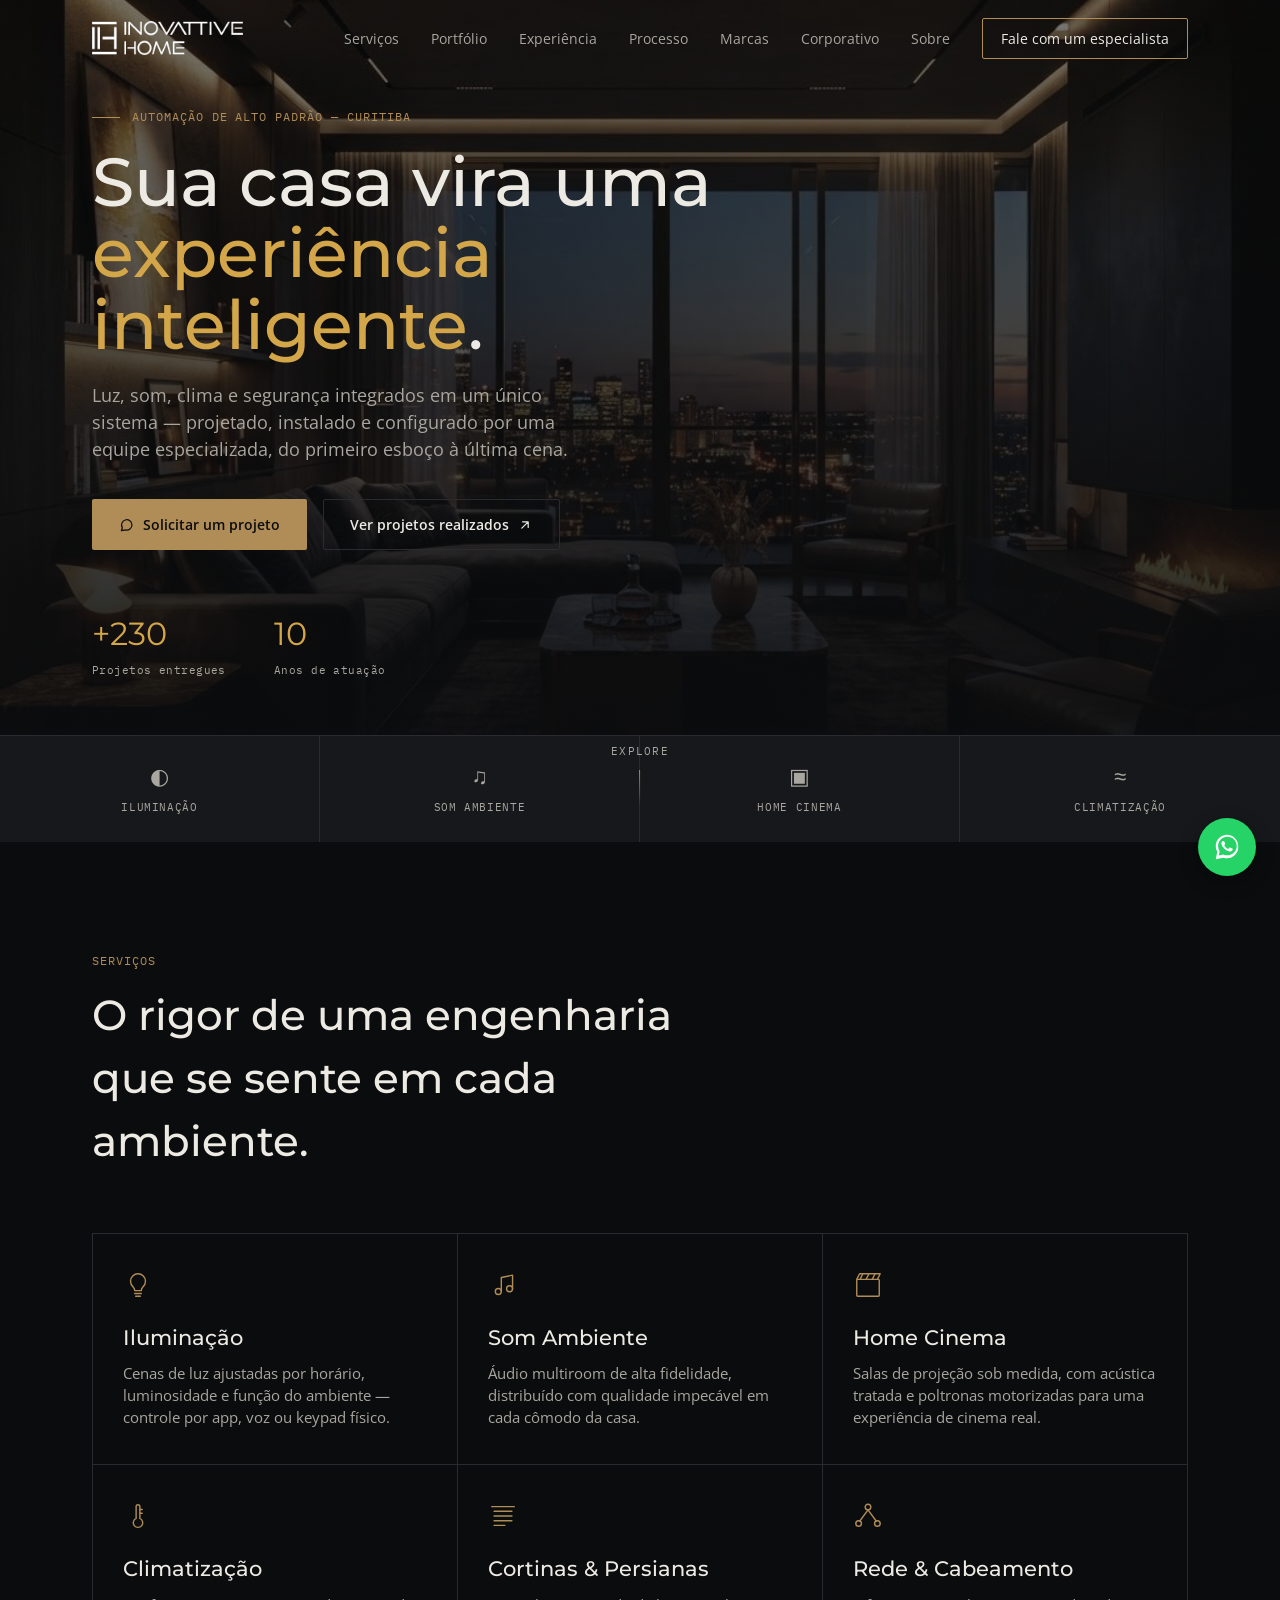
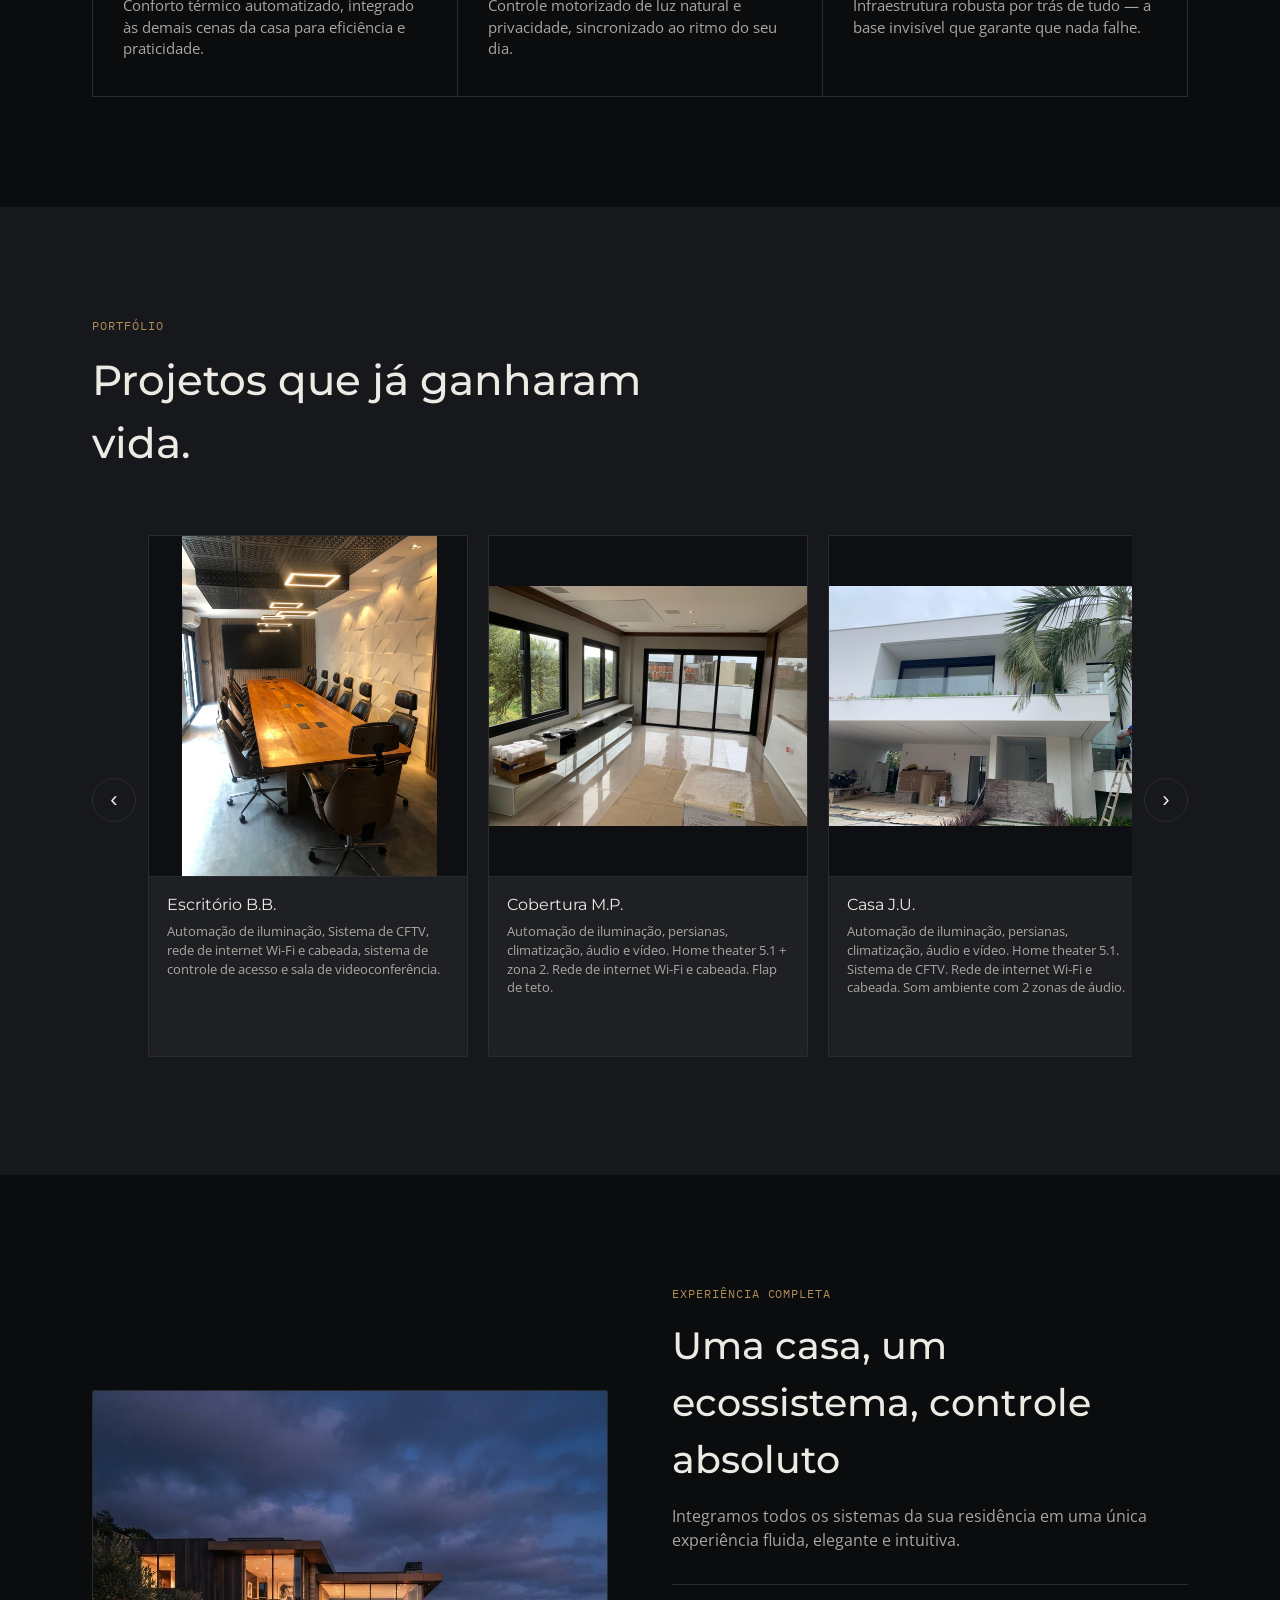
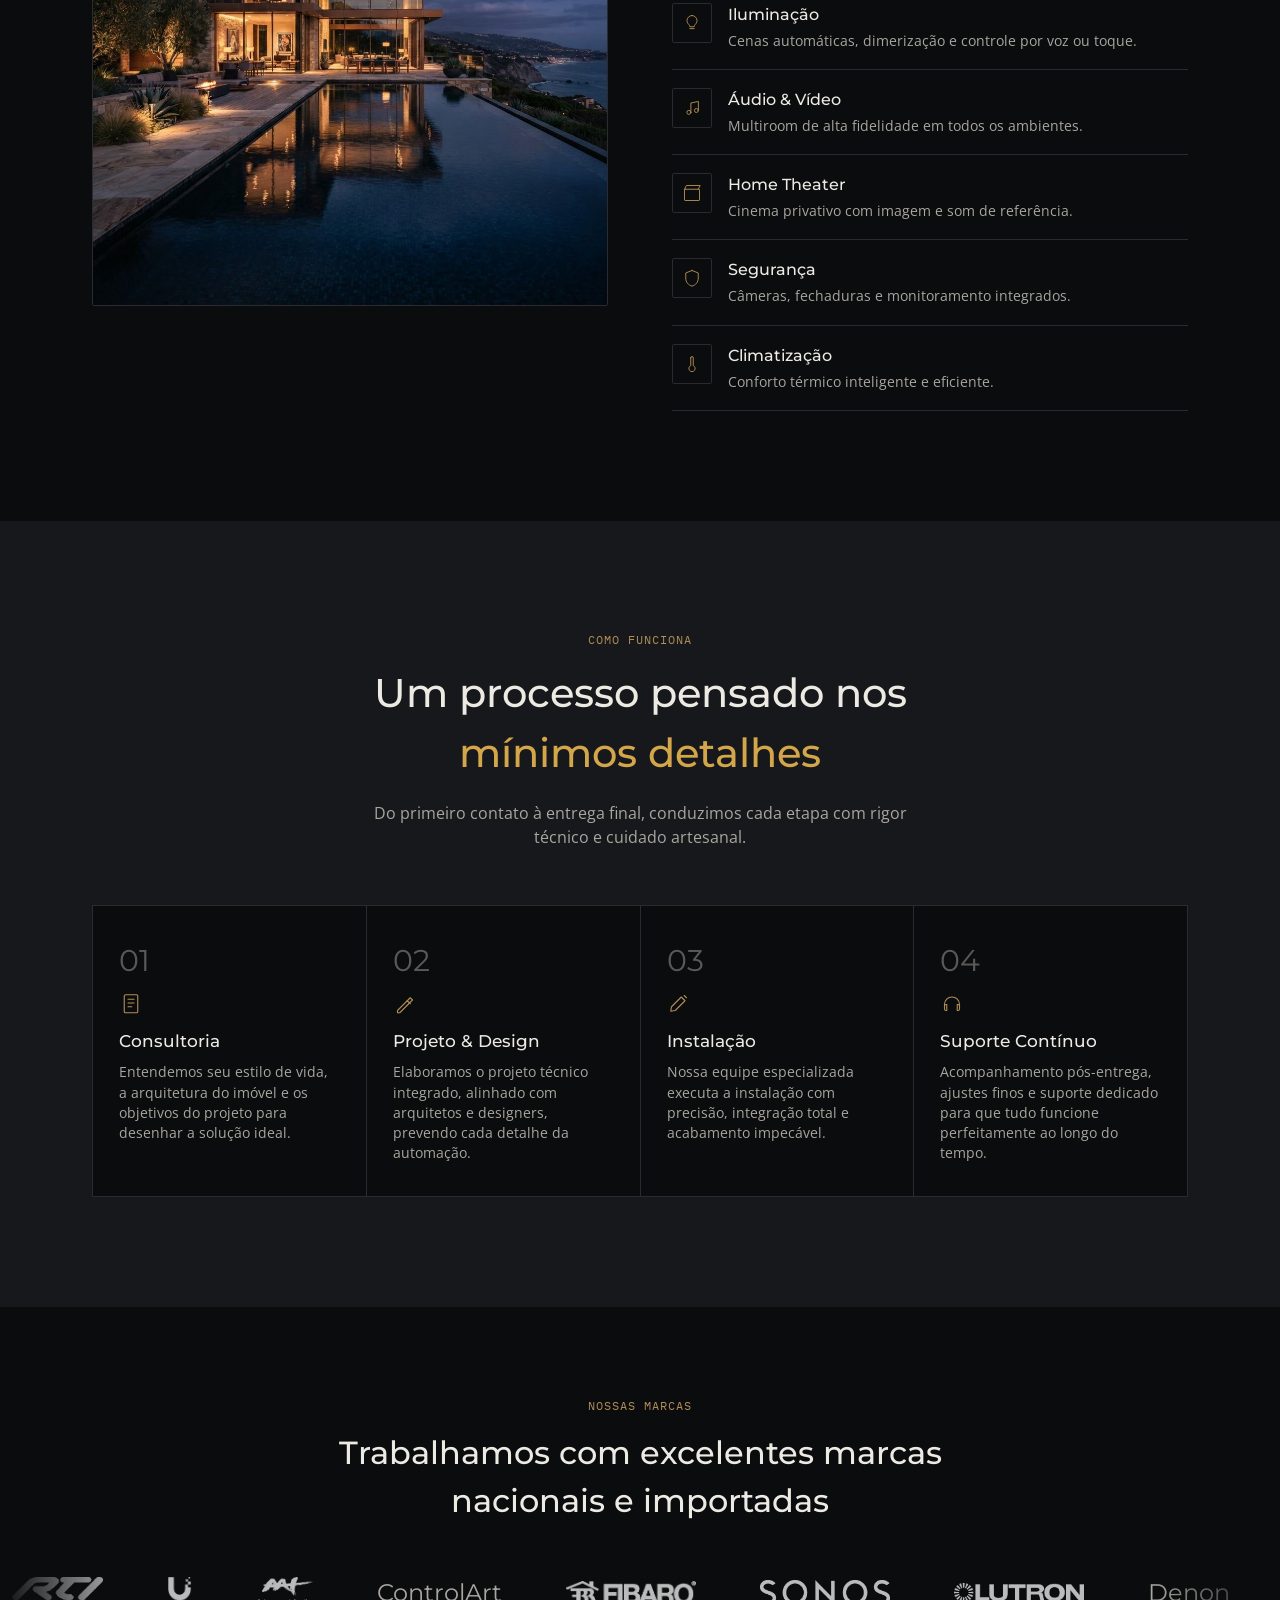
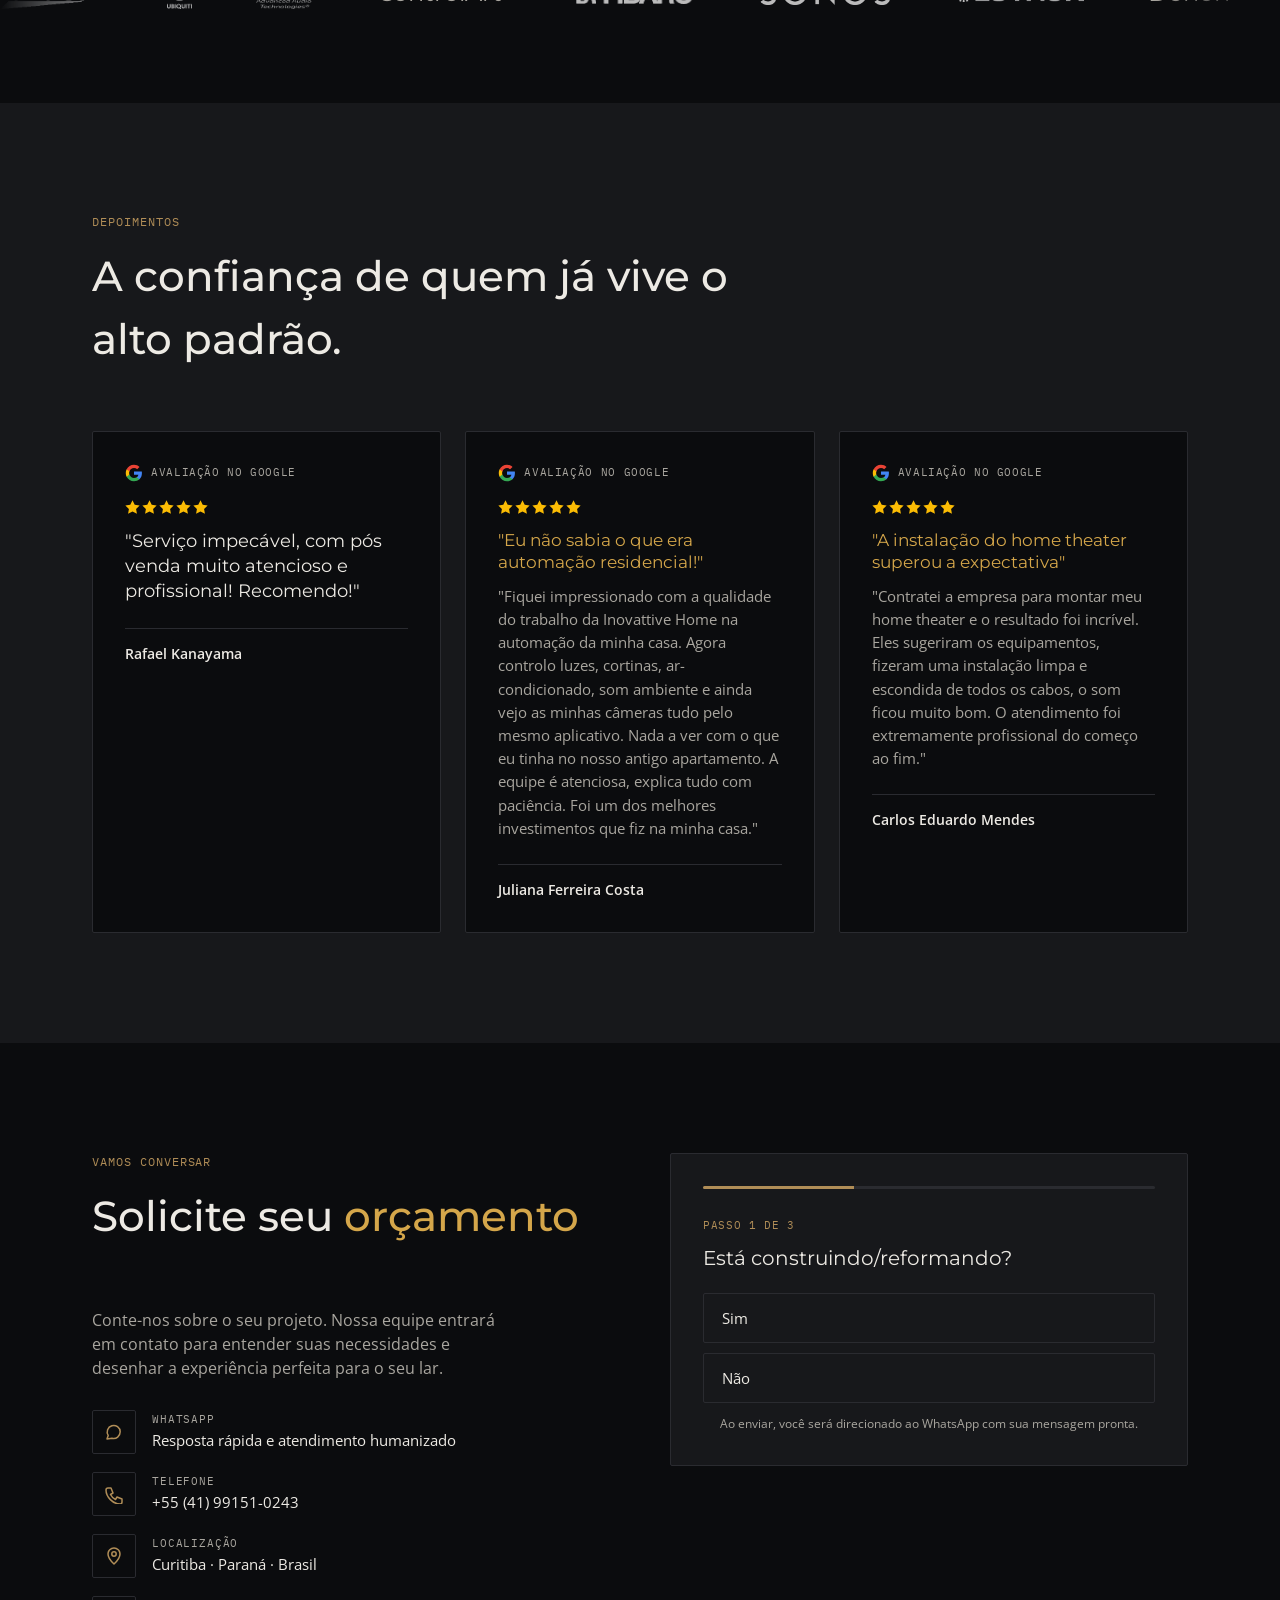
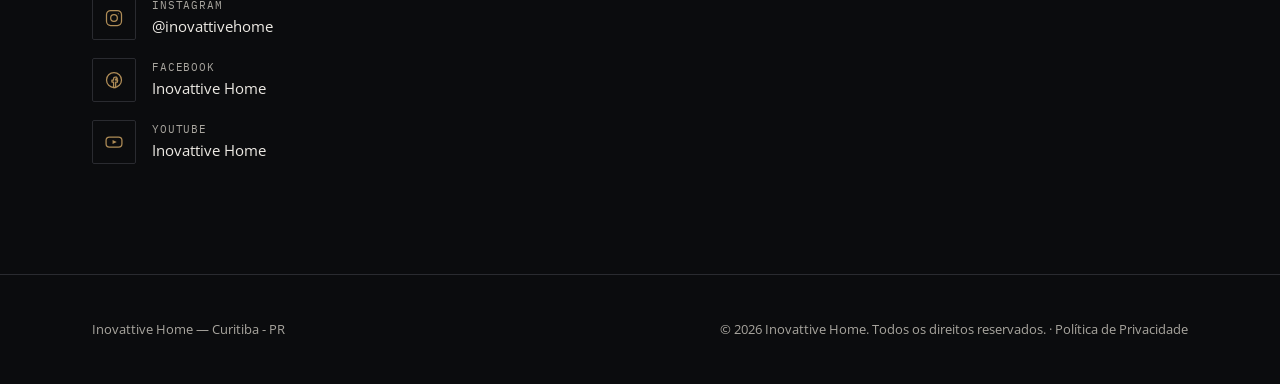
<file: index.html>
<!DOCTYPE html>
<html lang="pt-BR">
<head>
<!-- Google Tag Manager -->
<script>(function(w,d,s,l,i){w[l]=w[l]||[];w[l].push({'gtm.start':
new Date().getTime(),event:'gtm.js'});var f=d.getElementsByTagName(s)[0],
j=d.createElement(s),dl=l!='dataLayer'?'&l='+l:'';j.async=true;j.src=
'https://www.googletagmanager.com/gtm.js?id='+i+dl;f.parentNode.insertBefore(j,f);
})(window,document,'script','dataLayer','GTM-NXWMRC7');</script>
<!-- End Google Tag Manager -->
<meta charset="UTF-8">
<meta name="viewport" content="width=device-width, initial-scale=1.0">
<title>Inovattive Home — Automação Residencial de Alto Padrão</title>
<meta name="description" content="Automação residencial premium em Curitiba e Balneário Camboriú. Iluminação, som ambiente, home cinema, climatização e cortinas integrados com Lutron, RTI e Fibaro.">
<link rel="canonical" href="https://inovattivehome.com.br/">
<link rel="icon" href="img/favicon.ico" sizes="any">
<link rel="icon" type="image/png" href="img/favicon-32x32.png" sizes="32x32">
<link rel="icon" type="image/png" href="img/favicon-192x192.png" sizes="192x192">
<link rel="apple-touch-icon" href="img/apple-touch-icon.png">

<meta property="og:type" content="website">
<meta property="og:site_name" content="Inovattive Home">
<meta property="og:title" content="Inovattive Home — Automação Residencial de Alto Padrão">
<meta property="og:description" content="Automação residencial premium em Curitiba e Balneário Camboriú. Iluminação, som ambiente, home cinema, climatização e cortinas integrados com Lutron, RTI e Fibaro.">
<meta property="og:url" content="https://inovattivehome.com.br/">
<meta property="og:image" content="https://inovattivehome.com.br/img/hero-home.jpg">
<meta property="og:locale" content="pt_BR">

<meta name="twitter:card" content="summary_large_image">
<meta name="twitter:title" content="Inovattive Home — Automação Residencial de Alto Padrão">
<meta name="twitter:description" content="Automação residencial premium em Curitiba e Balneário Camboriú.">
<meta name="twitter:image" content="https://inovattivehome.com.br/img/hero-home.jpg">

<script type="application/ld+json">
{
  "@context": "https://schema.org",
  "@type": "LocalBusiness",
  "name": "Inovattive Home",
  "image": "https://inovattivehome.com.br/img/hero-home.jpg",
  "url": "https://inovattivehome.com.br/",
  "telephone": "+5541991510243",
  "priceRange": "$$$",
  "address": {
    "@type": "PostalAddress",
    "streetAddress": "Rua Jerônimo Durski, 1427",
    "addressLocality": "Curitiba",
    "addressRegion": "PR",
    "addressCountry": "BR"
  },
  "areaServed": ["Curitiba", "Balneário Camboriú"],
  "description": "Automação residencial de alto padrão: iluminação, som ambiente, home cinema, climatização e cortinas integrados com Lutron, RTI, Fibaro e outras marcas premium."
}
</script>
<link rel="preconnect" href="https://fonts.googleapis.com">
<link href="https://fonts.googleapis.com/css2?family=Montserrat:wght@400;500;600;700&family=Open+Sans:wght@400;500;600;700&family=IBM+Plex+Mono:wght@400;500&display=swap" rel="stylesheet">
<link rel="stylesheet" href="css/style.css?v=12">
</head>
<body>
<!-- Google Tag Manager (noscript) -->
<noscript><iframe src="https://www.googletagmanager.com/ns.html?id=GTM-NXWMRC7"
height="0" width="0" style="display:none;visibility:hidden"></iframe></noscript>
<!-- End Google Tag Manager (noscript) -->

<header class="site-header">
  <div class="wrap header-row">
    <a href="index.html" class="logo"><img src="img/logo.png" alt="Inovattive Home"></a>
    <button class="nav-toggle" aria-label="Abrir menu" aria-expanded="false">
      <span></span><span></span><span></span>
    </button>
    <nav class="main-nav">
      <a href="#servicos">Serviços</a>
      <a href="#portfolio">Portfólio</a>
      <a href="#experiencia">Experiência</a>
      <a href="#processo">Processo</a>
      <a href="#marcas">Marcas</a>
      <a href="corporativo/index.html">Corporativo</a>
      <a href="sobre/index.html">Sobre</a>
      <a href="#contact-form" class="nav-cta">Fale com um especialista</a>
    </nav>
  </div>
</header>

<section class="hero">
  <div class="hero-bg" aria-hidden="true"></div>
  <div class="wrap hero-content">
    <div class="hero-text">
      <p class="eyebrow"><span class="eyebrow-line"></span>Automação de Alto Padrão — Curitiba</p>
      <h1>Sua casa vira uma <em>experiência inteligente</em>.</h1>
      <p class="hero-sub">Luz, som, clima e segurança integrados em um único sistema — projetado, instalado e configurado por uma equipe especializada, do primeiro esboço à última cena.</p>
      <div class="hero-actions">
        <a href="#contact-form" class="btn btn-primary">
          <svg viewBox="0 0 20 20" fill="none" stroke="currentColor" stroke-width="1.5" stroke-linecap="round" stroke-linejoin="round" width="16" height="16"><path d="M3 17l1.2-3.6A6.5 6.5 0 1 1 8 16.2L3 17z"/></svg>
          Solicitar um projeto
        </a>
        <a href="#portfolio" class="btn btn-ghost">
          Ver projetos realizados
          <svg viewBox="0 0 20 20" fill="none" stroke="currentColor" stroke-width="1.5" stroke-linecap="round" stroke-linejoin="round" width="16" height="16"><path d="M6 14L14 6M14 6H7M14 6v7"/></svg>
        </a>
      </div>
    </div>

    <div class="hero-stats">
      <div class="stat">
        <span class="stat-num">+230</span>
        <span class="stat-label">Projetos entregues</span>
      </div>
      <div class="stat">
        <span class="stat-num">10</span>
        <span class="stat-label">Anos de atuação</span>
      </div>
    </div>

    <div class="explore-cue">
      <span>Explore</span>
      <span class="explore-line"></span>
    </div>
  </div>

  <!-- Elemento de assinatura: keypad de cenas, no estilo dos controles Lutron -->
  <div class="scene-keypad" role="group" aria-label="Ambientes de automação">
    <button class="scene-btn" data-scene="iluminacao">
      <span class="scene-icon" aria-hidden="true">◐</span>
      <span class="scene-label">Iluminação</span>
    </button>
    <button class="scene-btn" data-scene="som">
      <span class="scene-icon" aria-hidden="true">♫</span>
      <span class="scene-label">Som Ambiente</span>
    </button>
    <button class="scene-btn" data-scene="cinema">
      <span class="scene-icon" aria-hidden="true">▣</span>
      <span class="scene-label">Home Cinema</span>
    </button>
    <button class="scene-btn" data-scene="clima">
      <span class="scene-icon" aria-hidden="true">≈</span>
      <span class="scene-label">Climatização</span>
    </button>
  </div>
</section>

<section id="servicos" class="services">
  <div class="wrap">
    <p class="section-eyebrow">Serviços</p>
    <h2>O rigor de uma engenharia que se sente em cada ambiente.</h2>
    <div class="services-grid">
      <article class="service-card">
        <span class="service-icon" aria-hidden="true">
          <svg viewBox="0 0 32 32" fill="none" stroke="currentColor" stroke-width="1.5" stroke-linecap="round" stroke-linejoin="round">
            <path d="M16 4a8 8 0 0 0-8 8c0 3 1.5 5 3 6.5 1 1 1.5 2 1.5 3.5h7c0-1.5.5-2.5 1.5-3.5 1.5-1.5 3-3.5 3-6.5a8 8 0 0 0-8-8z"/>
            <line x1="12.5" y1="25" x2="19.5" y2="25"/>
            <line x1="13.5" y1="28" x2="18.5" y2="28"/>
          </svg>
        </span>
        <h3>Iluminação</h3>
        <p>Cenas de luz ajustadas por horário, luminosidade e função do ambiente — controle por app, voz ou keypad físico.</p>
      </article>
      <article class="service-card">
        <span class="service-icon" aria-hidden="true">
          <svg viewBox="0 0 32 32" fill="none" stroke="currentColor" stroke-width="1.5" stroke-linecap="round" stroke-linejoin="round">
            <circle cx="11" cy="23" r="3.2"/>
            <circle cx="23" cy="20" r="3.2"/>
            <path d="M14.2 23V8l12-2.5v14.5"/>
          </svg>
        </span>
        <h3>Som Ambiente</h3>
        <p>Áudio multiroom de alta fidelidade, distribuído com qualidade impecável em cada cômodo da casa.</p>
      </article>
      <article class="service-card">
        <span class="service-icon" aria-hidden="true">
          <svg viewBox="0 0 32 32" fill="none" stroke="currentColor" stroke-width="1.5" stroke-linecap="round" stroke-linejoin="round">
            <rect x="4" y="10" width="24" height="18" rx="1"/>
            <path d="M4 10l3-6h22l-3 6"/>
            <line x1="10.5" y1="4" x2="7.5" y2="10"/>
            <line x1="17" y1="4" x2="14" y2="10"/>
            <line x1="23.5" y1="4" x2="20.5" y2="10"/>
          </svg>
        </span>
        <h3>Home Cinema</h3>
        <p>Salas de projeção sob medida, com acústica tratada e poltronas motorizadas para uma experiência de cinema real.</p>
      </article>
      <article class="service-card">
        <span class="service-icon" aria-hidden="true">
          <svg viewBox="0 0 32 32" fill="none" stroke="currentColor" stroke-width="1.5" stroke-linecap="round" stroke-linejoin="round">
            <path d="M14 6a2 2 0 0 1 4 0v12.6a5 5 0 1 1-4 0V6z"/>
            <line x1="18" y1="9" x2="20.5" y2="9"/>
            <line x1="18" y1="13" x2="20.5" y2="13"/>
          </svg>
        </span>
        <h3>Climatização</h3>
        <p>Conforto térmico automatizado, integrado às demais cenas da casa para eficiência e praticidade.</p>
      </article>
      <article class="service-card">
        <span class="service-icon" aria-hidden="true">
          <svg viewBox="0 0 32 32" fill="none" stroke="currentColor" stroke-width="1.5" stroke-linecap="round" stroke-linejoin="round">
            <line x1="4" y1="6" x2="28" y2="6"/>
            <line x1="6.5" y1="11" x2="25.5" y2="11"/>
            <line x1="6.5" y1="16" x2="25.5" y2="16"/>
            <line x1="6.5" y1="21" x2="25.5" y2="21"/>
            <line x1="6.5" y1="26" x2="18" y2="26"/>
          </svg>
        </span>
        <h3>Cortinas & Persianas</h3>
        <p>Controle motorizado de luz natural e privacidade, sincronizado ao ritmo do seu dia.</p>
      </article>
      <article class="service-card">
        <span class="service-icon" aria-hidden="true">
          <svg viewBox="0 0 32 32" fill="none" stroke="currentColor" stroke-width="1.5" stroke-linecap="round" stroke-linejoin="round">
            <circle cx="16" cy="6.5" r="3"/>
            <circle cx="6" cy="24" r="3"/>
            <circle cx="26" cy="24" r="3"/>
            <line x1="16" y1="9.5" x2="7.3" y2="21.3"/>
            <line x1="16" y1="9.5" x2="24.7" y2="21.3"/>
          </svg>
        </span>
        <h3>Rede & Cabeamento</h3>
        <p>Infraestrutura robusta por trás de tudo — a base invisível que garante que nada falhe.</p>
      </article>
    </div>
  </div>
</section>

<div class="mobile-whatsapp-cta">
  <div class="wrap">
    <p>Fale agora com um especialista.</p>
    <a href="#contact-form" class="btn btn-primary">
      <svg viewBox="0 0 20 20" fill="none" stroke="currentColor" stroke-width="1.5" stroke-linecap="round" stroke-linejoin="round" width="16" height="16"><path d="M3 17l1.2-3.6A6.5 6.5 0 1 1 8 16.2L3 17z"/></svg>
      Solicitar um projeto
    </a>
  </div>
</div>

<section id="portfolio" class="portfolio">
  <div class="wrap">
    <p class="section-eyebrow">Portfólio</p>
    <h2>Projetos que já ganharam vida.</h2>
    <div class="carousel" id="portfolio-carousel">
      <button class="carousel-btn carousel-prev" aria-label="Anterior">‹</button>
      <div class="carousel-track" id="carousel-track">
        <figure class="carousel-item">
          <div class="carousel-img-wrap"><img src="img/projetos/projeto-01.jpg" alt="Escritório B.B." loading="lazy"></div>
          <figcaption>
            <span class="carousel-title">Escritório B.B.</span>
            <span class="carousel-desc">Automação de iluminação, Sistema de CFTV, rede de internet Wi-Fi e cabeada, sistema de controle de acesso e sala de videoconferência.</span>
          </figcaption>
        </figure>
        <figure class="carousel-item">
          <div class="carousel-img-wrap"><img src="img/projetos/projeto-02.jpg" alt="Cobertura M.P." loading="lazy"></div>
          <figcaption>
            <span class="carousel-title">Cobertura M.P.</span>
            <span class="carousel-desc">Automação de iluminação, persianas, climatização, áudio e vídeo. Home theater 5.1 + zona 2. Rede de internet Wi-Fi e cabeada. Flap de teto.</span>
          </figcaption>
        </figure>
        <figure class="carousel-item">
          <div class="carousel-img-wrap"><img src="img/projetos/projeto-03.jpg" alt="Casa J.U." loading="lazy"></div>
          <figcaption>
            <span class="carousel-title">Casa J.U.</span>
            <span class="carousel-desc">Automação de iluminação, persianas, climatização, áudio e vídeo. Home theater 5.1. Sistema de CFTV. Rede de internet Wi-Fi e cabeada. Som ambiente com 2 zonas de áudio.</span>
          </figcaption>
        </figure>
        <figure class="carousel-item">
          <div class="carousel-img-wrap"><img src="img/projetos/projeto-04.jpg" alt="Casa M.M." loading="lazy"></div>
          <figcaption>
            <span class="carousel-title">Casa M.M.</span>
            <span class="carousel-desc">Automação de iluminação, persianas, climatização, áudio e vídeo. 2 sistemas de home theater 5.1 + zona 2. Sistema de CFTV. Rede de internet Wi-Fi e cabeada.</span>
          </figcaption>
        </figure>
        <figure class="carousel-item">
          <div class="carousel-img-wrap"><img src="img/projetos/projeto-05.jpg" alt="Casa D.L." loading="lazy"></div>
          <figcaption>
            <span class="carousel-title">Casa D.L.</span>
            <span class="carousel-desc">Automação de iluminação, persianas, climatização, áudio e vídeo. Home theater 5.1 + zona 2. Sistema de CFTV. Rede de internet Wi-Fi e cabeada. Som ambiente com 2 zonas de áudio. Flap de teto.</span>
          </figcaption>
        </figure>
        <figure class="carousel-item">
          <div class="carousel-img-wrap"><img src="img/projetos/projeto-06.jpg" alt="Casa M.Z." loading="lazy"></div>
          <figcaption>
            <span class="carousel-title">Casa M.Z.</span>
            <span class="carousel-desc">Sistema de CFTV. Rede de internet Wi-Fi e cabeada. Som ambiente com 4 zonas de áudio.</span>
          </figcaption>
        </figure>
        <figure class="carousel-item">
          <div class="carousel-img-wrap"><img src="img/projetos/projeto-07.jpg" alt="Apartamento F.R." loading="lazy"></div>
          <figcaption>
            <span class="carousel-title">Apartamento F.R.</span>
            <span class="carousel-desc">Sistema de home theater 5.1 + zona 2. Sistema de CFTV. Rede de internet Wi-Fi e cabeada.</span>
          </figcaption>
        </figure>
        <figure class="carousel-item">
          <div class="carousel-img-wrap"><img src="img/projetos/projeto-08.jpg" alt="Casa P.C." loading="lazy"></div>
          <figcaption>
            <span class="carousel-title">Casa P.C.</span>
            <span class="carousel-desc">Automação de iluminação, persianas, climatização, áudio e vídeo. Home theater 5.1 + zona 2. Sistema de CFTV. Rede de internet Wi-Fi e cabeada. Som ambiente com 4 zonas de áudio.</span>
          </figcaption>
        </figure>
        <figure class="carousel-item">
          <div class="carousel-img-wrap"><img src="img/projetos/projeto-09.jpg" alt="Apartamento A.C." loading="lazy"></div>
          <figcaption>
            <span class="carousel-title">Apartamento A.C.</span>
            <span class="carousel-desc">Sistema de home theater 5.1 + zona 2. Sistema de CFTV. Rede de internet Wi-Fi e cabeada.</span>
          </figcaption>
        </figure>
        <figure class="carousel-item">
          <div class="carousel-img-wrap"><img src="img/projetos/projeto-10.jpg" alt="Apartamento D.S." loading="lazy"></div>
          <figcaption>
            <span class="carousel-title">Apartamento D.S.</span>
            <span class="carousel-desc">Sistema de home theater 5.1 + zona 2. Sistema de CFTV. Rede de internet Wi-Fi e cabeada.</span>
          </figcaption>
        </figure>
        <figure class="carousel-item">
          <div class="carousel-img-wrap"><img src="img/projetos/projeto-11.jpg" alt="Apartamento C.H." loading="lazy"></div>
          <figcaption>
            <span class="carousel-title">Apartamento C.H.</span>
            <span class="carousel-desc">Sistema de home theater 5.1 + zona 2. Rede de internet Wi-Fi e cabeada.</span>
          </figcaption>
        </figure>
        <figure class="carousel-item">
          <div class="carousel-img-wrap"><img src="img/projetos/projeto-12.jpg" alt="Casa V.B." loading="lazy"></div>
          <figcaption>
            <span class="carousel-title">Casa V.B.</span>
            <span class="carousel-desc">Automação de iluminação. Sistema de CFTV. Rede de internet Wi-Fi e cabeada. Som ambiente com 2 zonas de áudio.</span>
          </figcaption>
        </figure>
        <figure class="carousel-item">
          <div class="carousel-img-wrap"><img src="img/projetos/projeto-13.jpg" alt="Casa S.K." loading="lazy"></div>
          <figcaption>
            <span class="carousel-title">Casa S.K.</span>
            <span class="carousel-desc">Automação de iluminação, persianas, climatização, áudio e vídeo. Home theater 7.2. Sistema de CFTV. Rede de internet Wi-Fi e cabeada. Som ambiente com 6 zonas de áudio. Sistema de controle de acesso (portões e portas).</span>
          </figcaption>
        </figure>
        <figure class="carousel-item">
          <div class="carousel-img-wrap"><img src="img/projetos/projeto-14.jpg" alt="Casa R.K." loading="lazy"></div>
          <figcaption>
            <span class="carousel-title">Casa R.K.</span>
            <span class="carousel-desc">Automação de iluminação, persianas, climatização, áudio e vídeo. Sistema de CFTV. Rede de internet Wi-Fi e cabeada.</span>
          </figcaption>
        </figure>
        <figure class="carousel-item">
          <div class="carousel-img-wrap"><img src="img/projetos/projeto-15.jpg" alt="Casa E.M." loading="lazy"></div>
          <figcaption>
            <span class="carousel-title">Casa E.M.</span>
            <span class="carousel-desc">Automação de iluminação, persianas. Sistema de CFTV. Rede de internet Wi-Fi e cabeada.</span>
          </figcaption>
        </figure>
        <figure class="carousel-item">
          <div class="carousel-img-wrap"><img src="img/projetos/projeto-16.jpg" alt="Casa V.G." loading="lazy"></div>
          <figcaption>
            <span class="carousel-title">Casa V.G.</span>
            <span class="carousel-desc">Sistema de CFTV. Rede de internet Wi-Fi e cabeada. Som ambiente com 4 zonas de áudio.</span>
          </figcaption>
        </figure>
        <figure class="carousel-item">
          <div class="carousel-img-wrap"><img src="img/projetos/projeto-17.jpg" alt="Casa D.R." loading="lazy"></div>
          <figcaption>
            <span class="carousel-title">Casa D.R.</span>
            <span class="carousel-desc">Automação de iluminação, persianas, climatização, áudio e vídeo. Home theater 5.1. Sistema de CFTV. Rede de internet Wi-Fi e cabeada. Som ambiente com 4 zonas de áudio.</span>
          </figcaption>
        </figure>
        <figure class="carousel-item">
          <div class="carousel-img-wrap"><img src="img/projetos/projeto-18.jpg" alt="3T Engenharia" loading="lazy"></div>
          <figcaption>
            <span class="carousel-title">3T Engenharia</span>
            <span class="carousel-desc">Automação de iluminação, persianas, climatização, áudio e vídeo. Sistema de CFTV. Rede de internet Wi-Fi e cabeada. Som ambiente com 5 zonas de áudio. Sistema de controle de acesso. Sala de videoconferência.</span>
          </figcaption>
        </figure>
        <figure class="carousel-item">
          <div class="carousel-img-wrap"><img src="img/projetos/projeto-19.jpg" alt="Apartamento B.B." loading="lazy"></div>
          <figcaption>
            <span class="carousel-title">Apartamento B.B.</span>
            <span class="carousel-desc">Automação de iluminação, persianas, climatização, áudio e vídeo. Home theater 5.1 + zona 2. Sistema de CFTV. Rede de internet Wi-Fi e cabeada. Som ambiente com 2 zonas de áudio.</span>
          </figcaption>
        </figure>
        <figure class="carousel-item">
          <div class="carousel-img-wrap"><img src="img/projetos/projeto-19.jpg" alt="Cobertura G.P." loading="lazy"></div>
          <figcaption>
            <span class="carousel-title">Cobertura G.P.</span>
            <span class="carousel-desc">Automação de iluminação, persianas, climatização, áudio e vídeo. Home theater 5.1 + zona 2. Sistema de CFTV. Rede de internet Wi-Fi e cabeada.</span>
          </figcaption>
        </figure>
        <figure class="carousel-item">
          <div class="carousel-img-wrap"><img src="img/projetos/projeto-19.jpg" alt="Apartamento F.Z." loading="lazy"></div>
          <figcaption>
            <span class="carousel-title">Apartamento F.Z.</span>
            <span class="carousel-desc">Automação de iluminação, persianas. Home theater 5.1 + zona 2. Sistema de CFTV. Rede de internet Wi-Fi e cabeada.</span>
          </figcaption>
        </figure>
        <figure class="carousel-item">
          <div class="carousel-img-wrap"><img src="img/projetos/projeto-20.jpg" alt="Apartamento F.B." loading="lazy"></div>
          <figcaption>
            <span class="carousel-title">Apartamento F.B.</span>
            <span class="carousel-desc">Home theater 5.1 + zona 2. Sistema de CFTV. Rede de internet Wi-Fi e cabeada.</span>
          </figcaption>
        </figure>
        <figure class="carousel-item">
          <div class="carousel-img-wrap"><img src="img/projetos/projeto-21.jpg" alt="Cobertura M.P. (Flap de teto)" loading="lazy"></div>
          <figcaption>
            <span class="carousel-title">Cobertura M.P. (Flap de teto)</span>
            <span class="carousel-desc">Automação de iluminação, persianas, climatização, áudio e vídeo. Home theater 5.1 + zona 2. Rede de internet Wi-Fi e cabeada. Flap de teto.</span>
          </figcaption>
        </figure>
      </div>
      <button class="carousel-btn carousel-next" aria-label="Próximo">›</button>
    </div>
  </div>
</section>

<div class="mobile-whatsapp-cta">
  <div class="wrap">
    <p>Fale agora com um especialista.</p>
    <a href="#contact-form" class="btn btn-primary">
      <svg viewBox="0 0 20 20" fill="none" stroke="currentColor" stroke-width="1.5" stroke-linecap="round" stroke-linejoin="round" width="16" height="16"><path d="M3 17l1.2-3.6A6.5 6.5 0 1 1 8 16.2L3 17z"/></svg>
      Solicitar um projeto
    </a>
  </div>
</div>

<section id="experiencia" class="experience">
  <div class="wrap experience-grid">
    <div class="experience-img">
      <img src="img/experience.jpg" alt="Casa com piscina e vista para o mar">
    </div>
    <div class="experience-text">
      <p class="section-eyebrow">Experiência Completa</p>
      <h2>Uma casa, um ecossistema, controle absoluto</h2>
      <p class="experience-sub">Integramos todos os sistemas da sua residência em uma única experiência fluida, elegante e intuitiva.</p>
      <ul class="experience-list">
        <li>
          <span class="experience-icon" aria-hidden="true">
            <svg viewBox="0 0 32 32" fill="none" stroke="currentColor" stroke-width="1.5" stroke-linecap="round" stroke-linejoin="round"><path d="M16 4a8 8 0 0 0-8 8c0 3 1.5 5 3 6.5 1 1 1.5 2 1.5 3.5h7c0-1.5.5-2.5 1.5-3.5 1.5-1.5 3-3.5 3-6.5a8 8 0 0 0-8-8z"/><line x1="12.5" y1="25" x2="19.5" y2="25"/></svg>
          </span>
          <div>
            <h3>Iluminação</h3>
            <p>Cenas automáticas, dimerização e controle por voz ou toque.</p>
          </div>
        </li>
        <li>
          <span class="experience-icon" aria-hidden="true">
            <svg viewBox="0 0 32 32" fill="none" stroke="currentColor" stroke-width="1.5" stroke-linecap="round" stroke-linejoin="round"><circle cx="11" cy="23" r="3.2"/><circle cx="23" cy="20" r="3.2"/><path d="M14.2 23V8l12-2.5v14.5"/></svg>
          </span>
          <div>
            <h3>Áudio & Vídeo</h3>
            <p>Multiroom de alta fidelidade em todos os ambientes.</p>
          </div>
        </li>
        <li>
          <span class="experience-icon" aria-hidden="true">
            <svg viewBox="0 0 32 32" fill="none" stroke="currentColor" stroke-width="1.5" stroke-linecap="round" stroke-linejoin="round"><rect x="4" y="10" width="24" height="18" rx="1"/><path d="M4 10l3-6h22l-3 6"/></svg>
          </span>
          <div>
            <h3>Home Theater</h3>
            <p>Cinema privativo com imagem e som de referência.</p>
          </div>
        </li>
        <li>
          <span class="experience-icon" aria-hidden="true">
            <svg viewBox="0 0 32 32" fill="none" stroke="currentColor" stroke-width="1.5" stroke-linecap="round" stroke-linejoin="round"><path d="M16 4l10 4v8c0 7-4.5 11.5-10 13-5.5-1.5-10-6-10-13V8l10-4z"/></svg>
          </span>
          <div>
            <h3>Segurança</h3>
            <p>Câmeras, fechaduras e monitoramento integrados.</p>
          </div>
        </li>
        <li>
          <span class="experience-icon" aria-hidden="true">
            <svg viewBox="0 0 32 32" fill="none" stroke="currentColor" stroke-width="1.5" stroke-linecap="round" stroke-linejoin="round"><path d="M14 6a2 2 0 0 1 4 0v12.6a5 5 0 1 1-4 0V6z"/></svg>
          </span>
          <div>
            <h3>Climatização</h3>
            <p>Conforto térmico inteligente e eficiente.</p>
          </div>
        </li>
      </ul>
    </div>
  </div>
</section>

<section id="processo" class="process">
  <div class="wrap">
    <p class="section-eyebrow" style="text-align:center;">Como Funciona</p>
    <h2 class="process-title">Um processo pensado nos <em>mínimos detalhes</em></h2>
    <p class="process-sub">Do primeiro contato à entrega final, conduzimos cada etapa com rigor técnico e cuidado artesanal.</p>
    <div class="process-grid">
      <div class="process-step">
        <span class="process-num">01</span>
        <span class="process-icon" aria-hidden="true">
          <svg viewBox="0 0 32 32" fill="none" stroke="currentColor" stroke-width="1.5" stroke-linecap="round" stroke-linejoin="round"><rect x="7" y="5" width="18" height="24" rx="1.5"/><line x1="12" y1="11" x2="20" y2="11"/><line x1="12" y1="16" x2="20" y2="16"/><line x1="12" y1="21" x2="17" y2="21"/></svg>
        </span>
        <h3>Consultoria</h3>
        <p>Entendemos seu estilo de vida, a arquitetura do imóvel e os objetivos do projeto para desenhar a solução ideal.</p>
      </div>
      <div class="process-step">
        <span class="process-num">02</span>
        <span class="process-icon" aria-hidden="true">
          <svg viewBox="0 0 32 32" fill="none" stroke="currentColor" stroke-width="1.5" stroke-linecap="round" stroke-linejoin="round"><path d="M6 26L23 9l3 3-17 17H6v-3z"/><line x1="19" y1="13" x2="23" y2="17"/></svg>
        </span>
        <h3>Projeto & Design</h3>
        <p>Elaboramos o projeto técnico integrado, alinhado com arquitetos e designers, prevendo cada detalhe da automação.</p>
      </div>
      <div class="process-step">
        <span class="process-num">03</span>
        <span class="process-icon" aria-hidden="true">
          <svg viewBox="0 0 32 32" fill="none" stroke="currentColor" stroke-width="1.5" stroke-linecap="round" stroke-linejoin="round"><path d="M19 8l5 5-13 13-6 1 1-6 13-13z"/><path d="M23 6l3 3"/></svg>
        </span>
        <h3>Instalação</h3>
        <p>Nossa equipe especializada executa a instalação com precisão, integração total e acabamento impecável.</p>
      </div>
      <div class="process-step">
        <span class="process-num">04</span>
        <span class="process-icon" aria-hidden="true">
          <svg viewBox="0 0 32 32" fill="none" stroke="currentColor" stroke-width="1.5" stroke-linecap="round" stroke-linejoin="round"><path d="M6 18a10 10 0 0 1 20 0"/><path d="M6 18v6a2 2 0 0 0 2 2h1v-8H8a2 2 0 0 0-2 2z"/><path d="M26 18v6a2 2 0 0 1-2 2h-1v-8h1a2 2 0 0 1 2 2z"/></svg>
        </span>
        <h3>Suporte Contínuo</h3>
        <p>Acompanhamento pós-entrega, ajustes finos e suporte dedicado para que tudo funcione perfeitamente ao longo do tempo.</p>
      </div>
    </div>
  </div>
</section>

<section id="marcas" class="brands">
  <div class="wrap">
    <p class="section-eyebrow" style="text-align:center;">Nossas Marcas</p>
    <h2 class="brands-title">Trabalhamos com excelentes marcas nacionais e importadas</h2>
  </div>
  <div class="brands-marquee">
    <div class="brands-track">
      <a class="brand-item" href="rti/index.html"><img src="img/brands/rti.png" alt="RTI"></a>
      <a class="brand-item" href="unifi/index.html"><img src="img/brands/ubiquiti.png" alt="Ubiquiti UniFi"></a>
      <a class="brand-item" href="aat/index.html"><img src="img/brands/aat.png" alt="AAT"></a>
      <a class="brand-item" href="controlart/index.html">ControlArt</a>
      <a class="brand-item" href="fibaro/index.html"><img src="img/brands/fibaro.png" alt="Fibaro"></a>
      <a class="brand-item" href="sonos/index.html"><img src="img/brands/sonos.png" alt="Sonos"></a>
      <a class="brand-item" href="lutron/index.html"><img src="img/brands/lutron.png" alt="Lutron"></a>
      <a class="brand-item" href="denon/index.html">Denon</a>
      <a class="brand-item" href="yamaha/index.html">Yamaha</a>
      <a class="brand-item" href="rti/index.html"><img src="img/brands/rti.png" alt="RTI"></a>
      <a class="brand-item" href="unifi/index.html"><img src="img/brands/ubiquiti.png" alt="Ubiquiti UniFi"></a>
      <a class="brand-item" href="aat/index.html"><img src="img/brands/aat.png" alt="AAT"></a>
      <a class="brand-item" href="controlart/index.html">ControlArt</a>
      <a class="brand-item" href="fibaro/index.html"><img src="img/brands/fibaro.png" alt="Fibaro"></a>
      <a class="brand-item" href="sonos/index.html"><img src="img/brands/sonos.png" alt="Sonos"></a>
      <a class="brand-item" href="lutron/index.html"><img src="img/brands/lutron.png" alt="Lutron"></a>
      <a class="brand-item" href="denon/index.html">Denon</a>
      <a class="brand-item" href="yamaha/index.html">Yamaha</a>
    </div>
  </div>
</section>

<section id="depoimentos" class="testimonials">
  <div class="wrap">
    <p class="section-eyebrow">Depoimentos</p>
    <h2>A confiança de quem já vive o alto padrão.</h2>
    <div class="testimonials-grid">
      <blockquote class="testimonial-card">
        <div class="testimonial-source">
          <svg class="google-icon" viewBox="0 0 48 48" aria-hidden="true">
            <path fill="#4285F4" d="M45.12 24.5c0-1.56-.14-3.06-.4-4.5H24v8.51h11.84c-.51 2.75-2.06 5.08-4.39 6.64v5.52h7.11c4.16-3.83 6.56-9.47 6.56-16.17z"/>
            <path fill="#34A853" d="M24 46c5.94 0 10.92-1.97 14.56-5.33l-7.11-5.52c-1.97 1.32-4.49 2.1-7.45 2.1-5.73 0-10.58-3.87-12.31-9.07H4.34v5.7C7.96 41.07 15.4 46 24 46z"/>
            <path fill="#FBBC05" d="M11.69 28.18C11.25 26.86 11 25.45 11 24s.25-2.86.69-4.18v-5.7H4.34C2.85 17.09 2 20.45 2 24s.85 6.91 2.34 9.88l7.35-5.7z"/>
            <path fill="#EA4335" d="M24 10.75c3.23 0 6.13 1.11 8.41 3.29l6.31-6.31C34.91 4.18 29.93 2 24 2 15.4 2 7.96 6.93 4.34 14.12l7.35 5.7c1.73-5.2 6.58-9.07 12.31-9.07z"/>
          </svg>
          <span>Avaliação no Google</span>
        </div>
        <div class="testimonial-stars" aria-label="Avaliação 5 de 5 estrelas">
          <svg viewBox="0 0 16 16"><path d="M8 .25l2.36 4.78 5.27.77-3.81 3.71.9 5.24L8 12.3l-4.72 2.45.9-5.24L.37 5.8l5.27-.77L8 .25z"/></svg>
          <svg viewBox="0 0 16 16"><path d="M8 .25l2.36 4.78 5.27.77-3.81 3.71.9 5.24L8 12.3l-4.72 2.45.9-5.24L.37 5.8l5.27-.77L8 .25z"/></svg>
          <svg viewBox="0 0 16 16"><path d="M8 .25l2.36 4.78 5.27.77-3.81 3.71.9 5.24L8 12.3l-4.72 2.45.9-5.24L.37 5.8l5.27-.77L8 .25z"/></svg>
          <svg viewBox="0 0 16 16"><path d="M8 .25l2.36 4.78 5.27.77-3.81 3.71.9 5.24L8 12.3l-4.72 2.45.9-5.24L.37 5.8l5.27-.77L8 .25z"/></svg>
          <svg viewBox="0 0 16 16"><path d="M8 .25l2.36 4.78 5.27.77-3.81 3.71.9 5.24L8 12.3l-4.72 2.45.9-5.24L.37 5.8l5.27-.77L8 .25z"/></svg>
        </div>
        <p>"Serviço impecável, com pós venda muito atencioso e profissional! Recomendo!"</p>
        <footer>
          <span class="testimonial-name">Rafael Kanayama</span>
        </footer>
      </blockquote>
      <blockquote class="testimonial-card">
        <div class="testimonial-source">
          <svg class="google-icon" viewBox="0 0 48 48" aria-hidden="true">
            <path fill="#4285F4" d="M45.12 24.5c0-1.56-.14-3.06-.4-4.5H24v8.51h11.84c-.51 2.75-2.06 5.08-4.39 6.64v5.52h7.11c4.16-3.83 6.56-9.47 6.56-16.17z"/>
            <path fill="#34A853" d="M24 46c5.94 0 10.92-1.97 14.56-5.33l-7.11-5.52c-1.97 1.32-4.49 2.1-7.45 2.1-5.73 0-10.58-3.87-12.31-9.07H4.34v5.7C7.96 41.07 15.4 46 24 46z"/>
            <path fill="#FBBC05" d="M11.69 28.18C11.25 26.86 11 25.45 11 24s.25-2.86.69-4.18v-5.7H4.34C2.85 17.09 2 20.45 2 24s.85 6.91 2.34 9.88l7.35-5.7z"/>
            <path fill="#EA4335" d="M24 10.75c3.23 0 6.13 1.11 8.41 3.29l6.31-6.31C34.91 4.18 29.93 2 24 2 15.4 2 7.96 6.93 4.34 14.12l7.35 5.7c1.73-5.2 6.58-9.07 12.31-9.07z"/>
          </svg>
          <span>Avaliação no Google</span>
        </div>
        <div class="testimonial-stars" aria-label="Avaliação 5 de 5 estrelas">
          <svg viewBox="0 0 16 16"><path d="M8 .25l2.36 4.78 5.27.77-3.81 3.71.9 5.24L8 12.3l-4.72 2.45.9-5.24L.37 5.8l5.27-.77L8 .25z"/></svg>
          <svg viewBox="0 0 16 16"><path d="M8 .25l2.36 4.78 5.27.77-3.81 3.71.9 5.24L8 12.3l-4.72 2.45.9-5.24L.37 5.8l5.27-.77L8 .25z"/></svg>
          <svg viewBox="0 0 16 16"><path d="M8 .25l2.36 4.78 5.27.77-3.81 3.71.9 5.24L8 12.3l-4.72 2.45.9-5.24L.37 5.8l5.27-.77L8 .25z"/></svg>
          <svg viewBox="0 0 16 16"><path d="M8 .25l2.36 4.78 5.27.77-3.81 3.71.9 5.24L8 12.3l-4.72 2.45.9-5.24L.37 5.8l5.27-.77L8 .25z"/></svg>
          <svg viewBox="0 0 16 16"><path d="M8 .25l2.36 4.78 5.27.77-3.81 3.71.9 5.24L8 12.3l-4.72 2.45.9-5.24L.37 5.8l5.27-.77L8 .25z"/></svg>
        </div>
        <span class="testimonial-title">"Eu não sabia o que era automação residencial!"</span>
        <p class="testimonial-quote">"Fiquei impressionado com a qualidade do trabalho da Inovattive Home na automação da minha casa. Agora controlo luzes, cortinas, ar-condicionado, som ambiente e ainda vejo as minhas câmeras tudo pelo mesmo aplicativo. Nada a ver com o que eu tinha no nosso antigo apartamento. A equipe é atenciosa, explica tudo com paciência. Foi um dos melhores investimentos que fiz na minha casa."</p>
        <footer>
          <span class="testimonial-name">Juliana Ferreira Costa</span>
        </footer>
      </blockquote>
      <blockquote class="testimonial-card">
        <div class="testimonial-source">
          <svg class="google-icon" viewBox="0 0 48 48" aria-hidden="true">
            <path fill="#4285F4" d="M45.12 24.5c0-1.56-.14-3.06-.4-4.5H24v8.51h11.84c-.51 2.75-2.06 5.08-4.39 6.64v5.52h7.11c4.16-3.83 6.56-9.47 6.56-16.17z"/>
            <path fill="#34A853" d="M24 46c5.94 0 10.92-1.97 14.56-5.33l-7.11-5.52c-1.97 1.32-4.49 2.1-7.45 2.1-5.73 0-10.58-3.87-12.31-9.07H4.34v5.7C7.96 41.07 15.4 46 24 46z"/>
            <path fill="#FBBC05" d="M11.69 28.18C11.25 26.86 11 25.45 11 24s.25-2.86.69-4.18v-5.7H4.34C2.85 17.09 2 20.45 2 24s.85 6.91 2.34 9.88l7.35-5.7z"/>
            <path fill="#EA4335" d="M24 10.75c3.23 0 6.13 1.11 8.41 3.29l6.31-6.31C34.91 4.18 29.93 2 24 2 15.4 2 7.96 6.93 4.34 14.12l7.35 5.7c1.73-5.2 6.58-9.07 12.31-9.07z"/>
          </svg>
          <span>Avaliação no Google</span>
        </div>
        <div class="testimonial-stars" aria-label="Avaliação 5 de 5 estrelas">
          <svg viewBox="0 0 16 16"><path d="M8 .25l2.36 4.78 5.27.77-3.81 3.71.9 5.24L8 12.3l-4.72 2.45.9-5.24L.37 5.8l5.27-.77L8 .25z"/></svg>
          <svg viewBox="0 0 16 16"><path d="M8 .25l2.36 4.78 5.27.77-3.81 3.71.9 5.24L8 12.3l-4.72 2.45.9-5.24L.37 5.8l5.27-.77L8 .25z"/></svg>
          <svg viewBox="0 0 16 16"><path d="M8 .25l2.36 4.78 5.27.77-3.81 3.71.9 5.24L8 12.3l-4.72 2.45.9-5.24L.37 5.8l5.27-.77L8 .25z"/></svg>
          <svg viewBox="0 0 16 16"><path d="M8 .25l2.36 4.78 5.27.77-3.81 3.71.9 5.24L8 12.3l-4.72 2.45.9-5.24L.37 5.8l5.27-.77L8 .25z"/></svg>
          <svg viewBox="0 0 16 16"><path d="M8 .25l2.36 4.78 5.27.77-3.81 3.71.9 5.24L8 12.3l-4.72 2.45.9-5.24L.37 5.8l5.27-.77L8 .25z"/></svg>
        </div>
        <span class="testimonial-title">"A instalação do home theater superou a expectativa"</span>
        <p class="testimonial-quote">"Contratei a empresa para montar meu home theater e o resultado foi incrível. Eles sugeriram os equipamentos, fizeram uma instalação limpa e escondida de todos os cabos, o som ficou muito bom. O atendimento foi extremamente profissional do começo ao fim."</p>
        <footer>
          <span class="testimonial-name">Carlos Eduardo Mendes</span>
        </footer>
      </blockquote>
    </div>
  </div>
</section>

<div class="mobile-whatsapp-cta">
  <div class="wrap">
    <p>Fale agora com um especialista.</p>
    <a href="#contact-form" class="btn btn-primary">
      <svg viewBox="0 0 20 20" fill="none" stroke="currentColor" stroke-width="1.5" stroke-linecap="round" stroke-linejoin="round" width="16" height="16"><path d="M3 17l1.2-3.6A6.5 6.5 0 1 1 8 16.2L3 17z"/></svg>
      Solicitar um projeto
    </a>
  </div>
</div>

<section id="contato" class="contact">
  <div class="wrap contact-grid">
    <div>
      <p class="section-eyebrow">Vamos Conversar</p>
      <h2>Solicite seu <em>orçamento</em></h2>
      <p class="contact-sub">Conte-nos sobre o seu projeto. Nossa equipe entrará em contato para entender suas necessidades e desenhar a experiência perfeita para o seu lar.</p>

      <div class="contact-info-list">
        <div class="contact-info-item">
          <span class="contact-info-icon" aria-hidden="true">
            <svg viewBox="0 0 20 20" fill="none" stroke="currentColor" stroke-width="1.5" stroke-linecap="round" stroke-linejoin="round"><path d="M3 17l1.2-3.6A6.5 6.5 0 1 1 8 16.2L3 17z"/></svg>
          </span>
          <div>
            <span class="contact-info-label">WhatsApp</span>
            <span class="contact-info-value">Resposta rápida e atendimento humanizado</span>
          </div>
        </div>
        <div class="contact-info-item">
          <span class="contact-info-icon" aria-hidden="true">
            <svg viewBox="0 0 20 20" fill="none" stroke="currentColor" stroke-width="1.5" stroke-linecap="round" stroke-linejoin="round"><path d="M4 4h3l2 5-2.5 1.5a11 11 0 0 0 5 5L13 13l5 2v3a2 2 0 0 1-2 2C9 20 2 13 2 6a2 2 0 0 1 2-2z"/></svg>
          </span>
          <div>
            <span class="contact-info-label">Telefone</span>
            <span class="contact-info-value" id="contact-phone-display">+55 (41) 99151-0243</span>
          </div>
        </div>
        <div class="contact-info-item">
          <span class="contact-info-icon" aria-hidden="true">
            <svg viewBox="0 0 20 20" fill="none" stroke="currentColor" stroke-width="1.5" stroke-linecap="round" stroke-linejoin="round"><path d="M10 18s6-5.5 6-10a6 6 0 1 0-12 0c0 4.5 6 10 6 10z"/><circle cx="10" cy="8" r="2.2"/></svg>
          </span>
          <div>
            <span class="contact-info-label">Localização</span>
            <span class="contact-info-value">Curitiba · Paraná · Brasil</span>
          </div>
        </div>
        <div class="contact-info-item">
          <span class="contact-info-icon" aria-hidden="true">
            <svg viewBox="0 0 24 24" fill="none" stroke="currentColor" stroke-width="1.5" stroke-linecap="round" stroke-linejoin="round"><rect x="3" y="3" width="18" height="18" rx="5"/><circle cx="12" cy="12" r="4"/><circle cx="17.2" cy="6.8" r="0.6" fill="currentColor" stroke="none"/></svg>
          </span>
          <div>
            <span class="contact-info-label">Instagram</span>
            <span class="contact-info-value"><a href="https://www.instagram.com/inovattivehome/" target="_blank" rel="noopener">@inovattivehome</a></span>
          </div>
        </div>
        <div class="contact-info-item">
          <span class="contact-info-icon" aria-hidden="true">
            <svg viewBox="0 0 24 24" fill="none" stroke="currentColor" stroke-width="1.5" stroke-linecap="round" stroke-linejoin="round"><circle cx="12" cy="12" r="9"/><path d="M15 8.5h-1.5A2 2 0 0 0 11.5 10.5V12H9.5v2.5h2V21h2.5v-6.5h2l.4-2.5h-2.4v-1a.5.5 0 0 1 .5-.5H16z"/></svg>
          </span>
          <div>
            <span class="contact-info-label">Facebook</span>
            <span class="contact-info-value"><a href="https://www.facebook.com/inovativehome/" target="_blank" rel="noopener">Inovattive Home</a></span>
          </div>
        </div>
        <div class="contact-info-item">
          <span class="contact-info-icon" aria-hidden="true">
            <svg viewBox="0 0 24 24" fill="none" stroke="currentColor" stroke-width="1.5" stroke-linecap="round" stroke-linejoin="round"><rect x="2.5" y="6" width="19" height="12" rx="4"/><path d="M10.3 9.6l5 2.4-5 2.4z" fill="currentColor" stroke="none"/></svg>
          </span>
          <div>
            <span class="contact-info-label">YouTube</span>
            <span class="contact-info-value"><a href="https://www.youtube.com/channel/UCbEOoF0XL7lhBxxzGGqCXdQ" target="_blank" rel="noopener">Inovattive Home</a></span>
          </div>
        </div>
      </div>
    </div>

    <form class="contact-form quiz-form" id="contact-form" novalidate>
      <div class="quiz-progress"><div class="quiz-progress-bar" id="quiz-progress-bar"></div></div>
      <p class="quiz-step-count" id="quiz-step-count">Passo 1 de 3</p>

      <div class="quiz-step active" data-step="obra">
        <p class="quiz-question">Está construindo/reformando?</p>
        <div class="quiz-options">
          <button type="button" class="quiz-option" data-field="obra" data-value="Sim">Sim</button>
          <button type="button" class="quiz-option" data-field="obra" data-value="Não">Não</button>
        </div>
      </div>

      <div class="quiz-step" data-step="fase">
        <p class="quiz-question">Em que fase da obra você está?</p>
        <div class="quiz-options">
          <button type="button" class="quiz-option" data-field="fase" data-value="Em projeto ainda">Em projeto ainda</button>
          <button type="button" class="quiz-option" data-field="fase" data-value="Fase cinza">Fase cinza</button>
          <button type="button" class="quiz-option" data-field="fase" data-value="Alvenaria">Alvenaria</button>
          <button type="button" class="quiz-option" data-field="fase" data-value="Já estamos terminando">Já estamos terminando</button>
          <button type="button" class="quiz-option" data-field="fase" data-value="Já está em uso">Já está em uso</button>
        </div>
        <div class="quiz-nav quiz-nav-back-only">
          <button type="button" class="quiz-back">&larr; Voltar</button>
        </div>
      </div>

      <div class="quiz-step" data-step="tipo">
        <p class="quiz-question">Qual tipo de projeto você tem em mente?</p>
        <div class="quiz-options">
          <button type="button" class="quiz-option" data-field="tipo" data-value="Casa / Residência">Casa / Residência</button>
          <button type="button" class="quiz-option" data-field="tipo" data-value="Apartamento">Apartamento</button>
          <button type="button" class="quiz-option" data-field="tipo" data-value="Cobertura">Cobertura</button>
          <button type="button" class="quiz-option" data-field="tipo" data-value="Escritório / Corporativo">Escritório / Corporativo</button>
        </div>
        <div class="quiz-nav quiz-nav-back-only">
          <button type="button" class="quiz-back">&larr; Voltar</button>
        </div>
      </div>

      <div class="quiz-step" data-step="existente">
        <p class="quiz-question">Você já tem algum sistema de automação instalado?</p>
        <div class="quiz-options">
          <button type="button" class="quiz-option" data-field="existente" data-value="Sim">Sim</button>
          <button type="button" class="quiz-option" data-field="existente" data-value="Não">Não</button>
          <button type="button" class="quiz-option" data-field="existente" data-value="Não sei dizer">Não sei dizer</button>
        </div>
        <div class="quiz-nav quiz-nav-back-only">
          <button type="button" class="quiz-back">&larr; Voltar</button>
        </div>
      </div>

      <div class="quiz-step" data-step="nome">
        <label for="quiz-nome" class="quiz-question">Qual o seu nome?</label>
        <input type="text" id="quiz-nome" name="nome" placeholder="Seu nome completo" required>
        <div class="quiz-nav">
          <button type="button" class="quiz-back">&larr; Voltar</button>
          <button type="submit" class="btn btn-primary">
            Enviar pelo WhatsApp
            <svg viewBox="0 0 20 20" fill="none" stroke="currentColor" stroke-width="1.5" stroke-linecap="round" stroke-linejoin="round" width="16" height="16"><path d="M3 17l14-7-14-7v6l10 1-10 1z"/></svg>
          </button>
        </div>
      </div>

      <p class="contact-form-note">Ao enviar, você será direcionado ao WhatsApp com sua mensagem pronta.</p>
    </form>
  </div>
</section>

<footer class="site-footer">
  <div class="wrap">
    <p>Inovattive Home — Curitiba - PR</p>
    <p class="footer-note">© 2026 Inovattive Home. Todos os direitos reservados. · <a href="privacidade/index.html">Política de Privacidade</a></p>
  </div>
</footer>

<a href="https://wa.me/5541991510243?text=Ol%C3%A1!%20Vim%20do%20site%20e%20queria%20mais%20informa%C3%A7%C3%B5es." class="whatsapp-float" target="_blank" rel="noopener" aria-label="Falar no WhatsApp">
  <svg viewBox="0 0 32 32" fill="currentColor">
    <path d="M16.02 3C9.4 3 4 8.4 4 15.02c0 2.23.6 4.32 1.65 6.12L4 29l8.06-1.6a12.9 12.9 0 0 0 3.96.63c6.62 0 12.02-5.4 12.02-12.02C28.04 8.4 22.64 3 16.02 3zm0 21.9c-1.3 0-2.58-.24-3.77-.7l-.27-.1-4.78.95.98-4.66-.18-.29a9.87 9.87 0 0 1-1.5-5.16c0-5.47 4.45-9.92 9.94-9.92 5.47 0 9.92 4.45 9.92 9.92 0 5.48-4.45 9.96-9.94 9.96zm5.43-7.44c-.3-.15-1.76-.87-2.03-.97-.27-.1-.47-.15-.67.15-.2.3-.77.97-.94 1.17-.17.2-.35.22-.65.07-.3-.15-1.25-.46-2.38-1.47-.88-.78-1.47-1.75-1.65-2.05-.17-.3-.02-.46.13-.6.13-.13.3-.35.45-.52.15-.17.2-.3.3-.5.1-.2.05-.37-.02-.52-.07-.15-.67-1.6-.9-2.2-.24-.58-.49-.5-.67-.5h-.57c-.2 0-.52.07-.8.37-.27.3-1.04 1.02-1.04 2.5s1.07 2.9 1.22 3.1c.15.2 2.1 3.2 5.09 4.5.71.3 1.27.49 1.7.63.71.23 1.36.2 1.87.12.57-.08 1.76-.72 2.01-1.42.25-.7.25-1.3.17-1.42-.07-.13-.27-.2-.57-.35z"/>
  </svg>
</a>

<script src="js/script.js?v=7"></script>
</body>
</html>
</file>
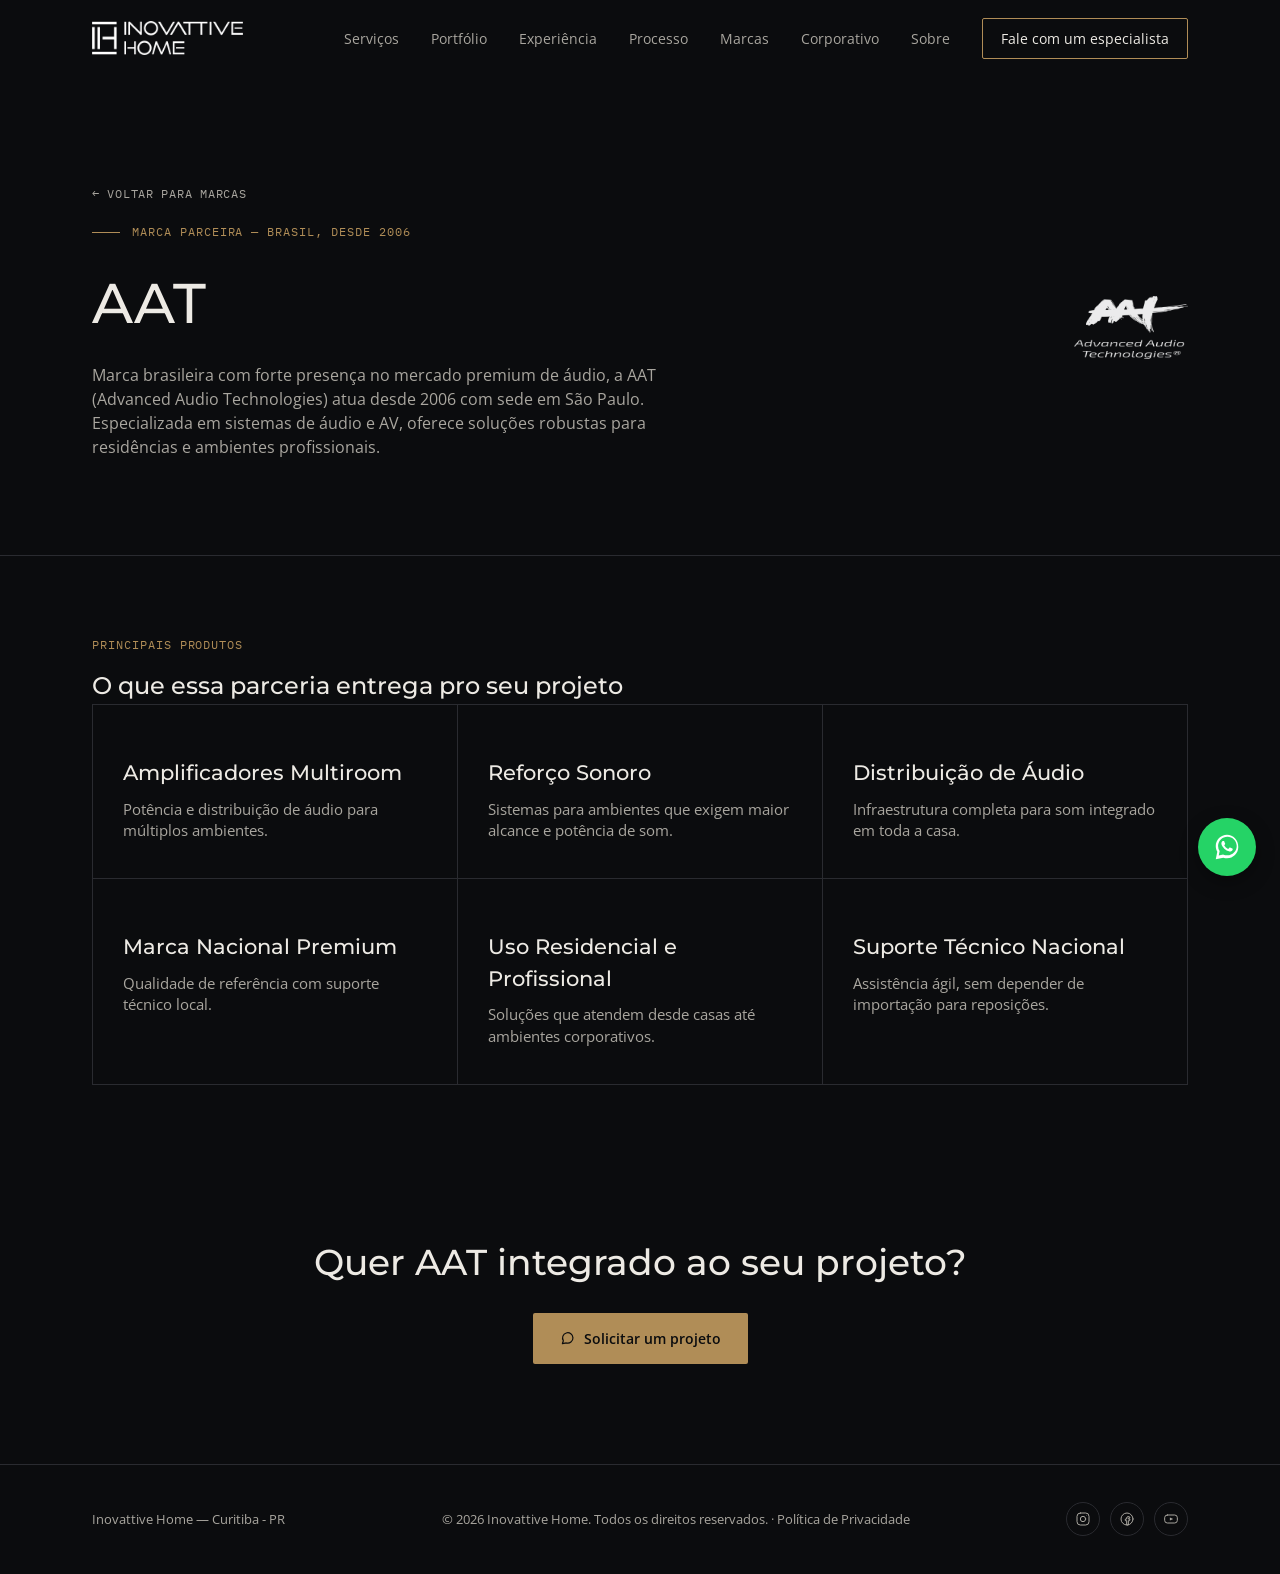
<file: aat/index.html>
<!DOCTYPE html>
<html lang="pt-BR">
<head>
<!-- Google Tag Manager -->
<script>(function(w,d,s,l,i){w[l]=w[l]||[];w[l].push({'gtm.start':
new Date().getTime(),event:'gtm.js'});var f=d.getElementsByTagName(s)[0],
j=d.createElement(s),dl=l!='dataLayer'?'&l='+l:'';j.async=true;j.src=
'https://www.googletagmanager.com/gtm.js?id='+i+dl;f.parentNode.insertBefore(j,f);
})(window,document,'script','dataLayer','GTM-NXWMRC7');</script>
<!-- End Google Tag Manager -->
<meta charset="UTF-8">
<meta name="viewport" content="width=device-width, initial-scale=1.0">
<title>AAT Audio — Áudio Premium Nacional | Inovattive Home</title>
<meta name="description" content="Equipamentos AAT (Advanced Audio Technologies) em Curitiba: amplificadores multiroom e distribuição de áudio para projetos residenciais e profissionais.">
<link rel="canonical" href="https://inovattivehome.com.br/aat/">
<link rel="icon" href="../img/favicon.ico" sizes="any">
<link rel="icon" type="image/png" href="../img/favicon-32x32.png" sizes="32x32">
<link rel="icon" type="image/png" href="../img/favicon-192x192.png" sizes="192x192">
<link rel="apple-touch-icon" href="../img/apple-touch-icon.png">

<meta property="og:type" content="website">
<meta property="og:site_name" content="Inovattive Home">
<meta property="og:title" content="AAT Audio — Áudio Premium Nacional | Inovattive Home">
<meta property="og:description" content="Equipamentos AAT (Advanced Audio Technologies) em Curitiba: amplificadores multiroom e distribuição de áudio para projetos residenciais e profissionais.">
<meta property="og:url" content="https://inovattivehome.com.br/aat/">
<meta property="og:image" content="https://inovattivehome.com.br/img/hero-home.jpg">
<meta property="og:locale" content="pt_BR">

<meta name="twitter:card" content="summary_large_image">
<meta name="twitter:title" content="AAT Audio — Áudio Premium Nacional | Inovattive Home">
<meta name="twitter:description" content="Equipamentos AAT (Advanced Audio Technologies) em Curitiba: amplificadores multiroom e distribuição de áudio para projetos residenciais e profissionais.">
<meta name="twitter:image" content="https://inovattivehome.com.br/img/hero-home.jpg">

<link rel="preconnect" href="https://fonts.googleapis.com">
<link href="https://fonts.googleapis.com/css2?family=Montserrat:wght@400;500;600;700&family=Open+Sans:wght@400;500;600;700&family=IBM+Plex+Mono:wght@400;500&display=swap" rel="stylesheet">
<link rel="stylesheet" href="../css/style.css?v=12">
</head>
<body>
<!-- Google Tag Manager (noscript) -->
<noscript><iframe src="https://www.googletagmanager.com/ns.html?id=GTM-NXWMRC7"
height="0" width="0" style="display:none;visibility:hidden"></iframe></noscript>
<!-- End Google Tag Manager (noscript) -->

<header class="site-header">
  <div class="wrap header-row">
    <a href="../index.html" class="logo"><img src="../img/logo.png" alt="Inovattive Home"></a>
    <button class="nav-toggle" aria-label="Abrir menu" aria-expanded="false">
      <span></span><span></span><span></span>
    </button>
    <nav class="main-nav">
      <a href="../index.html#servicos">Serviços</a>
      <a href="../index.html#portfolio">Portfólio</a>
      <a href="../index.html#experiencia">Experiência</a>
      <a href="../index.html#processo">Processo</a>
      <a href="../index.html#marcas">Marcas</a>
      <a href="../corporativo/index.html">Corporativo</a>
      <a href="../sobre/index.html">Sobre</a>
      <a href="../index.html#contact-form" class="nav-cta">Fale com um especialista</a>
    </nav>
  </div>
</header>

<section class="brand-hero">
  <div class="wrap brand-hero-grid">
    <div>
      <a href="../index.html#marcas" class="brand-back">&larr; Voltar para Marcas</a>
      <p class="eyebrow"><span class="eyebrow-line"></span>Marca Parceira — Brasil, desde 2006</p>
      <h1>AAT</h1>
      <p class="brand-hero-desc">Marca brasileira com forte presença no mercado premium de áudio, a AAT (Advanced Audio Technologies) atua desde 2006 com sede em São Paulo. Especializada em sistemas de áudio e AV, oferece soluções robustas para residências e ambientes profissionais.</p>
    </div>
    <img class="brand-logo-large" src="../img/brands/aat.png" alt="AAT">
  </div>
</section>

<section class="brand-highlights">
  <div class="wrap">
    <p class="section-eyebrow">Principais Produtos</p>
    <h2>O que essa parceria entrega pro seu projeto</h2>
    <div class="services-grid">
      <article class="service-card"><h3>Amplificadores Multiroom</h3><p>Potência e distribuição de áudio para múltiplos ambientes.</p></article>
      <article class="service-card"><h3>Reforço Sonoro</h3><p>Sistemas para ambientes que exigem maior alcance e potência de som.</p></article>
      <article class="service-card"><h3>Distribuição de Áudio</h3><p>Infraestrutura completa para som integrado em toda a casa.</p></article>
      <article class="service-card"><h3>Marca Nacional Premium</h3><p>Qualidade de referência com suporte técnico local.</p></article>
      <article class="service-card"><h3>Uso Residencial e Profissional</h3><p>Soluções que atendem desde casas até ambientes corporativos.</p></article>
      <article class="service-card"><h3>Suporte Técnico Nacional</h3><p>Assistência ágil, sem depender de importação para reposições.</p></article>
    </div>
  </div>
</section>



<section class="brand-cta">
  <div class="wrap">
    <h2>Quer AAT integrado ao seu projeto?</h2>
    <a href="../index.html#contact-form" class="btn btn-primary">
      <svg viewBox="0 0 20 20" fill="none" stroke="currentColor" stroke-width="1.5" stroke-linecap="round" stroke-linejoin="round" width="16" height="16"><path d="M3 17l1.2-3.6A6.5 6.5 0 1 1 8 16.2L3 17z"/></svg>
      Solicitar um projeto
    </a>
  </div>
</section>

<footer class="site-footer">
  <div class="wrap">
    <p>Inovattive Home — Curitiba - PR</p>
    <p class="footer-note">© 2026 Inovattive Home. Todos os direitos reservados. · <a href="../privacidade/index.html">Política de Privacidade</a></p>
    <div class="footer-social">
      <a href="https://www.instagram.com/inovattivehome/" target="_blank" rel="noopener" aria-label="Instagram"><svg viewBox="0 0 24 24" fill="none" stroke="currentColor" stroke-width="1.5" stroke-linecap="round" stroke-linejoin="round"><rect x="3" y="3" width="18" height="18" rx="5"/><circle cx="12" cy="12" r="4"/><circle cx="17.2" cy="6.8" r="0.6" fill="currentColor" stroke="none"/></svg></a>
      <a href="https://www.facebook.com/inovativehome/" target="_blank" rel="noopener" aria-label="Facebook"><svg viewBox="0 0 24 24" fill="none" stroke="currentColor" stroke-width="1.5" stroke-linecap="round" stroke-linejoin="round"><circle cx="12" cy="12" r="9"/><path d="M15 8.5h-1.5A2 2 0 0 0 11.5 10.5V12H9.5v2.5h2V21h2.5v-6.5h2l.4-2.5h-2.4v-1a.5.5 0 0 1 .5-.5H16z"/></svg></a>
      <a href="https://www.youtube.com/channel/UCbEOoF0XL7lhBxxzGGqCXdQ" target="_blank" rel="noopener" aria-label="YouTube"><svg viewBox="0 0 24 24" fill="none" stroke="currentColor" stroke-width="1.5" stroke-linecap="round" stroke-linejoin="round"><rect x="2.5" y="6" width="19" height="12" rx="4"/><path d="M10.3 9.6l5 2.4-5 2.4z" fill="currentColor" stroke="none"/></svg></a>
    </div>
  </div>
</footer>

<a href="https://wa.me/5541991510243?text=Ol%C3%A1!%20Vim%20do%20site%20e%20queria%20mais%20informa%C3%A7%C3%B5es." class="whatsapp-float" target="_blank" rel="noopener" aria-label="Falar no WhatsApp">
  <svg viewBox="0 0 32 32" fill="currentColor">
    <path d="M16.02 3C9.4 3 4 8.4 4 15.02c0 2.23.6 4.32 1.65 6.12L4 29l8.06-1.6a12.9 12.9 0 0 0 3.96.63c6.62 0 12.02-5.4 12.02-12.02C28.04 8.4 22.64 3 16.02 3zm0 21.9c-1.3 0-2.58-.24-3.77-.7l-.27-.1-4.78.95.98-4.66-.18-.29a9.87 9.87 0 0 1-1.5-5.16c0-5.47 4.45-9.92 9.94-9.92 5.47 0 9.92 4.45 9.92 9.92 0 5.48-4.45 9.96-9.94 9.96zm5.43-7.44c-.3-.15-1.76-.87-2.03-.97-.27-.1-.47-.15-.67.15-.2.3-.77.97-.94 1.17-.17.2-.35.22-.65.07-.3-.15-1.25-.46-2.38-1.47-.88-.78-1.47-1.75-1.65-2.05-.17-.3-.02-.46.13-.6.13-.13.3-.35.45-.52.15-.17.2-.3.3-.5.1-.2.05-.37-.02-.52-.07-.15-.67-1.6-.9-2.2-.24-.58-.49-.5-.67-.5h-.57c-.2 0-.52.07-.8.37-.27.3-1.04 1.02-1.04 2.5s1.07 2.9 1.22 3.1c.15.2 2.1 3.2 5.09 4.5.71.3 1.27.49 1.7.63.71.23 1.36.2 1.87.12.57-.08 1.76-.72 2.01-1.42.25-.7.25-1.3.17-1.42-.07-.13-.27-.2-.57-.35z"/>
  </svg>
</a>

<script src="../js/script.js?v=7"></script>
</body>
</html>
</file>
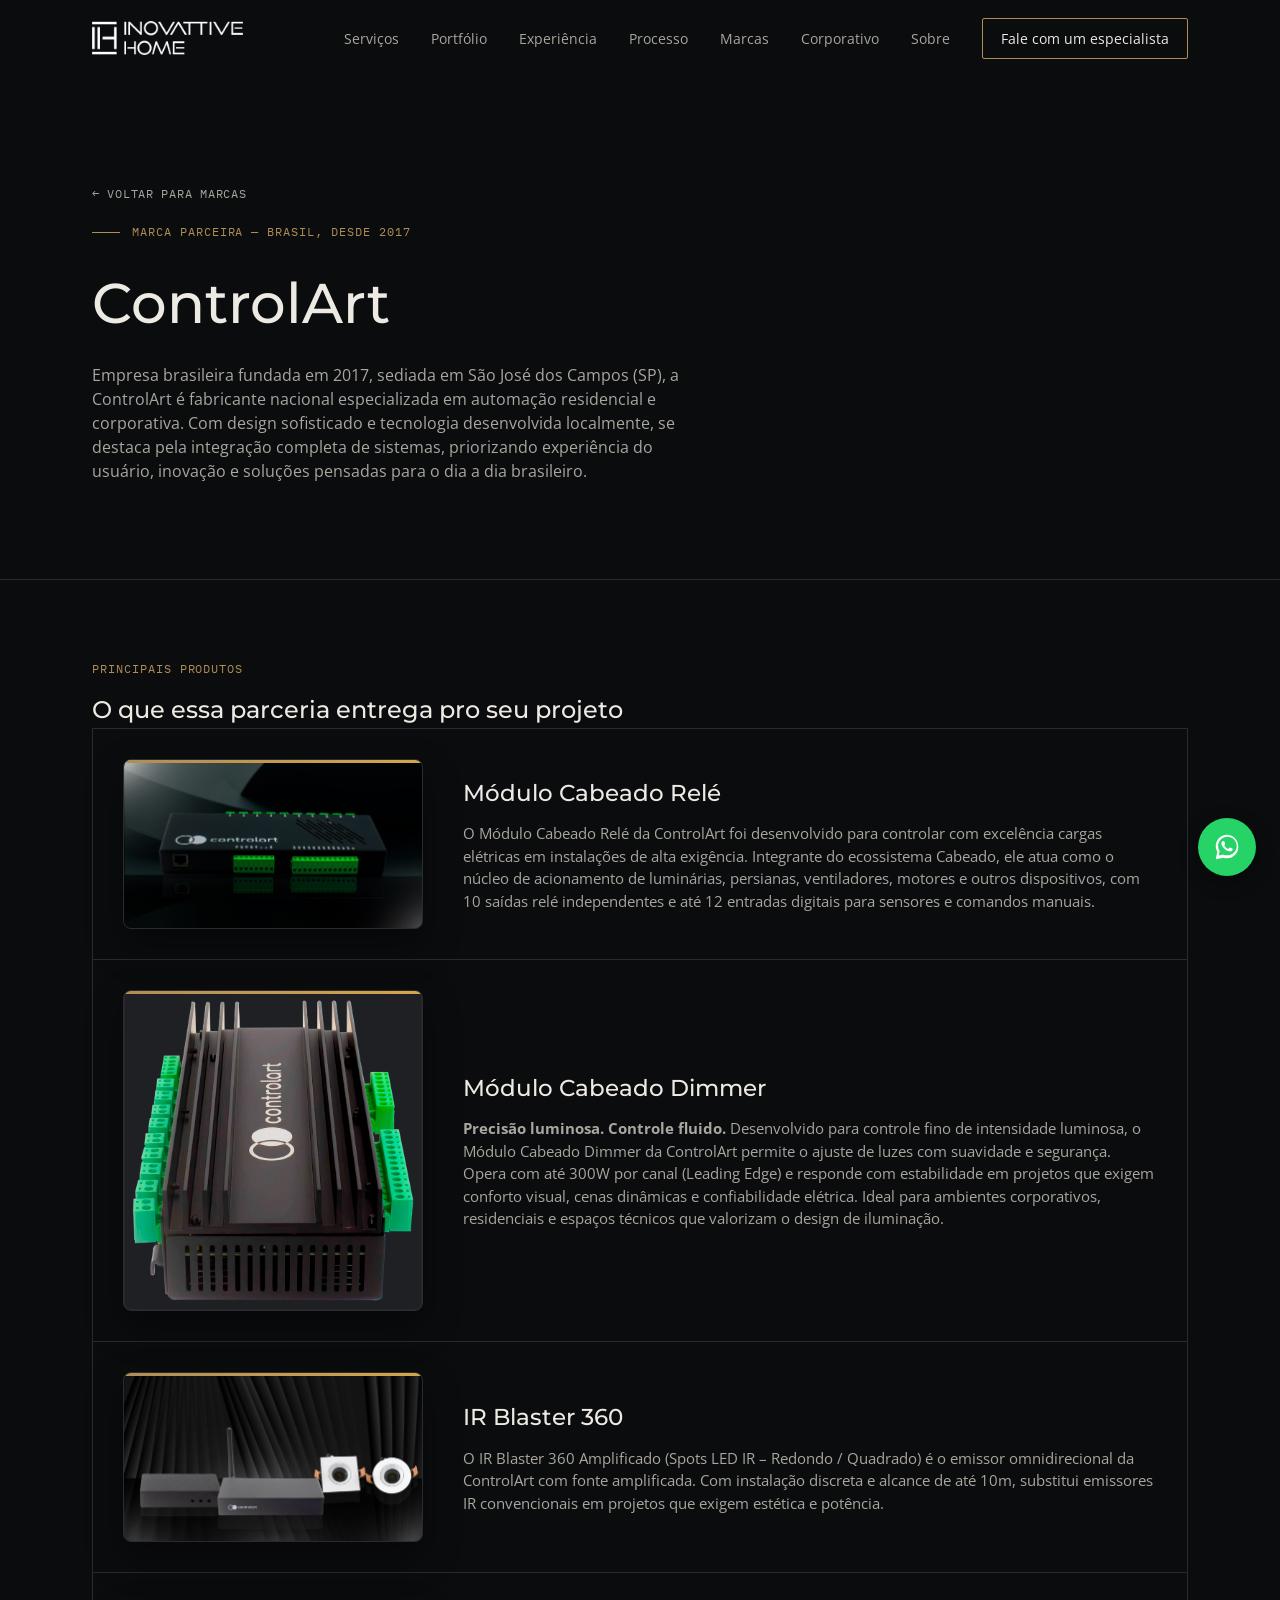
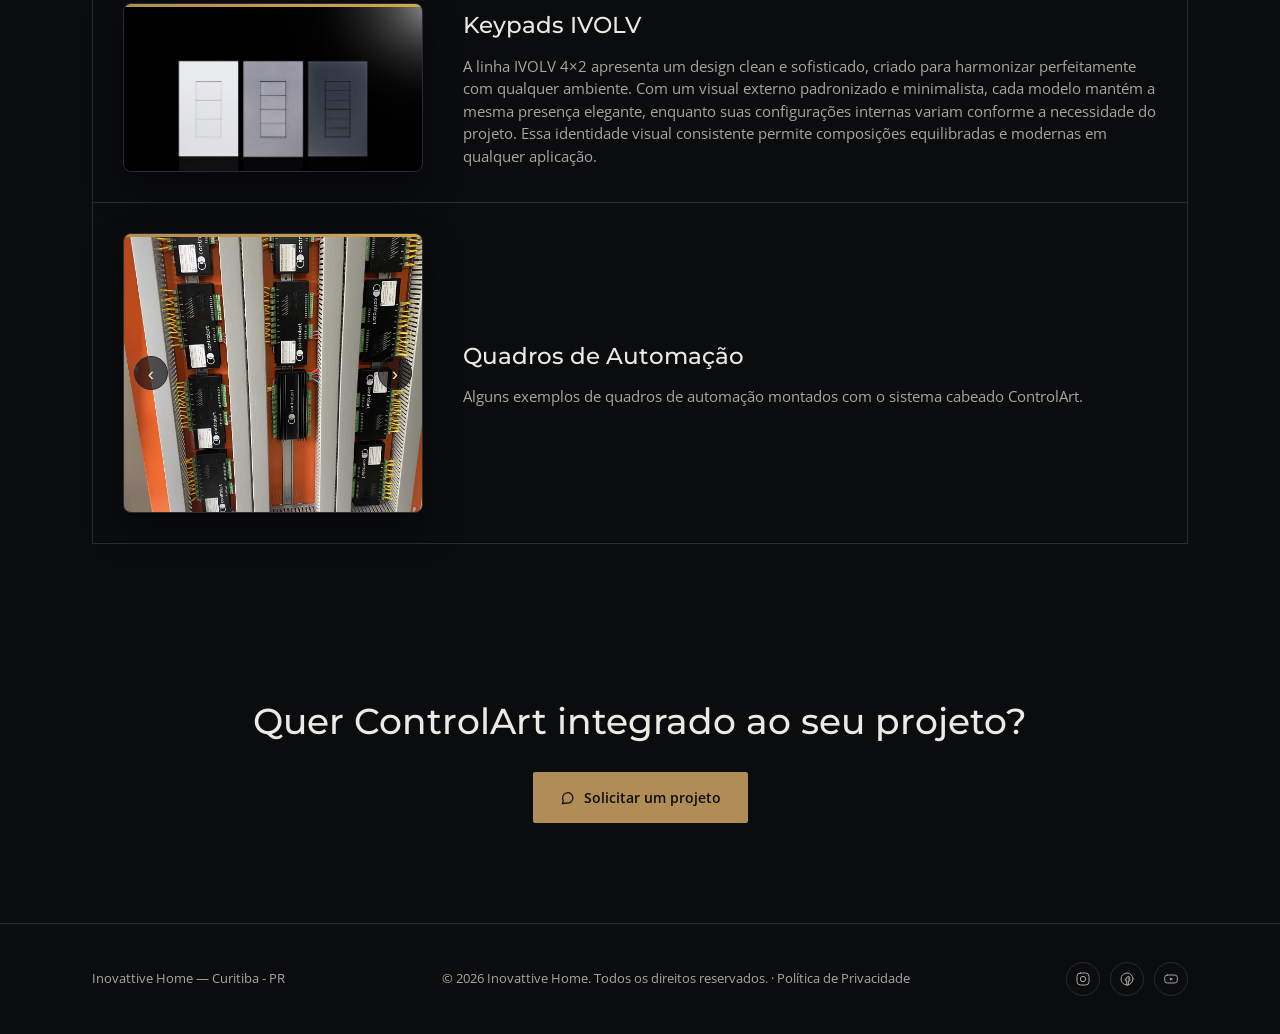
<file: controlart/index.html>
<!DOCTYPE html>
<html lang="pt-BR">
<head>
<!-- Google Tag Manager -->
<script>(function(w,d,s,l,i){w[l]=w[l]||[];w[l].push({'gtm.start':
new Date().getTime(),event:'gtm.js'});var f=d.getElementsByTagName(s)[0],
j=d.createElement(s),dl=l!='dataLayer'?'&l='+l:'';j.async=true;j.src=
'https://www.googletagmanager.com/gtm.js?id='+i+dl;f.parentNode.insertBefore(j,f);
})(window,document,'script','dataLayer','GTM-NXWMRC7');</script>
<!-- End Google Tag Manager -->
<meta charset="UTF-8">
<meta name="viewport" content="width=device-width, initial-scale=1.0">
<title>ControlArt — Automação Nacional | Inovattive Home</title>
<meta name="description" content="Painéis ControlArt em Curitiba: automação residencial e corporativa nacional, com design sofisticado e suporte local.">
<link rel="canonical" href="https://inovattivehome.com.br/controlart/">
<link rel="icon" href="../img/favicon.ico" sizes="any">
<link rel="icon" type="image/png" href="../img/favicon-32x32.png" sizes="32x32">
<link rel="icon" type="image/png" href="../img/favicon-192x192.png" sizes="192x192">
<link rel="apple-touch-icon" href="../img/apple-touch-icon.png">

<meta property="og:type" content="website">
<meta property="og:site_name" content="Inovattive Home">
<meta property="og:title" content="ControlArt — Automação Nacional | Inovattive Home">
<meta property="og:description" content="Painéis ControlArt em Curitiba: automação residencial e corporativa nacional, com design sofisticado e suporte local.">
<meta property="og:url" content="https://inovattivehome.com.br/controlart/">
<meta property="og:image" content="https://inovattivehome.com.br/img/hero-home.jpg">
<meta property="og:locale" content="pt_BR">

<meta name="twitter:card" content="summary_large_image">
<meta name="twitter:title" content="ControlArt — Automação Nacional | Inovattive Home">
<meta name="twitter:description" content="Painéis ControlArt em Curitiba: automação residencial e corporativa nacional, com design sofisticado e suporte local.">
<meta name="twitter:image" content="https://inovattivehome.com.br/img/hero-home.jpg">

<link rel="preconnect" href="https://fonts.googleapis.com">
<link href="https://fonts.googleapis.com/css2?family=Montserrat:wght@400;500;600;700&family=Open+Sans:wght@400;500;600;700&family=IBM+Plex+Mono:wght@400;500&display=swap" rel="stylesheet">
<link rel="stylesheet" href="../css/style.css?v=12">
</head>
<body>
<!-- Google Tag Manager (noscript) -->
<noscript><iframe src="https://www.googletagmanager.com/ns.html?id=GTM-NXWMRC7"
height="0" width="0" style="display:none;visibility:hidden"></iframe></noscript>
<!-- End Google Tag Manager (noscript) -->

<header class="site-header">
  <div class="wrap header-row">
    <a href="../index.html" class="logo"><img src="../img/logo.png" alt="Inovattive Home"></a>
    <button class="nav-toggle" aria-label="Abrir menu" aria-expanded="false">
      <span></span><span></span><span></span>
    </button>
    <nav class="main-nav">
      <a href="../index.html#servicos">Serviços</a>
      <a href="../index.html#portfolio">Portfólio</a>
      <a href="../index.html#experiencia">Experiência</a>
      <a href="../index.html#processo">Processo</a>
      <a href="../index.html#marcas">Marcas</a>
      <a href="../corporativo/index.html">Corporativo</a>
      <a href="../sobre/index.html">Sobre</a>
      <a href="../index.html#contact-form" class="nav-cta">Fale com um especialista</a>
    </nav>
  </div>
</header>

<section class="brand-hero">
  <div class="wrap brand-hero-grid">
    <div>
      <a href="../index.html#marcas" class="brand-back">&larr; Voltar para Marcas</a>
      <p class="eyebrow"><span class="eyebrow-line"></span>Marca Parceira — Brasil, desde 2017</p>
      <h1>ControlArt</h1>
      <p class="brand-hero-desc">Empresa brasileira fundada em 2017, sediada em São José dos Campos (SP), a ControlArt é fabricante nacional especializada em automação residencial e corporativa. Com design sofisticado e tecnologia desenvolvida localmente, se destaca pela integração completa de sistemas, priorizando experiência do usuário, inovação e soluções pensadas para o dia a dia brasileiro.</p>
    </div>
    
  </div>
</section>

<section class="brand-highlights">
  <div class="wrap">
    <p class="section-eyebrow">Principais Produtos</p>
    <h2>O que essa parceria entrega pro seu projeto</h2>
    <div class="services-grid">
      <article class="service-card service-card-featured">
        <div class="service-card-img-wrap photo contain"><img class="service-card-img" src="../img/brands/controlart-produtos/modulo-cabeado-rele.jpg" alt="Módulo Cabeado Relé da ControlArt"></div>
        <div>
          <h3>Módulo Cabeado Relé</h3>
          <p>O Módulo Cabeado Relé da ControlArt foi desenvolvido para controlar com excelência cargas elétricas em instalações de alta exigência. Integrante do ecossistema Cabeado, ele atua como o núcleo de acionamento de luminárias, persianas, ventiladores, motores e outros dispositivos, com 10 saídas relé independentes e até 12 entradas digitais para sensores e comandos manuais.</p>
        </div>
      </article>
      <article class="service-card service-card-featured">
        <div class="service-card-img-wrap photo contain"><img class="service-card-img" src="../img/brands/controlart-produtos/modulo-cabeado-dimmer.png" alt="Módulo Cabeado Dimmer da ControlArt"></div>
        <div>
          <h3>Módulo Cabeado Dimmer</h3>
          <p><strong>Precisão luminosa. Controle fluido.</strong> Desenvolvido para controle fino de intensidade luminosa, o Módulo Cabeado Dimmer da ControlArt permite o ajuste de luzes com suavidade e segurança. Opera com até 300W por canal (Leading Edge) e responde com estabilidade em projetos que exigem conforto visual, cenas dinâmicas e confiabilidade elétrica. Ideal para ambientes corporativos, residenciais e espaços técnicos que valorizam o design de iluminação.</p>
        </div>
      </article>
      <article class="service-card service-card-featured">
        <div class="service-card-img-wrap photo contain"><img class="service-card-img" src="../img/brands/controlart-produtos/ir-blaster-360.jpg" alt="IR Blaster 360 Amplificado da ControlArt com spots LED IR redondo e quadrado"></div>
        <div>
          <h3>IR Blaster 360</h3>
          <p>O IR Blaster 360 Amplificado (Spots LED IR – Redondo / Quadrado) é o emissor omnidirecional da ControlArt com fonte amplificada. Com instalação discreta e alcance de até 10m, substitui emissores IR convencionais em projetos que exigem estética e potência.</p>
        </div>
      </article>
      <article class="service-card service-card-featured">
        <div class="service-card-img-wrap photo contain"><img class="service-card-img" src="../img/brands/controlart-produtos/keypads-ivolv.jpg" alt="Keypads IVOLV da ControlArt em acabamentos branco, prata e grafite"></div>
        <div>
          <h3>Keypads IVOLV</h3>
          <p>A linha IVOLV 4×2 apresenta um design clean e sofisticado, criado para harmonizar perfeitamente com qualquer ambiente. Com um visual externo padronizado e minimalista, cada modelo mantém a mesma presença elegante, enquanto suas configurações internas variam conforme a necessidade do projeto. Essa identidade visual consistente permite composições equilibradas e modernas em qualquer aplicação.</p>
        </div>
      </article>
      <article class="service-card service-card-featured">
        <div class="service-card-img-wrap photo contain product-carousel" data-images='["../img/brands/controlart-produtos/quadros-automacao-1.jpg","../img/brands/controlart-produtos/quadros-automacao-2.jpg","../img/brands/controlart-produtos/quadros-automacao-3.jpg"]'>
          <button type="button" class="carousel-arrow carousel-arrow-prev" aria-label="Imagem anterior">‹</button>
          <img class="service-card-img" src="../img/brands/controlart-produtos/quadros-automacao-1.jpg" alt="Quadro de automação com módulos ControlArt instalados">
          <button type="button" class="carousel-arrow carousel-arrow-next" aria-label="Próxima imagem">›</button>
        </div>
        <div>
          <h3>Quadros de Automação</h3>
          <p>Alguns exemplos de quadros de automação montados com o sistema cabeado ControlArt.</p>
        </div>
      </article>
    </div>
  </div>
</section>



<section class="brand-cta">
  <div class="wrap">
    <h2>Quer ControlArt integrado ao seu projeto?</h2>
    <a href="../index.html#contact-form" class="btn btn-primary">
      <svg viewBox="0 0 20 20" fill="none" stroke="currentColor" stroke-width="1.5" stroke-linecap="round" stroke-linejoin="round" width="16" height="16"><path d="M3 17l1.2-3.6A6.5 6.5 0 1 1 8 16.2L3 17z"/></svg>
      Solicitar um projeto
    </a>
  </div>
</section>

<footer class="site-footer">
  <div class="wrap">
    <p>Inovattive Home — Curitiba - PR</p>
    <p class="footer-note">© 2026 Inovattive Home. Todos os direitos reservados. · <a href="../privacidade/index.html">Política de Privacidade</a></p>
    <div class="footer-social">
      <a href="https://www.instagram.com/inovattivehome/" target="_blank" rel="noopener" aria-label="Instagram"><svg viewBox="0 0 24 24" fill="none" stroke="currentColor" stroke-width="1.5" stroke-linecap="round" stroke-linejoin="round"><rect x="3" y="3" width="18" height="18" rx="5"/><circle cx="12" cy="12" r="4"/><circle cx="17.2" cy="6.8" r="0.6" fill="currentColor" stroke="none"/></svg></a>
      <a href="https://www.facebook.com/inovativehome/" target="_blank" rel="noopener" aria-label="Facebook"><svg viewBox="0 0 24 24" fill="none" stroke="currentColor" stroke-width="1.5" stroke-linecap="round" stroke-linejoin="round"><circle cx="12" cy="12" r="9"/><path d="M15 8.5h-1.5A2 2 0 0 0 11.5 10.5V12H9.5v2.5h2V21h2.5v-6.5h2l.4-2.5h-2.4v-1a.5.5 0 0 1 .5-.5H16z"/></svg></a>
      <a href="https://www.youtube.com/channel/UCbEOoF0XL7lhBxxzGGqCXdQ" target="_blank" rel="noopener" aria-label="YouTube"><svg viewBox="0 0 24 24" fill="none" stroke="currentColor" stroke-width="1.5" stroke-linecap="round" stroke-linejoin="round"><rect x="2.5" y="6" width="19" height="12" rx="4"/><path d="M10.3 9.6l5 2.4-5 2.4z" fill="currentColor" stroke="none"/></svg></a>
    </div>
  </div>
</footer>

<a href="https://wa.me/5541991510243?text=Ol%C3%A1!%20Vim%20do%20site%20e%20queria%20mais%20informa%C3%A7%C3%B5es." class="whatsapp-float" target="_blank" rel="noopener" aria-label="Falar no WhatsApp">
  <svg viewBox="0 0 32 32" fill="currentColor">
    <path d="M16.02 3C9.4 3 4 8.4 4 15.02c0 2.23.6 4.32 1.65 6.12L4 29l8.06-1.6a12.9 12.9 0 0 0 3.96.63c6.62 0 12.02-5.4 12.02-12.02C28.04 8.4 22.64 3 16.02 3zm0 21.9c-1.3 0-2.58-.24-3.77-.7l-.27-.1-4.78.95.98-4.66-.18-.29a9.87 9.87 0 0 1-1.5-5.16c0-5.47 4.45-9.92 9.94-9.92 5.47 0 9.92 4.45 9.92 9.92 0 5.48-4.45 9.96-9.94 9.96zm5.43-7.44c-.3-.15-1.76-.87-2.03-.97-.27-.1-.47-.15-.67.15-.2.3-.77.97-.94 1.17-.17.2-.35.22-.65.07-.3-.15-1.25-.46-2.38-1.47-.88-.78-1.47-1.75-1.65-2.05-.17-.3-.02-.46.13-.6.13-.13.3-.35.45-.52.15-.17.2-.3.3-.5.1-.2.05-.37-.02-.52-.07-.15-.67-1.6-.9-2.2-.24-.58-.49-.5-.67-.5h-.57c-.2 0-.52.07-.8.37-.27.3-1.04 1.02-1.04 2.5s1.07 2.9 1.22 3.1c.15.2 2.1 3.2 5.09 4.5.71.3 1.27.49 1.7.63.71.23 1.36.2 1.87.12.57-.08 1.76-.72 2.01-1.42.25-.7.25-1.3.17-1.42-.07-.13-.27-.2-.57-.35z"/>
  </svg>
</a>

<script src="../js/script.js?v=7"></script>
</body>
</html>
</file>
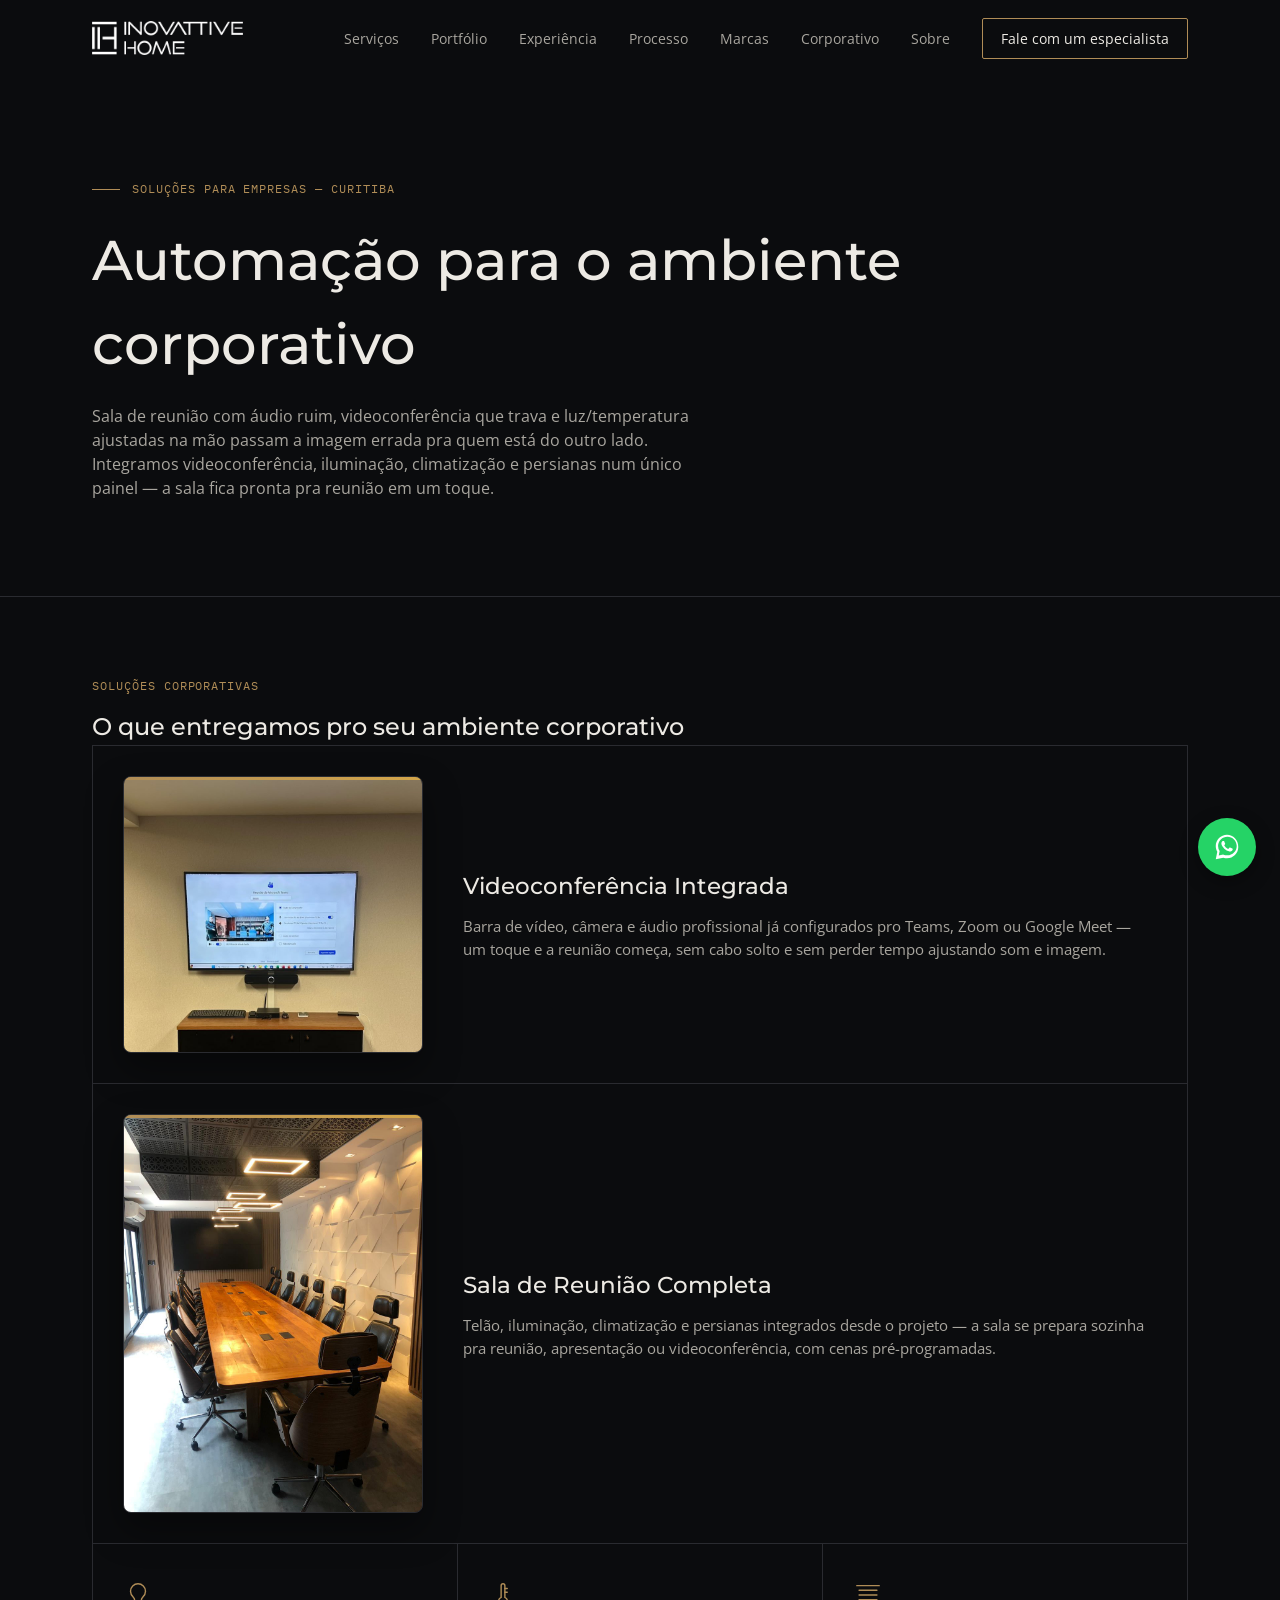
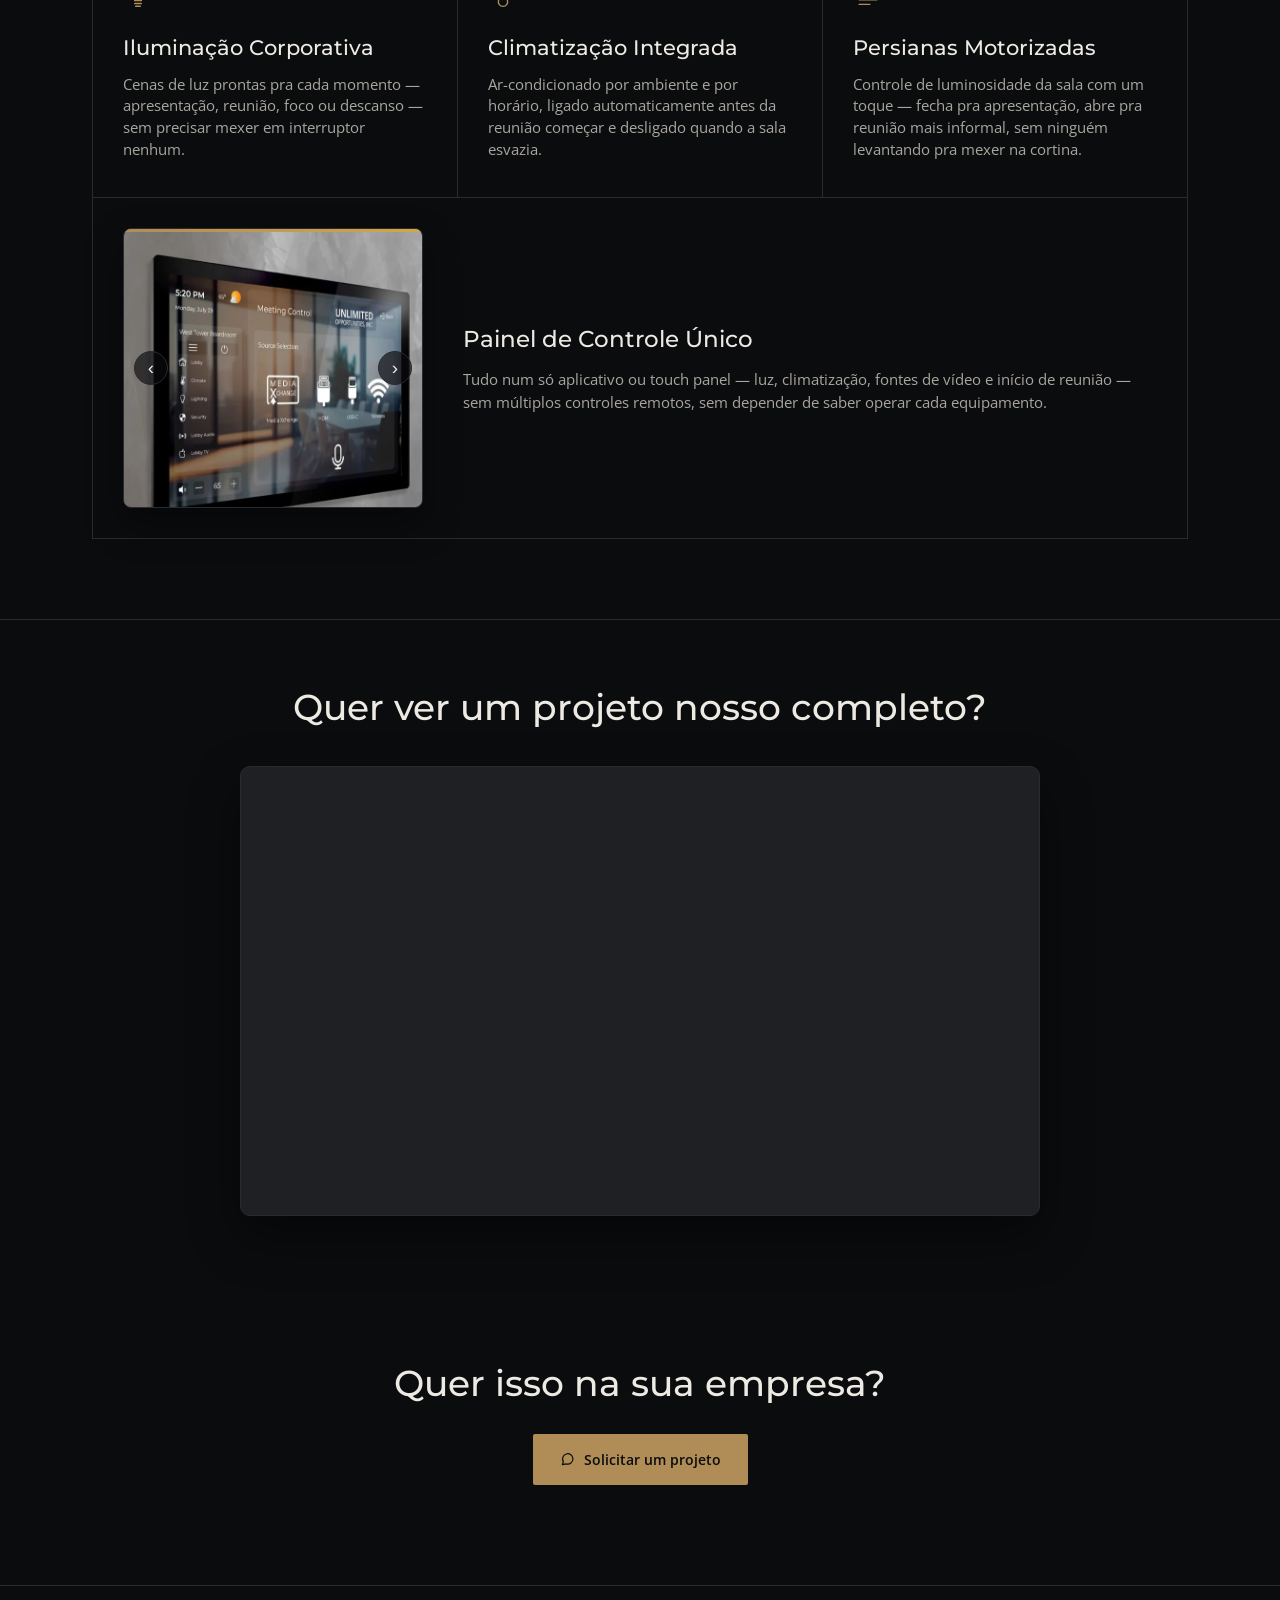
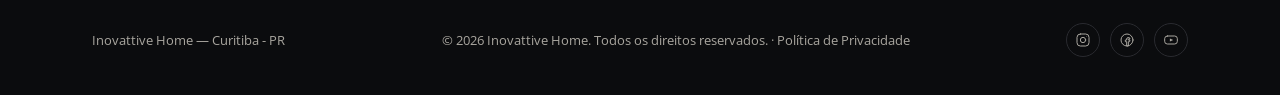
<file: corporativo/index.html>
<!DOCTYPE html>
<html lang="pt-BR">
<head>
<!-- Google Tag Manager -->
<script>(function(w,d,s,l,i){w[l]=w[l]||[];w[l].push({'gtm.start':
new Date().getTime(),event:'gtm.js'});var f=d.getElementsByTagName(s)[0],
j=d.createElement(s),dl=l!='dataLayer'?'&l='+l:'';j.async=true;j.src=
'https://www.googletagmanager.com/gtm.js?id='+i+dl;f.parentNode.insertBefore(j,f);
})(window,document,'script','dataLayer','GTM-NXWMRC7');</script>
<!-- End Google Tag Manager -->
<meta charset="UTF-8">
<meta name="viewport" content="width=device-width, initial-scale=1.0">
<title>Automação Corporativa — Salas de Reunião e Escritórios | Inovattive Home</title>
<meta name="description" content="Automação para o ambiente corporativo em Curitiba: videoconferência integrada, iluminação, climatização e persianas motorizadas para salas de reunião e escritórios.">
<link rel="canonical" href="https://inovattivehome.com.br/corporativo/">
<link rel="icon" href="../img/favicon.ico" sizes="any">
<link rel="icon" type="image/png" href="../img/favicon-32x32.png" sizes="32x32">
<link rel="icon" type="image/png" href="../img/favicon-192x192.png" sizes="192x192">
<link rel="apple-touch-icon" href="../img/apple-touch-icon.png">

<meta property="og:type" content="website">
<meta property="og:site_name" content="Inovattive Home">
<meta property="og:title" content="Automação Corporativa — Salas de Reunião e Escritórios | Inovattive Home">
<meta property="og:description" content="Automação para o ambiente corporativo em Curitiba: videoconferência integrada, iluminação, climatização e persianas motorizadas para salas de reunião e escritórios.">
<meta property="og:url" content="https://inovattivehome.com.br/corporativo/">
<meta property="og:image" content="https://inovattivehome.com.br/img/hero-home.jpg">
<meta property="og:locale" content="pt_BR">

<meta name="twitter:card" content="summary_large_image">
<meta name="twitter:title" content="Automação Corporativa — Salas de Reunião e Escritórios | Inovattive Home">
<meta name="twitter:description" content="Automação para o ambiente corporativo em Curitiba: videoconferência integrada, iluminação, climatização e persianas motorizadas para salas de reunião e escritórios.">
<meta name="twitter:image" content="https://inovattivehome.com.br/img/hero-home.jpg">

<link rel="preconnect" href="https://fonts.googleapis.com">
<link href="https://fonts.googleapis.com/css2?family=Montserrat:wght@400;500;600;700&family=Open+Sans:wght@400;500;600;700&family=IBM+Plex+Mono:wght@400;500&display=swap" rel="stylesheet">
<link rel="stylesheet" href="../css/style.css?v=12">
</head>
<body>
<!-- Google Tag Manager (noscript) -->
<noscript><iframe src="https://www.googletagmanager.com/ns.html?id=GTM-NXWMRC7"
height="0" width="0" style="display:none;visibility:hidden"></iframe></noscript>
<!-- End Google Tag Manager (noscript) -->

<header class="site-header">
  <div class="wrap header-row">
    <a href="../index.html" class="logo"><img src="../img/logo.png" alt="Inovattive Home"></a>
    <button class="nav-toggle" aria-label="Abrir menu" aria-expanded="false">
      <span></span><span></span><span></span>
    </button>
    <nav class="main-nav">
      <a href="../index.html#servicos">Serviços</a>
      <a href="../index.html#portfolio">Portfólio</a>
      <a href="../index.html#experiencia">Experiência</a>
      <a href="../index.html#processo">Processo</a>
      <a href="../index.html#marcas">Marcas</a>
      <a href="../corporativo/index.html">Corporativo</a>
      <a href="../sobre/index.html">Sobre</a>
      <a href="../index.html#contact-form" class="nav-cta">Fale com um especialista</a>
    </nav>
  </div>
</header>

<section class="brand-hero">
  <div class="wrap brand-hero-grid">
    <div>
      <p class="eyebrow"><span class="eyebrow-line"></span>Soluções para Empresas — Curitiba</p>
      <h1>Automação para o ambiente corporativo</h1>
      <p class="brand-hero-desc">Sala de reunião com áudio ruim, videoconferência que trava e luz/temperatura ajustadas na mão passam a imagem errada pra quem está do outro lado. Integramos videoconferência, iluminação, climatização e persianas num único painel — a sala fica pronta pra reunião em um toque.</p>
    </div>
  </div>
</section>

<section class="brand-highlights">
  <div class="wrap">
    <p class="section-eyebrow">Soluções Corporativas</p>
    <h2>O que entregamos pro seu ambiente corporativo</h2>
    <div class="services-grid">
      <article class="service-card service-card-featured">
        <div class="service-card-img-wrap photo"><img class="service-card-img" src="../img/corporativo/sala-reuniao-videoconferencia.jpg" alt="Barra de videoconferência e tela integradas em sala de reunião corporativa"></div>
        <div>
          <h3>Videoconferência Integrada</h3>
          <p>Barra de vídeo, câmera e áudio profissional já configurados pro Teams, Zoom ou Google Meet — um toque e a reunião começa, sem cabo solto e sem perder tempo ajustando som e imagem.</p>
        </div>
      </article>
      <article class="service-card service-card-featured">
        <div class="service-card-img-wrap photo"><img class="service-card-img" src="../img/projetos/projeto-01.jpg" alt="Sala de reunião corporativa com automação integrada — projeto Inovattive Home"></div>
        <div>
          <h3>Sala de Reunião Completa</h3>
          <p>Telão, iluminação, climatização e persianas integrados desde o projeto — a sala se prepara sozinha pra reunião, apresentação ou videoconferência, com cenas pré-programadas.</p>
        </div>
      </article>
      <article class="service-card">
        <span class="service-icon" aria-hidden="true">
          <svg viewBox="0 0 32 32" fill="none" stroke="currentColor" stroke-width="1.5" stroke-linecap="round" stroke-linejoin="round">
            <path d="M16 4a8 8 0 0 0-8 8c0 3 1.5 5 3 6.5 1 1 1.5 2 1.5 3.5h7c0-1.5.5-2.5 1.5-3.5 1.5-1.5 3-3.5 3-6.5a8 8 0 0 0-8-8z"/>
            <line x1="12.5" y1="25" x2="19.5" y2="25"/>
            <line x1="13.5" y1="28" x2="18.5" y2="28"/>
          </svg>
        </span>
        <h3>Iluminação Corporativa</h3>
        <p>Cenas de luz prontas pra cada momento — apresentação, reunião, foco ou descanso — sem precisar mexer em interruptor nenhum.</p>
      </article>
      <article class="service-card">
        <span class="service-icon" aria-hidden="true">
          <svg viewBox="0 0 32 32" fill="none" stroke="currentColor" stroke-width="1.5" stroke-linecap="round" stroke-linejoin="round">
            <path d="M14 6a2 2 0 0 1 4 0v12.6a5 5 0 1 1-4 0V6z"/>
            <line x1="18" y1="9" x2="20.5" y2="9"/>
            <line x1="18" y1="13" x2="20.5" y2="13"/>
          </svg>
        </span>
        <h3>Climatização Integrada</h3>
        <p>Ar-condicionado por ambiente e por horário, ligado automaticamente antes da reunião começar e desligado quando a sala esvazia.</p>
      </article>
      <article class="service-card">
        <span class="service-icon" aria-hidden="true">
          <svg viewBox="0 0 32 32" fill="none" stroke="currentColor" stroke-width="1.5" stroke-linecap="round" stroke-linejoin="round">
            <line x1="4" y1="6" x2="28" y2="6"/>
            <line x1="6.5" y1="11" x2="25.5" y2="11"/>
            <line x1="6.5" y1="16" x2="25.5" y2="16"/>
            <line x1="6.5" y1="21" x2="25.5" y2="21"/>
            <line x1="6.5" y1="26" x2="18" y2="26"/>
          </svg>
        </span>
        <h3>Persianas Motorizadas</h3>
        <p>Controle de luminosidade da sala com um toque — fecha pra apresentação, abre pra reunião mais informal, sem ninguém levantando pra mexer na cortina.</p>
      </article>
      <article class="service-card service-card-featured">
        <div class="service-card-img-wrap photo contain product-carousel" data-images='["../img/corporativo/painel-controle-unico.jpg","../img/corporativo/painel-controle-mesa.jpg","../img/corporativo/painel-controle-tamanhos.jpg"]'>
          <button type="button" class="carousel-arrow carousel-arrow-prev" aria-label="Imagem anterior">‹</button>
          <img class="service-card-img" src="../img/corporativo/painel-controle-unico.jpg" alt="Touch panel único controlando iluminação, climatização e fontes de uma sala de reunião">
          <button type="button" class="carousel-arrow carousel-arrow-next" aria-label="Próxima imagem">›</button>
        </div>
        <div>
          <h3>Painel de Controle Único</h3>
          <p>Tudo num só aplicativo ou touch panel — luz, climatização, fontes de vídeo e início de reunião — sem múltiplos controles remotos, sem depender de saber operar cada equipamento.</p>
        </div>
      </article>
    </div>
  </div>
</section>

<section class="brand-cta video-cta">
  <div class="wrap">
    <h2>Quer ver um projeto nosso completo?</h2>
    <div class="video-embed">
      <iframe src="https://www.youtube.com/embed/ps-OrRhSE40" title="Projeto completo Inovattive Home" loading="lazy" allow="accelerometer; autoplay; clipboard-write; encrypted-media; gyroscope; picture-in-picture; web-share" allowfullscreen></iframe>
    </div>
  </div>
</section>

<section class="brand-cta">
  <div class="wrap">
    <h2>Quer isso na sua empresa?</h2>
    <a href="../index.html#contact-form" class="btn btn-primary">
      <svg viewBox="0 0 20 20" fill="none" stroke="currentColor" stroke-width="1.5" stroke-linecap="round" stroke-linejoin="round" width="16" height="16"><path d="M3 17l1.2-3.6A6.5 6.5 0 1 1 8 16.2L3 17z"/></svg>
      Solicitar um projeto
    </a>
  </div>
</section>

<footer class="site-footer">
  <div class="wrap">
    <p>Inovattive Home — Curitiba - PR</p>
    <p class="footer-note">© 2026 Inovattive Home. Todos os direitos reservados. · <a href="../privacidade/index.html">Política de Privacidade</a></p>
    <div class="footer-social">
      <a href="https://www.instagram.com/inovattivehome/" target="_blank" rel="noopener" aria-label="Instagram"><svg viewBox="0 0 24 24" fill="none" stroke="currentColor" stroke-width="1.5" stroke-linecap="round" stroke-linejoin="round"><rect x="3" y="3" width="18" height="18" rx="5"/><circle cx="12" cy="12" r="4"/><circle cx="17.2" cy="6.8" r="0.6" fill="currentColor" stroke="none"/></svg></a>
      <a href="https://www.facebook.com/inovativehome/" target="_blank" rel="noopener" aria-label="Facebook"><svg viewBox="0 0 24 24" fill="none" stroke="currentColor" stroke-width="1.5" stroke-linecap="round" stroke-linejoin="round"><circle cx="12" cy="12" r="9"/><path d="M15 8.5h-1.5A2 2 0 0 0 11.5 10.5V12H9.5v2.5h2V21h2.5v-6.5h2l.4-2.5h-2.4v-1a.5.5 0 0 1 .5-.5H16z"/></svg></a>
      <a href="https://www.youtube.com/channel/UCbEOoF0XL7lhBxxzGGqCXdQ" target="_blank" rel="noopener" aria-label="YouTube"><svg viewBox="0 0 24 24" fill="none" stroke="currentColor" stroke-width="1.5" stroke-linecap="round" stroke-linejoin="round"><rect x="2.5" y="6" width="19" height="12" rx="4"/><path d="M10.3 9.6l5 2.4-5 2.4z" fill="currentColor" stroke="none"/></svg></a>
    </div>
  </div>
</footer>

<a href="https://wa.me/5541991510243?text=Ol%C3%A1!%20Vim%20do%20site%20e%20queria%20mais%20informa%C3%A7%C3%B5es." class="whatsapp-float" target="_blank" rel="noopener" aria-label="Falar no WhatsApp">
  <svg viewBox="0 0 32 32" fill="currentColor">
    <path d="M16.02 3C9.4 3 4 8.4 4 15.02c0 2.23.6 4.32 1.65 6.12L4 29l8.06-1.6a12.9 12.9 0 0 0 3.96.63c6.62 0 12.02-5.4 12.02-12.02C28.04 8.4 22.64 3 16.02 3zm0 21.9c-1.3 0-2.58-.24-3.77-.7l-.27-.1-4.78.95.98-4.66-.18-.29a9.87 9.87 0 0 1-1.5-5.16c0-5.47 4.45-9.92 9.94-9.92 5.47 0 9.92 4.45 9.92 9.92 0 5.48-4.45 9.96-9.94 9.96zm5.43-7.44c-.3-.15-1.76-.87-2.03-.97-.27-.1-.47-.15-.67.15-.2.3-.77.97-.94 1.17-.17.2-.35.22-.65.07-.3-.15-1.25-.46-2.38-1.47-.88-.78-1.47-1.75-1.65-2.05-.17-.3-.02-.46.13-.6.13-.13.3-.35.45-.52.15-.17.2-.3.3-.5.1-.2.05-.37-.02-.52-.07-.15-.67-1.6-.9-2.2-.24-.58-.49-.5-.67-.5h-.57c-.2 0-.52.07-.8.37-.27.3-1.04 1.02-1.04 2.5s1.07 2.9 1.22 3.1c.15.2 2.1 3.2 5.09 4.5.71.3 1.27.49 1.7.63.71.23 1.36.2 1.87.12.57-.08 1.76-.72 2.01-1.42.25-.7.25-1.3.17-1.42-.07-.13-.27-.2-.57-.35z"/>
  </svg>
</a>

<script src="../js/script.js?v=7"></script>
</body>
</html>
</file>
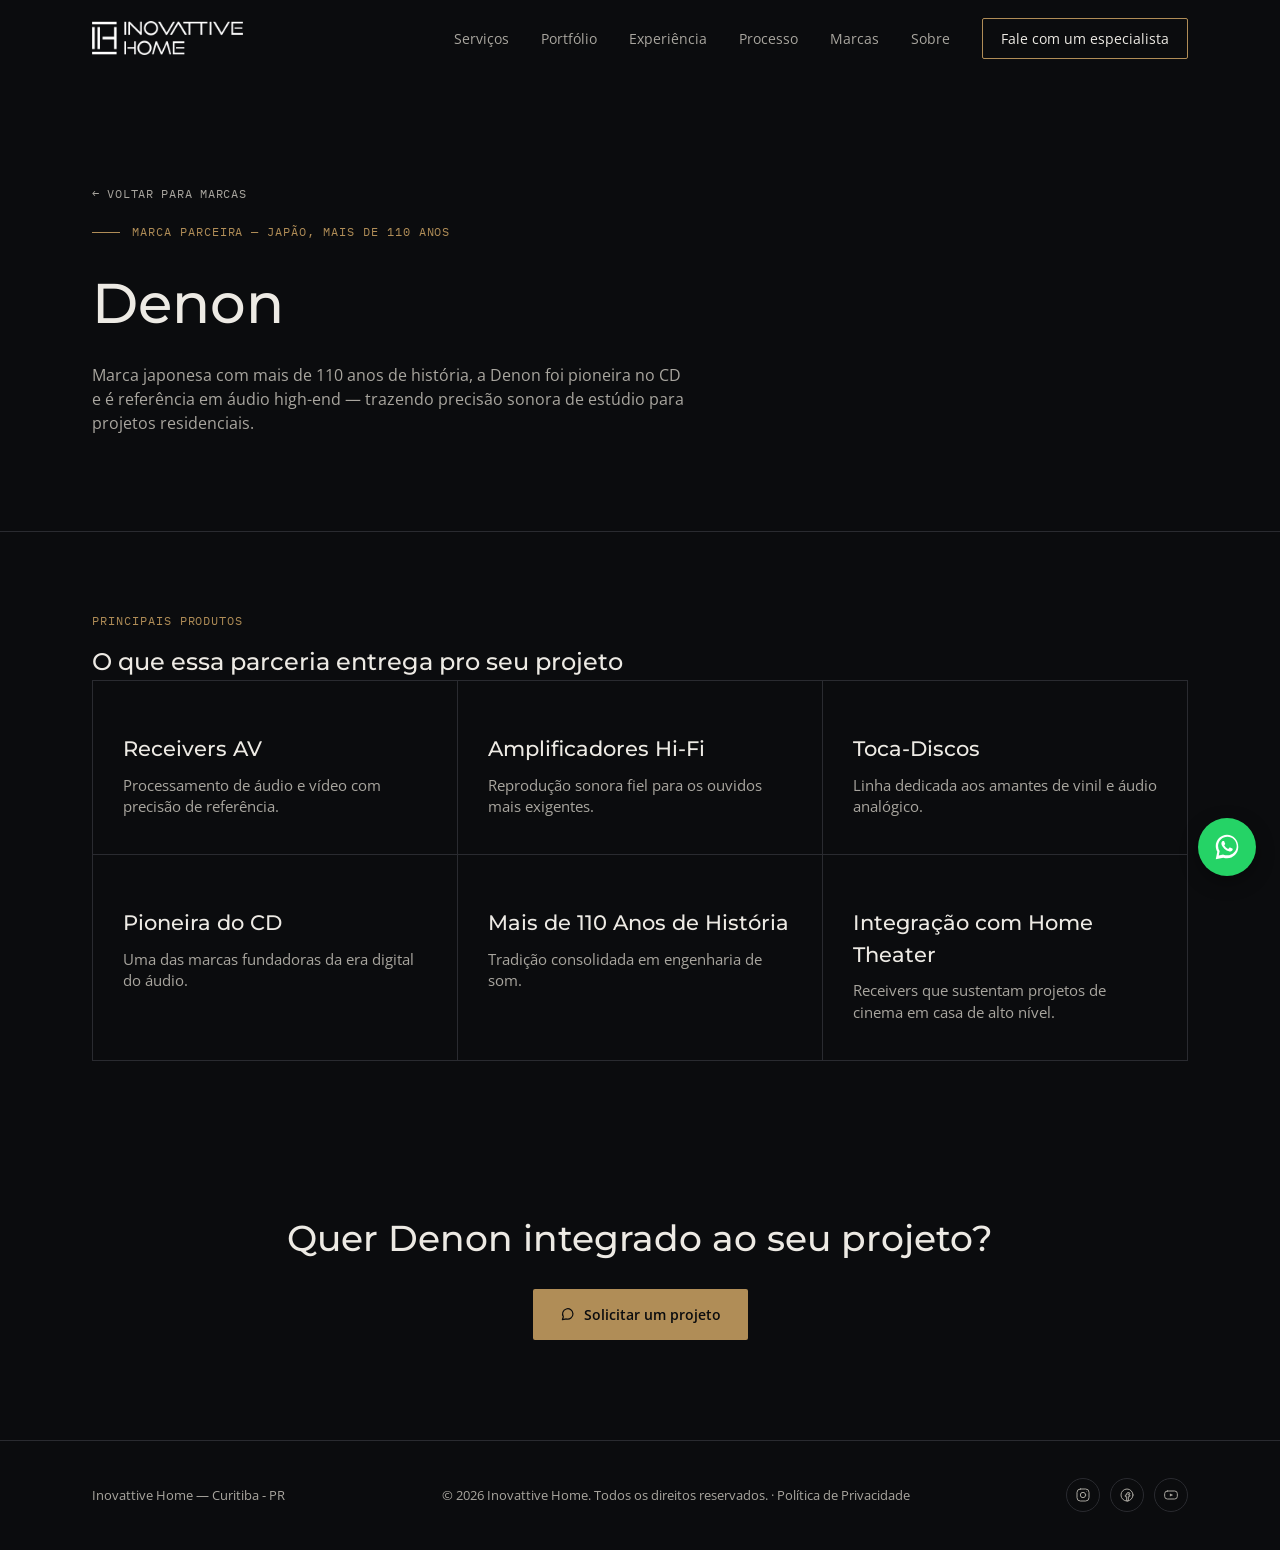
<file: denon/index.html>
<!DOCTYPE html>
<html lang="pt-BR">
<head>
<!-- Google Tag Manager -->
<script>(function(w,d,s,l,i){w[l]=w[l]||[];w[l].push({'gtm.start':
new Date().getTime(),event:'gtm.js'});var f=d.getElementsByTagName(s)[0],
j=d.createElement(s),dl=l!='dataLayer'?'&l='+l:'';j.async=true;j.src=
'https://www.googletagmanager.com/gtm.js?id='+i+dl;f.parentNode.insertBefore(j,f);
})(window,document,'script','dataLayer','GTM-NXWMRC7');</script>
<!-- End Google Tag Manager -->
<meta charset="UTF-8">
<meta name="viewport" content="width=device-width, initial-scale=1.0">
<title>Denon — Áudio e Vídeo de Referência | Inovattive Home</title>
<meta name="description" content="Receivers e amplificadores Denon em Curitiba: mais de 110 anos de tradição japonesa em áudio high-end, Hi-Fi e home theater.">
<link rel="canonical" href="https://inovattivehome.com.br/denon/">
<link rel="icon" href="../img/favicon.ico" sizes="any">
<link rel="icon" type="image/png" href="../img/favicon-32x32.png" sizes="32x32">
<link rel="icon" type="image/png" href="../img/favicon-192x192.png" sizes="192x192">
<link rel="apple-touch-icon" href="../img/apple-touch-icon.png">

<meta property="og:type" content="website">
<meta property="og:site_name" content="Inovattive Home">
<meta property="og:title" content="Denon — Áudio e Vídeo de Referência | Inovattive Home">
<meta property="og:description" content="Receivers e amplificadores Denon em Curitiba: mais de 110 anos de tradição japonesa em áudio high-end, Hi-Fi e home theater.">
<meta property="og:url" content="https://inovattivehome.com.br/denon/">
<meta property="og:image" content="https://inovattivehome.com.br/img/hero-home.jpg">
<meta property="og:locale" content="pt_BR">

<meta name="twitter:card" content="summary_large_image">
<meta name="twitter:title" content="Denon — Áudio e Vídeo de Referência | Inovattive Home">
<meta name="twitter:description" content="Receivers e amplificadores Denon em Curitiba: mais de 110 anos de tradição japonesa em áudio high-end, Hi-Fi e home theater.">
<meta name="twitter:image" content="https://inovattivehome.com.br/img/hero-home.jpg">

<link rel="preconnect" href="https://fonts.googleapis.com">
<link href="https://fonts.googleapis.com/css2?family=Montserrat:wght@400;500;600;700&family=Open+Sans:wght@400;500;600;700&family=IBM+Plex+Mono:wght@400;500&display=swap" rel="stylesheet">
<link rel="stylesheet" href="../css/style.css?v=12">
</head>
<body>
<!-- Google Tag Manager (noscript) -->
<noscript><iframe src="https://www.googletagmanager.com/ns.html?id=GTM-NXWMRC7"
height="0" width="0" style="display:none;visibility:hidden"></iframe></noscript>
<!-- End Google Tag Manager (noscript) -->

<header class="site-header">
  <div class="wrap header-row">
    <a href="../index.html" class="logo"><img src="../img/logo.png" alt="Inovattive Home"></a>
    <button class="nav-toggle" aria-label="Abrir menu" aria-expanded="false">
      <span></span><span></span><span></span>
    </button>
    <nav class="main-nav">
      <a href="../index.html#servicos">Serviços</a>
      <a href="../index.html#portfolio">Portfólio</a>
      <a href="../index.html#experiencia">Experiência</a>
      <a href="../index.html#processo">Processo</a>
      <a href="../index.html#marcas">Marcas</a>
      <a href="../sobre/index.html">Sobre</a>
      <a href="../index.html#contact-form" class="nav-cta">Fale com um especialista</a>
    </nav>
  </div>
</header>

<section class="brand-hero">
  <div class="wrap brand-hero-grid">
    <div>
      <a href="../index.html#marcas" class="brand-back">&larr; Voltar para Marcas</a>
      <p class="eyebrow"><span class="eyebrow-line"></span>Marca Parceira — Japão, mais de 110 anos</p>
      <h1>Denon</h1>
      <p class="brand-hero-desc">Marca japonesa com mais de 110 anos de história, a Denon foi pioneira no CD e é referência em áudio high-end — trazendo precisão sonora de estúdio para projetos residenciais.</p>
    </div>
    
  </div>
</section>

<section class="brand-highlights">
  <div class="wrap">
    <p class="section-eyebrow">Principais Produtos</p>
    <h2>O que essa parceria entrega pro seu projeto</h2>
    <div class="services-grid">
      <article class="service-card"><h3>Receivers AV</h3><p>Processamento de áudio e vídeo com precisão de referência.</p></article>
      <article class="service-card"><h3>Amplificadores Hi-Fi</h3><p>Reprodução sonora fiel para os ouvidos mais exigentes.</p></article>
      <article class="service-card"><h3>Toca-Discos</h3><p>Linha dedicada aos amantes de vinil e áudio analógico.</p></article>
      <article class="service-card"><h3>Pioneira do CD</h3><p>Uma das marcas fundadoras da era digital do áudio.</p></article>
      <article class="service-card"><h3>Mais de 110 Anos de História</h3><p>Tradição consolidada em engenharia de som.</p></article>
      <article class="service-card"><h3>Integração com Home Theater</h3><p>Receivers que sustentam projetos de cinema em casa de alto nível.</p></article>
    </div>
  </div>
</section>



<section class="brand-cta">
  <div class="wrap">
    <h2>Quer Denon integrado ao seu projeto?</h2>
    <a href="../index.html#contact-form" class="btn btn-primary">
      <svg viewBox="0 0 20 20" fill="none" stroke="currentColor" stroke-width="1.5" stroke-linecap="round" stroke-linejoin="round" width="16" height="16"><path d="M3 17l1.2-3.6A6.5 6.5 0 1 1 8 16.2L3 17z"/></svg>
      Solicitar um projeto
    </a>
  </div>
</section>

<footer class="site-footer">
  <div class="wrap">
    <p>Inovattive Home — Curitiba - PR</p>
    <p class="footer-note">© 2026 Inovattive Home. Todos os direitos reservados. · <a href="../privacidade/index.html">Política de Privacidade</a></p>
    <div class="footer-social">
      <a href="https://www.instagram.com/inovattivehome/" target="_blank" rel="noopener" aria-label="Instagram"><svg viewBox="0 0 24 24" fill="none" stroke="currentColor" stroke-width="1.5" stroke-linecap="round" stroke-linejoin="round"><rect x="3" y="3" width="18" height="18" rx="5"/><circle cx="12" cy="12" r="4"/><circle cx="17.2" cy="6.8" r="0.6" fill="currentColor" stroke="none"/></svg></a>
      <a href="https://www.facebook.com/inovativehome/" target="_blank" rel="noopener" aria-label="Facebook"><svg viewBox="0 0 24 24" fill="none" stroke="currentColor" stroke-width="1.5" stroke-linecap="round" stroke-linejoin="round"><circle cx="12" cy="12" r="9"/><path d="M15 8.5h-1.5A2 2 0 0 0 11.5 10.5V12H9.5v2.5h2V21h2.5v-6.5h2l.4-2.5h-2.4v-1a.5.5 0 0 1 .5-.5H16z"/></svg></a>
      <a href="https://www.youtube.com/channel/UCbEOoF0XL7lhBxxzGGqCXdQ" target="_blank" rel="noopener" aria-label="YouTube"><svg viewBox="0 0 24 24" fill="none" stroke="currentColor" stroke-width="1.5" stroke-linecap="round" stroke-linejoin="round"><rect x="2.5" y="6" width="19" height="12" rx="4"/><path d="M10.3 9.6l5 2.4-5 2.4z" fill="currentColor" stroke="none"/></svg></a>
    </div>
  </div>
</footer>

<a href="https://wa.me/5541991510243?text=Ol%C3%A1!%20Vim%20do%20site%20e%20queria%20mais%20informa%C3%A7%C3%B5es." class="whatsapp-float" target="_blank" rel="noopener" aria-label="Falar no WhatsApp">
  <svg viewBox="0 0 32 32" fill="currentColor">
    <path d="M16.02 3C9.4 3 4 8.4 4 15.02c0 2.23.6 4.32 1.65 6.12L4 29l8.06-1.6a12.9 12.9 0 0 0 3.96.63c6.62 0 12.02-5.4 12.02-12.02C28.04 8.4 22.64 3 16.02 3zm0 21.9c-1.3 0-2.58-.24-3.77-.7l-.27-.1-4.78.95.98-4.66-.18-.29a9.87 9.87 0 0 1-1.5-5.16c0-5.47 4.45-9.92 9.94-9.92 5.47 0 9.92 4.45 9.92 9.92 0 5.48-4.45 9.96-9.94 9.96zm5.43-7.44c-.3-.15-1.76-.87-2.03-.97-.27-.1-.47-.15-.67.15-.2.3-.77.97-.94 1.17-.17.2-.35.22-.65.07-.3-.15-1.25-.46-2.38-1.47-.88-.78-1.47-1.75-1.65-2.05-.17-.3-.02-.46.13-.6.13-.13.3-.35.45-.52.15-.17.2-.3.3-.5.1-.2.05-.37-.02-.52-.07-.15-.67-1.6-.9-2.2-.24-.58-.49-.5-.67-.5h-.57c-.2 0-.52.07-.8.37-.27.3-1.04 1.02-1.04 2.5s1.07 2.9 1.22 3.1c.15.2 2.1 3.2 5.09 4.5.71.3 1.27.49 1.7.63.71.23 1.36.2 1.87.12.57-.08 1.76-.72 2.01-1.42.25-.7.25-1.3.17-1.42-.07-.13-.27-.2-.57-.35z"/>
  </svg>
</a>

<script src="../js/script.js?v=7"></script>
</body>
</html>
</file>
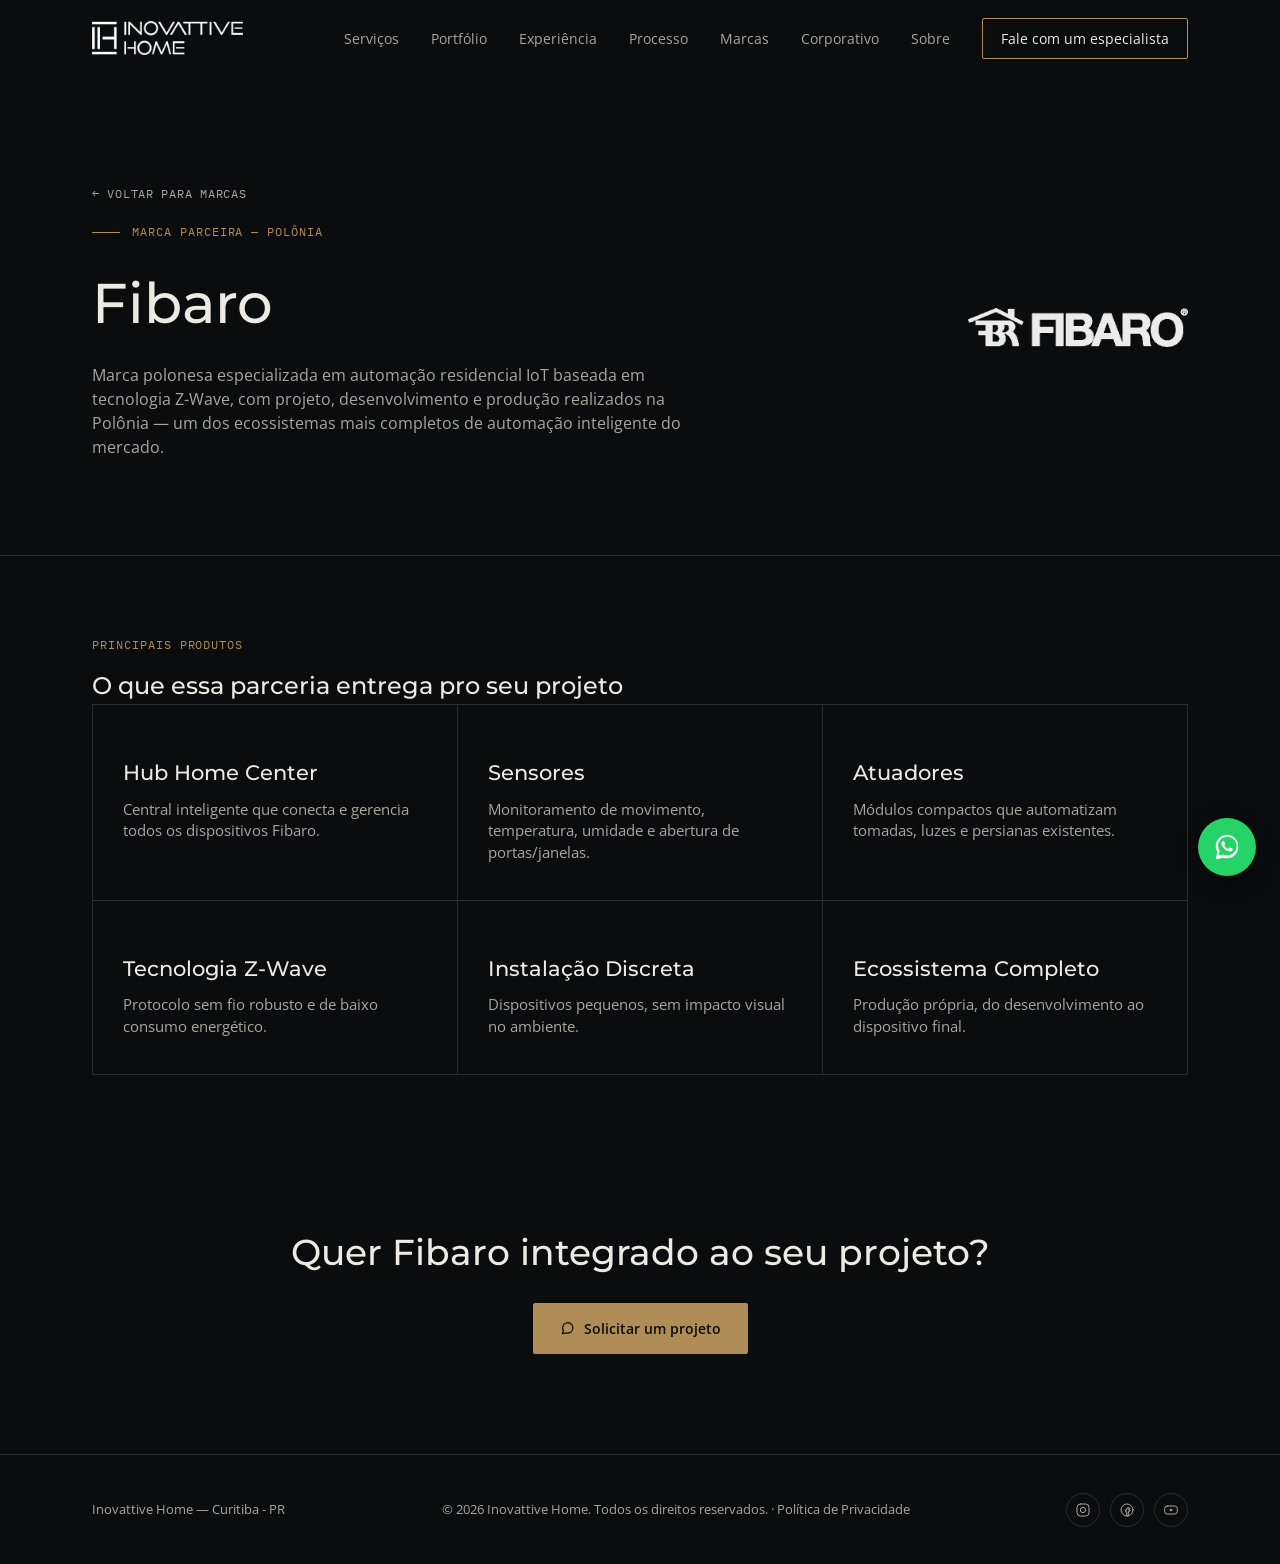
<file: fibaro/index.html>
<!DOCTYPE html>
<html lang="pt-BR">
<head>
<!-- Google Tag Manager -->
<script>(function(w,d,s,l,i){w[l]=w[l]||[];w[l].push({'gtm.start':
new Date().getTime(),event:'gtm.js'});var f=d.getElementsByTagName(s)[0],
j=d.createElement(s),dl=l!='dataLayer'?'&l='+l:'';j.async=true;j.src=
'https://www.googletagmanager.com/gtm.js?id='+i+dl;f.parentNode.insertBefore(j,f);
})(window,document,'script','dataLayer','GTM-NXWMRC7');</script>
<!-- End Google Tag Manager -->
<meta charset="UTF-8">
<meta name="viewport" content="width=device-width, initial-scale=1.0">
<title>Fibaro — Automação IoT | Inovattive Home</title>
<meta name="description" content="Dispositivos Fibaro em Curitiba: automação residencial baseada em Z-Wave, com hub Home Center, sensores e atuadores compactos.">
<link rel="canonical" href="https://inovattivehome.com.br/fibaro/">
<link rel="icon" href="../img/favicon.ico" sizes="any">
<link rel="icon" type="image/png" href="../img/favicon-32x32.png" sizes="32x32">
<link rel="icon" type="image/png" href="../img/favicon-192x192.png" sizes="192x192">
<link rel="apple-touch-icon" href="../img/apple-touch-icon.png">

<meta property="og:type" content="website">
<meta property="og:site_name" content="Inovattive Home">
<meta property="og:title" content="Fibaro — Automação IoT | Inovattive Home">
<meta property="og:description" content="Dispositivos Fibaro em Curitiba: automação residencial baseada em Z-Wave, com hub Home Center, sensores e atuadores compactos.">
<meta property="og:url" content="https://inovattivehome.com.br/fibaro/">
<meta property="og:image" content="https://inovattivehome.com.br/img/hero-home.jpg">
<meta property="og:locale" content="pt_BR">

<meta name="twitter:card" content="summary_large_image">
<meta name="twitter:title" content="Fibaro — Automação IoT | Inovattive Home">
<meta name="twitter:description" content="Dispositivos Fibaro em Curitiba: automação residencial baseada em Z-Wave, com hub Home Center, sensores e atuadores compactos.">
<meta name="twitter:image" content="https://inovattivehome.com.br/img/hero-home.jpg">

<link rel="preconnect" href="https://fonts.googleapis.com">
<link href="https://fonts.googleapis.com/css2?family=Montserrat:wght@400;500;600;700&family=Open+Sans:wght@400;500;600;700&family=IBM+Plex+Mono:wght@400;500&display=swap" rel="stylesheet">
<link rel="stylesheet" href="../css/style.css?v=12">
</head>
<body>
<!-- Google Tag Manager (noscript) -->
<noscript><iframe src="https://www.googletagmanager.com/ns.html?id=GTM-NXWMRC7"
height="0" width="0" style="display:none;visibility:hidden"></iframe></noscript>
<!-- End Google Tag Manager (noscript) -->

<header class="site-header">
  <div class="wrap header-row">
    <a href="../index.html" class="logo"><img src="../img/logo.png" alt="Inovattive Home"></a>
    <button class="nav-toggle" aria-label="Abrir menu" aria-expanded="false">
      <span></span><span></span><span></span>
    </button>
    <nav class="main-nav">
      <a href="../index.html#servicos">Serviços</a>
      <a href="../index.html#portfolio">Portfólio</a>
      <a href="../index.html#experiencia">Experiência</a>
      <a href="../index.html#processo">Processo</a>
      <a href="../index.html#marcas">Marcas</a>
      <a href="../corporativo/index.html">Corporativo</a>
      <a href="../sobre/index.html">Sobre</a>
      <a href="../index.html#contact-form" class="nav-cta">Fale com um especialista</a>
    </nav>
  </div>
</header>

<section class="brand-hero">
  <div class="wrap brand-hero-grid">
    <div>
      <a href="../index.html#marcas" class="brand-back">&larr; Voltar para Marcas</a>
      <p class="eyebrow"><span class="eyebrow-line"></span>Marca Parceira — Polônia</p>
      <h1>Fibaro</h1>
      <p class="brand-hero-desc">Marca polonesa especializada em automação residencial IoT baseada em tecnologia Z-Wave, com projeto, desenvolvimento e produção realizados na Polônia — um dos ecossistemas mais completos de automação inteligente do mercado.</p>
    </div>
    <img class="brand-logo-large" src="../img/brands/fibaro.png" alt="Fibaro">
  </div>
</section>

<section class="brand-highlights">
  <div class="wrap">
    <p class="section-eyebrow">Principais Produtos</p>
    <h2>O que essa parceria entrega pro seu projeto</h2>
    <div class="services-grid">
      <article class="service-card"><h3>Hub Home Center</h3><p>Central inteligente que conecta e gerencia todos os dispositivos Fibaro.</p></article>
      <article class="service-card"><h3>Sensores</h3><p>Monitoramento de movimento, temperatura, umidade e abertura de portas/janelas.</p></article>
      <article class="service-card"><h3>Atuadores</h3><p>Módulos compactos que automatizam tomadas, luzes e persianas existentes.</p></article>
      <article class="service-card"><h3>Tecnologia Z-Wave</h3><p>Protocolo sem fio robusto e de baixo consumo energético.</p></article>
      <article class="service-card"><h3>Instalação Discreta</h3><p>Dispositivos pequenos, sem impacto visual no ambiente.</p></article>
      <article class="service-card"><h3>Ecossistema Completo</h3><p>Produção própria, do desenvolvimento ao dispositivo final.</p></article>
    </div>
  </div>
</section>



<section class="brand-cta">
  <div class="wrap">
    <h2>Quer Fibaro integrado ao seu projeto?</h2>
    <a href="../index.html#contact-form" class="btn btn-primary">
      <svg viewBox="0 0 20 20" fill="none" stroke="currentColor" stroke-width="1.5" stroke-linecap="round" stroke-linejoin="round" width="16" height="16"><path d="M3 17l1.2-3.6A6.5 6.5 0 1 1 8 16.2L3 17z"/></svg>
      Solicitar um projeto
    </a>
  </div>
</section>

<footer class="site-footer">
  <div class="wrap">
    <p>Inovattive Home — Curitiba - PR</p>
    <p class="footer-note">© 2026 Inovattive Home. Todos os direitos reservados. · <a href="../privacidade/index.html">Política de Privacidade</a></p>
    <div class="footer-social">
      <a href="https://www.instagram.com/inovattivehome/" target="_blank" rel="noopener" aria-label="Instagram"><svg viewBox="0 0 24 24" fill="none" stroke="currentColor" stroke-width="1.5" stroke-linecap="round" stroke-linejoin="round"><rect x="3" y="3" width="18" height="18" rx="5"/><circle cx="12" cy="12" r="4"/><circle cx="17.2" cy="6.8" r="0.6" fill="currentColor" stroke="none"/></svg></a>
      <a href="https://www.facebook.com/inovativehome/" target="_blank" rel="noopener" aria-label="Facebook"><svg viewBox="0 0 24 24" fill="none" stroke="currentColor" stroke-width="1.5" stroke-linecap="round" stroke-linejoin="round"><circle cx="12" cy="12" r="9"/><path d="M15 8.5h-1.5A2 2 0 0 0 11.5 10.5V12H9.5v2.5h2V21h2.5v-6.5h2l.4-2.5h-2.4v-1a.5.5 0 0 1 .5-.5H16z"/></svg></a>
      <a href="https://www.youtube.com/channel/UCbEOoF0XL7lhBxxzGGqCXdQ" target="_blank" rel="noopener" aria-label="YouTube"><svg viewBox="0 0 24 24" fill="none" stroke="currentColor" stroke-width="1.5" stroke-linecap="round" stroke-linejoin="round"><rect x="2.5" y="6" width="19" height="12" rx="4"/><path d="M10.3 9.6l5 2.4-5 2.4z" fill="currentColor" stroke="none"/></svg></a>
    </div>
  </div>
</footer>

<a href="https://wa.me/5541991510243?text=Ol%C3%A1!%20Vim%20do%20site%20e%20queria%20mais%20informa%C3%A7%C3%B5es." class="whatsapp-float" target="_blank" rel="noopener" aria-label="Falar no WhatsApp">
  <svg viewBox="0 0 32 32" fill="currentColor">
    <path d="M16.02 3C9.4 3 4 8.4 4 15.02c0 2.23.6 4.32 1.65 6.12L4 29l8.06-1.6a12.9 12.9 0 0 0 3.96.63c6.62 0 12.02-5.4 12.02-12.02C28.04 8.4 22.64 3 16.02 3zm0 21.9c-1.3 0-2.58-.24-3.77-.7l-.27-.1-4.78.95.98-4.66-.18-.29a9.87 9.87 0 0 1-1.5-5.16c0-5.47 4.45-9.92 9.94-9.92 5.47 0 9.92 4.45 9.92 9.92 0 5.48-4.45 9.96-9.94 9.96zm5.43-7.44c-.3-.15-1.76-.87-2.03-.97-.27-.1-.47-.15-.67.15-.2.3-.77.97-.94 1.17-.17.2-.35.22-.65.07-.3-.15-1.25-.46-2.38-1.47-.88-.78-1.47-1.75-1.65-2.05-.17-.3-.02-.46.13-.6.13-.13.3-.35.45-.52.15-.17.2-.3.3-.5.1-.2.05-.37-.02-.52-.07-.15-.67-1.6-.9-2.2-.24-.58-.49-.5-.67-.5h-.57c-.2 0-.52.07-.8.37-.27.3-1.04 1.02-1.04 2.5s1.07 2.9 1.22 3.1c.15.2 2.1 3.2 5.09 4.5.71.3 1.27.49 1.7.63.71.23 1.36.2 1.87.12.57-.08 1.76-.72 2.01-1.42.25-.7.25-1.3.17-1.42-.07-.13-.27-.2-.57-.35z"/>
  </svg>
</a>

<script src="../js/script.js?v=7"></script>
</body>
</html>
</file>
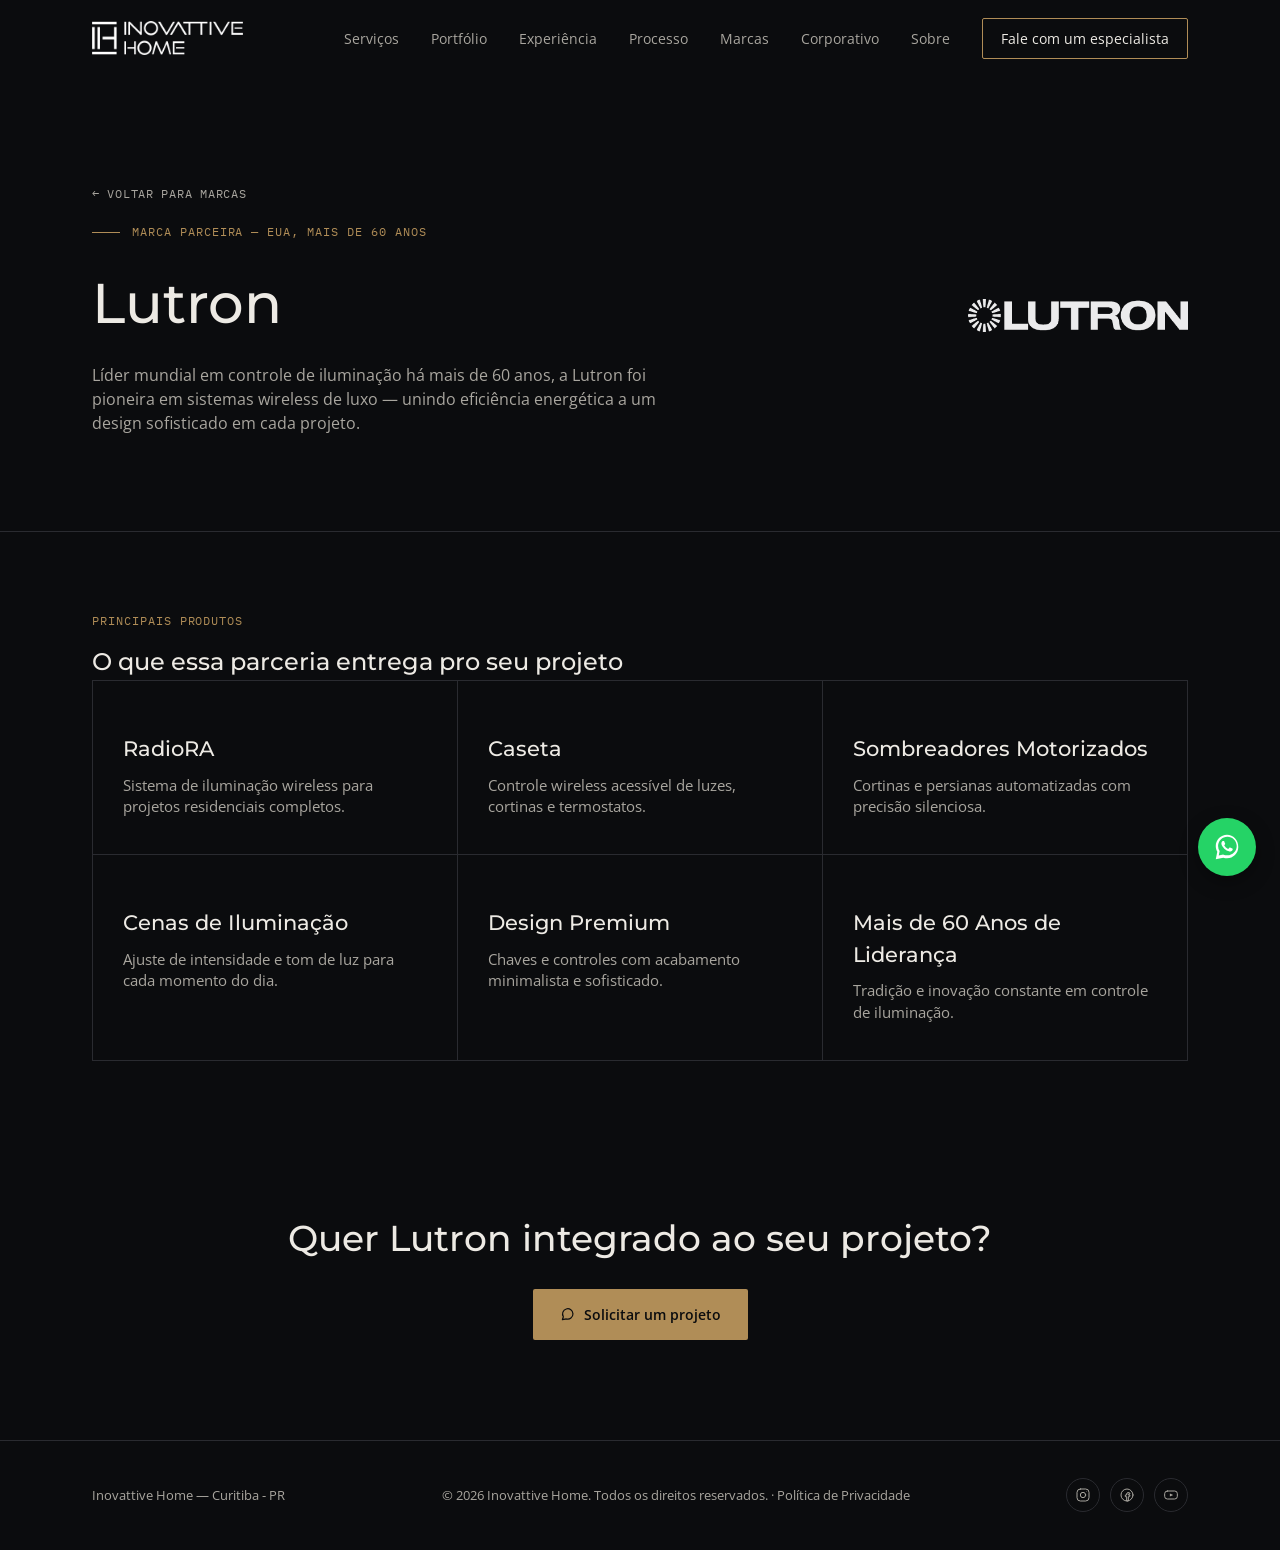
<file: lutron/index.html>
<!DOCTYPE html>
<html lang="pt-BR">
<head>
<!-- Google Tag Manager -->
<script>(function(w,d,s,l,i){w[l]=w[l]||[];w[l].push({'gtm.start':
new Date().getTime(),event:'gtm.js'});var f=d.getElementsByTagName(s)[0],
j=d.createElement(s),dl=l!='dataLayer'?'&l='+l:'';j.async=true;j.src=
'https://www.googletagmanager.com/gtm.js?id='+i+dl;f.parentNode.insertBefore(j,f);
})(window,document,'script','dataLayer','GTM-NXWMRC7');</script>
<!-- End Google Tag Manager -->
<meta charset="UTF-8">
<meta name="viewport" content="width=device-width, initial-scale=1.0">
<title>Lutron — Iluminação e Cortinas Inteligentes | Inovattive Home</title>
<meta name="description" content="Sistemas Lutron em Curitiba: RadioRA, Caseta e sombreadores motorizados, com mais de 60 anos de liderança em controle de iluminação.">
<link rel="canonical" href="https://inovattivehome.com.br/lutron/">
<link rel="icon" href="../img/favicon.ico" sizes="any">
<link rel="icon" type="image/png" href="../img/favicon-32x32.png" sizes="32x32">
<link rel="icon" type="image/png" href="../img/favicon-192x192.png" sizes="192x192">
<link rel="apple-touch-icon" href="../img/apple-touch-icon.png">

<meta property="og:type" content="website">
<meta property="og:site_name" content="Inovattive Home">
<meta property="og:title" content="Lutron — Iluminação e Cortinas Inteligentes | Inovattive Home">
<meta property="og:description" content="Sistemas Lutron em Curitiba: RadioRA, Caseta e sombreadores motorizados, com mais de 60 anos de liderança em controle de iluminação.">
<meta property="og:url" content="https://inovattivehome.com.br/lutron/">
<meta property="og:image" content="https://inovattivehome.com.br/img/hero-home.jpg">
<meta property="og:locale" content="pt_BR">

<meta name="twitter:card" content="summary_large_image">
<meta name="twitter:title" content="Lutron — Iluminação e Cortinas Inteligentes | Inovattive Home">
<meta name="twitter:description" content="Sistemas Lutron em Curitiba: RadioRA, Caseta e sombreadores motorizados, com mais de 60 anos de liderança em controle de iluminação.">
<meta name="twitter:image" content="https://inovattivehome.com.br/img/hero-home.jpg">

<link rel="preconnect" href="https://fonts.googleapis.com">
<link href="https://fonts.googleapis.com/css2?family=Montserrat:wght@400;500;600;700&family=Open+Sans:wght@400;500;600;700&family=IBM+Plex+Mono:wght@400;500&display=swap" rel="stylesheet">
<link rel="stylesheet" href="../css/style.css?v=12">
</head>
<body>
<!-- Google Tag Manager (noscript) -->
<noscript><iframe src="https://www.googletagmanager.com/ns.html?id=GTM-NXWMRC7"
height="0" width="0" style="display:none;visibility:hidden"></iframe></noscript>
<!-- End Google Tag Manager (noscript) -->

<header class="site-header">
  <div class="wrap header-row">
    <a href="../index.html" class="logo"><img src="../img/logo.png" alt="Inovattive Home"></a>
    <button class="nav-toggle" aria-label="Abrir menu" aria-expanded="false">
      <span></span><span></span><span></span>
    </button>
    <nav class="main-nav">
      <a href="../index.html#servicos">Serviços</a>
      <a href="../index.html#portfolio">Portfólio</a>
      <a href="../index.html#experiencia">Experiência</a>
      <a href="../index.html#processo">Processo</a>
      <a href="../index.html#marcas">Marcas</a>
      <a href="../corporativo/index.html">Corporativo</a>
      <a href="../sobre/index.html">Sobre</a>
      <a href="../index.html#contact-form" class="nav-cta">Fale com um especialista</a>
    </nav>
  </div>
</header>

<section class="brand-hero">
  <div class="wrap brand-hero-grid">
    <div>
      <a href="../index.html#marcas" class="brand-back">&larr; Voltar para Marcas</a>
      <p class="eyebrow"><span class="eyebrow-line"></span>Marca Parceira — EUA, mais de 60 anos</p>
      <h1>Lutron</h1>
      <p class="brand-hero-desc">Líder mundial em controle de iluminação há mais de 60 anos, a Lutron foi pioneira em sistemas wireless de luxo — unindo eficiência energética a um design sofisticado em cada projeto.</p>
    </div>
    <img class="brand-logo-large" src="../img/brands/lutron.png" alt="Lutron">
  </div>
</section>

<section class="brand-highlights">
  <div class="wrap">
    <p class="section-eyebrow">Principais Produtos</p>
    <h2>O que essa parceria entrega pro seu projeto</h2>
    <div class="services-grid">
      <article class="service-card"><h3>RadioRA</h3><p>Sistema de iluminação wireless para projetos residenciais completos.</p></article>
      <article class="service-card"><h3>Caseta</h3><p>Controle wireless acessível de luzes, cortinas e termostatos.</p></article>
      <article class="service-card"><h3>Sombreadores Motorizados</h3><p>Cortinas e persianas automatizadas com precisão silenciosa.</p></article>
      <article class="service-card"><h3>Cenas de Iluminação</h3><p>Ajuste de intensidade e tom de luz para cada momento do dia.</p></article>
      <article class="service-card"><h3>Design Premium</h3><p>Chaves e controles com acabamento minimalista e sofisticado.</p></article>
      <article class="service-card"><h3>Mais de 60 Anos de Liderança</h3><p>Tradição e inovação constante em controle de iluminação.</p></article>
    </div>
  </div>
</section>



<section class="brand-cta">
  <div class="wrap">
    <h2>Quer Lutron integrado ao seu projeto?</h2>
    <a href="../index.html#contact-form" class="btn btn-primary">
      <svg viewBox="0 0 20 20" fill="none" stroke="currentColor" stroke-width="1.5" stroke-linecap="round" stroke-linejoin="round" width="16" height="16"><path d="M3 17l1.2-3.6A6.5 6.5 0 1 1 8 16.2L3 17z"/></svg>
      Solicitar um projeto
    </a>
  </div>
</section>

<footer class="site-footer">
  <div class="wrap">
    <p>Inovattive Home — Curitiba - PR</p>
    <p class="footer-note">© 2026 Inovattive Home. Todos os direitos reservados. · <a href="../privacidade/index.html">Política de Privacidade</a></p>
    <div class="footer-social">
      <a href="https://www.instagram.com/inovattivehome/" target="_blank" rel="noopener" aria-label="Instagram"><svg viewBox="0 0 24 24" fill="none" stroke="currentColor" stroke-width="1.5" stroke-linecap="round" stroke-linejoin="round"><rect x="3" y="3" width="18" height="18" rx="5"/><circle cx="12" cy="12" r="4"/><circle cx="17.2" cy="6.8" r="0.6" fill="currentColor" stroke="none"/></svg></a>
      <a href="https://www.facebook.com/inovativehome/" target="_blank" rel="noopener" aria-label="Facebook"><svg viewBox="0 0 24 24" fill="none" stroke="currentColor" stroke-width="1.5" stroke-linecap="round" stroke-linejoin="round"><circle cx="12" cy="12" r="9"/><path d="M15 8.5h-1.5A2 2 0 0 0 11.5 10.5V12H9.5v2.5h2V21h2.5v-6.5h2l.4-2.5h-2.4v-1a.5.5 0 0 1 .5-.5H16z"/></svg></a>
      <a href="https://www.youtube.com/channel/UCbEOoF0XL7lhBxxzGGqCXdQ" target="_blank" rel="noopener" aria-label="YouTube"><svg viewBox="0 0 24 24" fill="none" stroke="currentColor" stroke-width="1.5" stroke-linecap="round" stroke-linejoin="round"><rect x="2.5" y="6" width="19" height="12" rx="4"/><path d="M10.3 9.6l5 2.4-5 2.4z" fill="currentColor" stroke="none"/></svg></a>
    </div>
  </div>
</footer>

<a href="https://wa.me/5541991510243?text=Ol%C3%A1!%20Vim%20do%20site%20e%20queria%20mais%20informa%C3%A7%C3%B5es." class="whatsapp-float" target="_blank" rel="noopener" aria-label="Falar no WhatsApp">
  <svg viewBox="0 0 32 32" fill="currentColor">
    <path d="M16.02 3C9.4 3 4 8.4 4 15.02c0 2.23.6 4.32 1.65 6.12L4 29l8.06-1.6a12.9 12.9 0 0 0 3.96.63c6.62 0 12.02-5.4 12.02-12.02C28.04 8.4 22.64 3 16.02 3zm0 21.9c-1.3 0-2.58-.24-3.77-.7l-.27-.1-4.78.95.98-4.66-.18-.29a9.87 9.87 0 0 1-1.5-5.16c0-5.47 4.45-9.92 9.94-9.92 5.47 0 9.92 4.45 9.92 9.92 0 5.48-4.45 9.96-9.94 9.96zm5.43-7.44c-.3-.15-1.76-.87-2.03-.97-.27-.1-.47-.15-.67.15-.2.3-.77.97-.94 1.17-.17.2-.35.22-.65.07-.3-.15-1.25-.46-2.38-1.47-.88-.78-1.47-1.75-1.65-2.05-.17-.3-.02-.46.13-.6.13-.13.3-.35.45-.52.15-.17.2-.3.3-.5.1-.2.05-.37-.02-.52-.07-.15-.67-1.6-.9-2.2-.24-.58-.49-.5-.67-.5h-.57c-.2 0-.52.07-.8.37-.27.3-1.04 1.02-1.04 2.5s1.07 2.9 1.22 3.1c.15.2 2.1 3.2 5.09 4.5.71.3 1.27.49 1.7.63.71.23 1.36.2 1.87.12.57-.08 1.76-.72 2.01-1.42.25-.7.25-1.3.17-1.42-.07-.13-.27-.2-.57-.35z"/>
  </svg>
</a>

<script src="../js/script.js?v=7"></script>
</body>
</html>
</file>
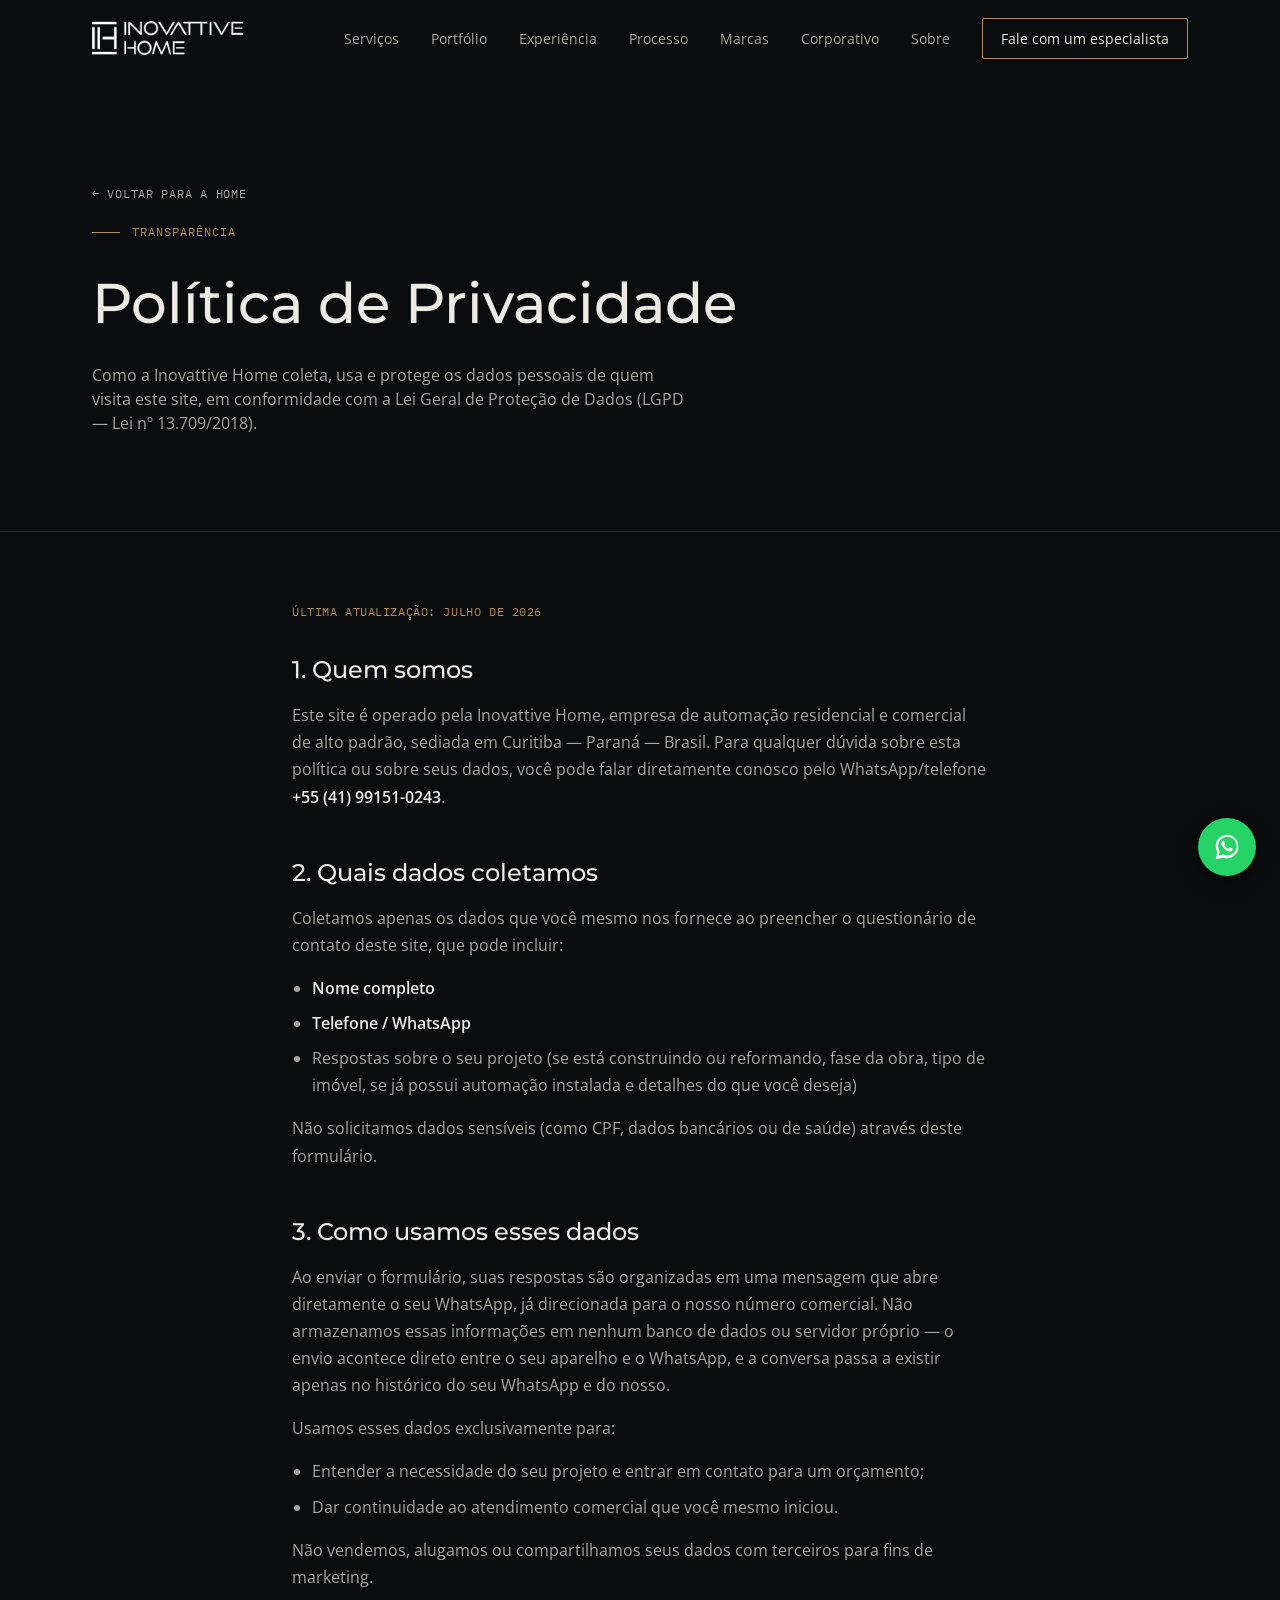
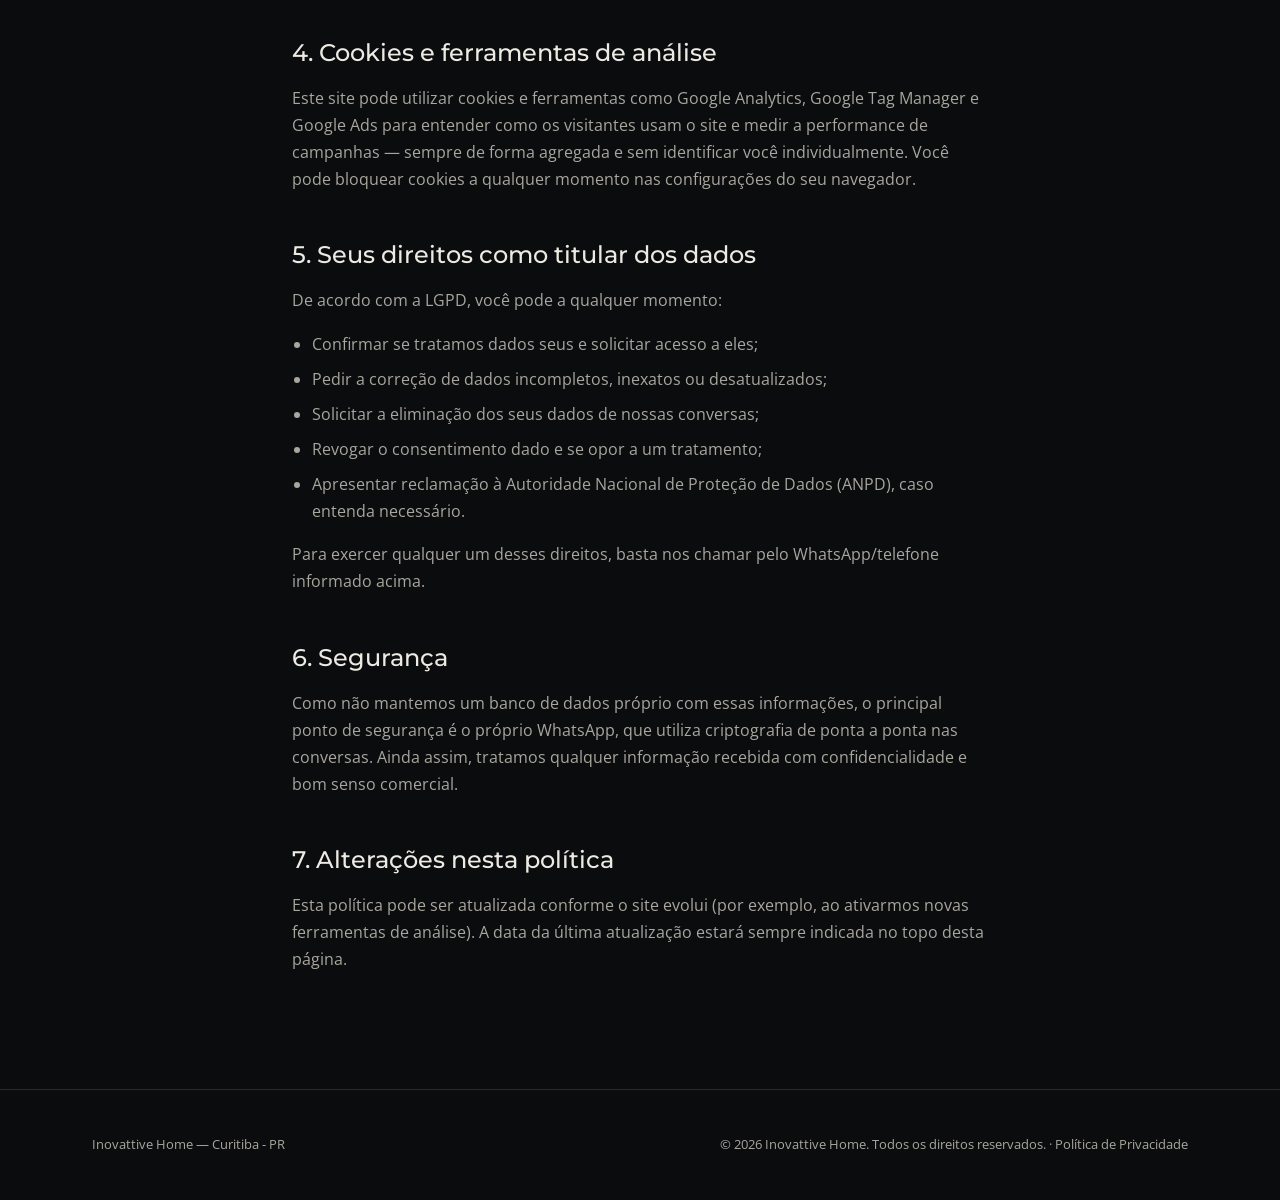
<file: privacidade/index.html>
<!DOCTYPE html>
<html lang="pt-BR">
<head>
<!-- Google Tag Manager -->
<script>(function(w,d,s,l,i){w[l]=w[l]||[];w[l].push({'gtm.start':
new Date().getTime(),event:'gtm.js'});var f=d.getElementsByTagName(s)[0],
j=d.createElement(s),dl=l!='dataLayer'?'&l='+l:'';j.async=true;j.src=
'https://www.googletagmanager.com/gtm.js?id='+i+dl;f.parentNode.insertBefore(j,f);
})(window,document,'script','dataLayer','GTM-NXWMRC7');</script>
<!-- End Google Tag Manager -->
<meta charset="UTF-8">
<meta name="viewport" content="width=device-width, initial-scale=1.0">
<title>Política de Privacidade | Inovattive Home</title>
<meta name="description" content="Política de Privacidade da Inovattive Home: como coletamos, usamos e protegemos seus dados pessoais, em conformidade com a LGPD.">
<meta name="robots" content="noindex, follow">
<link rel="canonical" href="https://inovattivehome.com.br/privacidade/">
<link rel="icon" href="../img/favicon.ico" sizes="any">
<link rel="icon" type="image/png" href="../img/favicon-32x32.png" sizes="32x32">
<link rel="icon" type="image/png" href="../img/favicon-192x192.png" sizes="192x192">
<link rel="apple-touch-icon" href="../img/apple-touch-icon.png">

<link rel="preconnect" href="https://fonts.googleapis.com">
<link href="https://fonts.googleapis.com/css2?family=Montserrat:wght@400;500;600;700&family=Open+Sans:wght@400;500;600;700&family=IBM+Plex+Mono:wght@400;500&display=swap" rel="stylesheet">
<link rel="stylesheet" href="../css/style.css?v=12">
</head>
<body>
<!-- Google Tag Manager (noscript) -->
<noscript><iframe src="https://www.googletagmanager.com/ns.html?id=GTM-NXWMRC7"
height="0" width="0" style="display:none;visibility:hidden"></iframe></noscript>
<!-- End Google Tag Manager (noscript) -->

<header class="site-header">
  <div class="wrap header-row">
    <a href="../index.html" class="logo"><img src="../img/logo.png" alt="Inovattive Home"></a>
    <button class="nav-toggle" aria-label="Abrir menu" aria-expanded="false">
      <span></span><span></span><span></span>
    </button>
    <nav class="main-nav">
      <a href="../index.html#servicos">Serviços</a>
      <a href="../index.html#portfolio">Portfólio</a>
      <a href="../index.html#experiencia">Experiência</a>
      <a href="../index.html#processo">Processo</a>
      <a href="../index.html#marcas">Marcas</a>
      <a href="../corporativo/index.html">Corporativo</a>
      <a href="../sobre/index.html">Sobre</a>
      <a href="../index.html#contact-form" class="nav-cta">Fale com um especialista</a>
    </nav>
  </div>
</header>

<section class="brand-hero">
  <div class="wrap">
    <a href="../index.html" class="brand-back">&larr; Voltar para a Home</a>
    <p class="eyebrow"><span class="eyebrow-line"></span>Transparência</p>
    <h1>Política de Privacidade</h1>
    <p class="brand-hero-desc">Como a Inovattive Home coleta, usa e protege os dados pessoais de quem visita este site, em conformidade com a Lei Geral de Proteção de Dados (LGPD — Lei nº 13.709/2018).</p>
  </div>
</section>

<section class="legal-content">
  <div class="wrap">
    <p class="updated-note">Última atualização: julho de 2026</p>

    <h2>1. Quem somos</h2>
    <p>Este site é operado pela Inovattive Home, empresa de automação residencial e comercial de alto padrão, sediada em Curitiba — Paraná — Brasil. Para qualquer dúvida sobre esta política ou sobre seus dados, você pode falar diretamente conosco pelo WhatsApp/telefone <strong>+55 (41) 99151-0243</strong>.</p>

    <h2>2. Quais dados coletamos</h2>
    <p>Coletamos apenas os dados que você mesmo nos fornece ao preencher o questionário de contato deste site, que pode incluir:</p>
    <ul>
      <li><strong>Nome completo</strong></li>
      <li><strong>Telefone / WhatsApp</strong></li>
      <li>Respostas sobre o seu projeto (se está construindo ou reformando, fase da obra, tipo de imóvel, se já possui automação instalada e detalhes do que você deseja)</li>
    </ul>
    <p>Não solicitamos dados sensíveis (como CPF, dados bancários ou de saúde) através deste formulário.</p>

    <h2>3. Como usamos esses dados</h2>
    <p>Ao enviar o formulário, suas respostas são organizadas em uma mensagem que abre diretamente o seu WhatsApp, já direcionada para o nosso número comercial. Não armazenamos essas informações em nenhum banco de dados ou servidor próprio — o envio acontece direto entre o seu aparelho e o WhatsApp, e a conversa passa a existir apenas no histórico do seu WhatsApp e do nosso.</p>
    <p>Usamos esses dados exclusivamente para:</p>
    <ul>
      <li>Entender a necessidade do seu projeto e entrar em contato para um orçamento;</li>
      <li>Dar continuidade ao atendimento comercial que você mesmo iniciou.</li>
    </ul>
    <p>Não vendemos, alugamos ou compartilhamos seus dados com terceiros para fins de marketing.</p>

    <h2>4. Cookies e ferramentas de análise</h2>
    <p>Este site pode utilizar cookies e ferramentas como Google Analytics, Google Tag Manager e Google Ads para entender como os visitantes usam o site e medir a performance de campanhas — sempre de forma agregada e sem identificar você individualmente. Você pode bloquear cookies a qualquer momento nas configurações do seu navegador.</p>

    <h2>5. Seus direitos como titular dos dados</h2>
    <p>De acordo com a LGPD, você pode a qualquer momento:</p>
    <ul>
      <li>Confirmar se tratamos dados seus e solicitar acesso a eles;</li>
      <li>Pedir a correção de dados incompletos, inexatos ou desatualizados;</li>
      <li>Solicitar a eliminação dos seus dados de nossas conversas;</li>
      <li>Revogar o consentimento dado e se opor a um tratamento;</li>
      <li>Apresentar reclamação à Autoridade Nacional de Proteção de Dados (ANPD), caso entenda necessário.</li>
    </ul>
    <p>Para exercer qualquer um desses direitos, basta nos chamar pelo WhatsApp/telefone informado acima.</p>

    <h2>6. Segurança</h2>
    <p>Como não mantemos um banco de dados próprio com essas informações, o principal ponto de segurança é o próprio WhatsApp, que utiliza criptografia de ponta a ponta nas conversas. Ainda assim, tratamos qualquer informação recebida com confidencialidade e bom senso comercial.</p>

    <h2>7. Alterações nesta política</h2>
    <p>Esta política pode ser atualizada conforme o site evolui (por exemplo, ao ativarmos novas ferramentas de análise). A data da última atualização estará sempre indicada no topo desta página.</p>
  </div>
</section>

<footer class="site-footer">
  <div class="wrap">
    <p>Inovattive Home — Curitiba - PR</p>
    <p class="footer-note">© 2026 Inovattive Home. Todos os direitos reservados. · <a href="../privacidade/index.html">Política de Privacidade</a></p>
  </div>
</footer>

<a href="https://wa.me/5541991510243?text=Ol%C3%A1!%20Vim%20do%20site%20e%20queria%20mais%20informa%C3%A7%C3%B5es." class="whatsapp-float" target="_blank" rel="noopener" aria-label="Falar no WhatsApp">
  <svg viewBox="0 0 32 32" fill="currentColor">
    <path d="M16.02 3C9.4 3 4 8.4 4 15.02c0 2.23.6 4.32 1.65 6.12L4 29l8.06-1.6a12.9 12.9 0 0 0 3.96.63c6.62 0 12.02-5.4 12.02-12.02C28.04 8.4 22.64 3 16.02 3zm0 21.9c-1.3 0-2.58-.24-3.77-.7l-.27-.1-4.78.95.98-4.66-.18-.29a9.87 9.87 0 0 1-1.5-5.16c0-5.47 4.45-9.92 9.94-9.92 5.47 0 9.92 4.45 9.92 9.92 0 5.48-4.45 9.96-9.94 9.96zm5.43-7.44c-.3-.15-1.76-.87-2.03-.97-.27-.1-.47-.15-.67.15-.2.3-.77.97-.94 1.17-.17.2-.35.22-.65.07-.3-.15-1.25-.46-2.38-1.47-.88-.78-1.47-1.75-1.65-2.05-.17-.3-.02-.46.13-.6.13-.13.3-.35.45-.52.15-.17.2-.3.3-.5.1-.2.05-.37-.02-.52-.07-.15-.67-1.6-.9-2.2-.24-.58-.49-.5-.67-.5h-.57c-.2 0-.52.07-.8.37-.27.3-1.04 1.02-1.04 2.5s1.07 2.9 1.22 3.1c.15.2 2.1 3.2 5.09 4.5.71.3 1.27.49 1.7.63.71.23 1.36.2 1.87.12.57-.08 1.76-.72 2.01-1.42.25-.7.25-1.3.17-1.42-.07-.13-.27-.2-.57-.35z"/>
  </svg>
</a>

<script src="../js/script.js?v=7"></script>
</body>
</html>
</file>
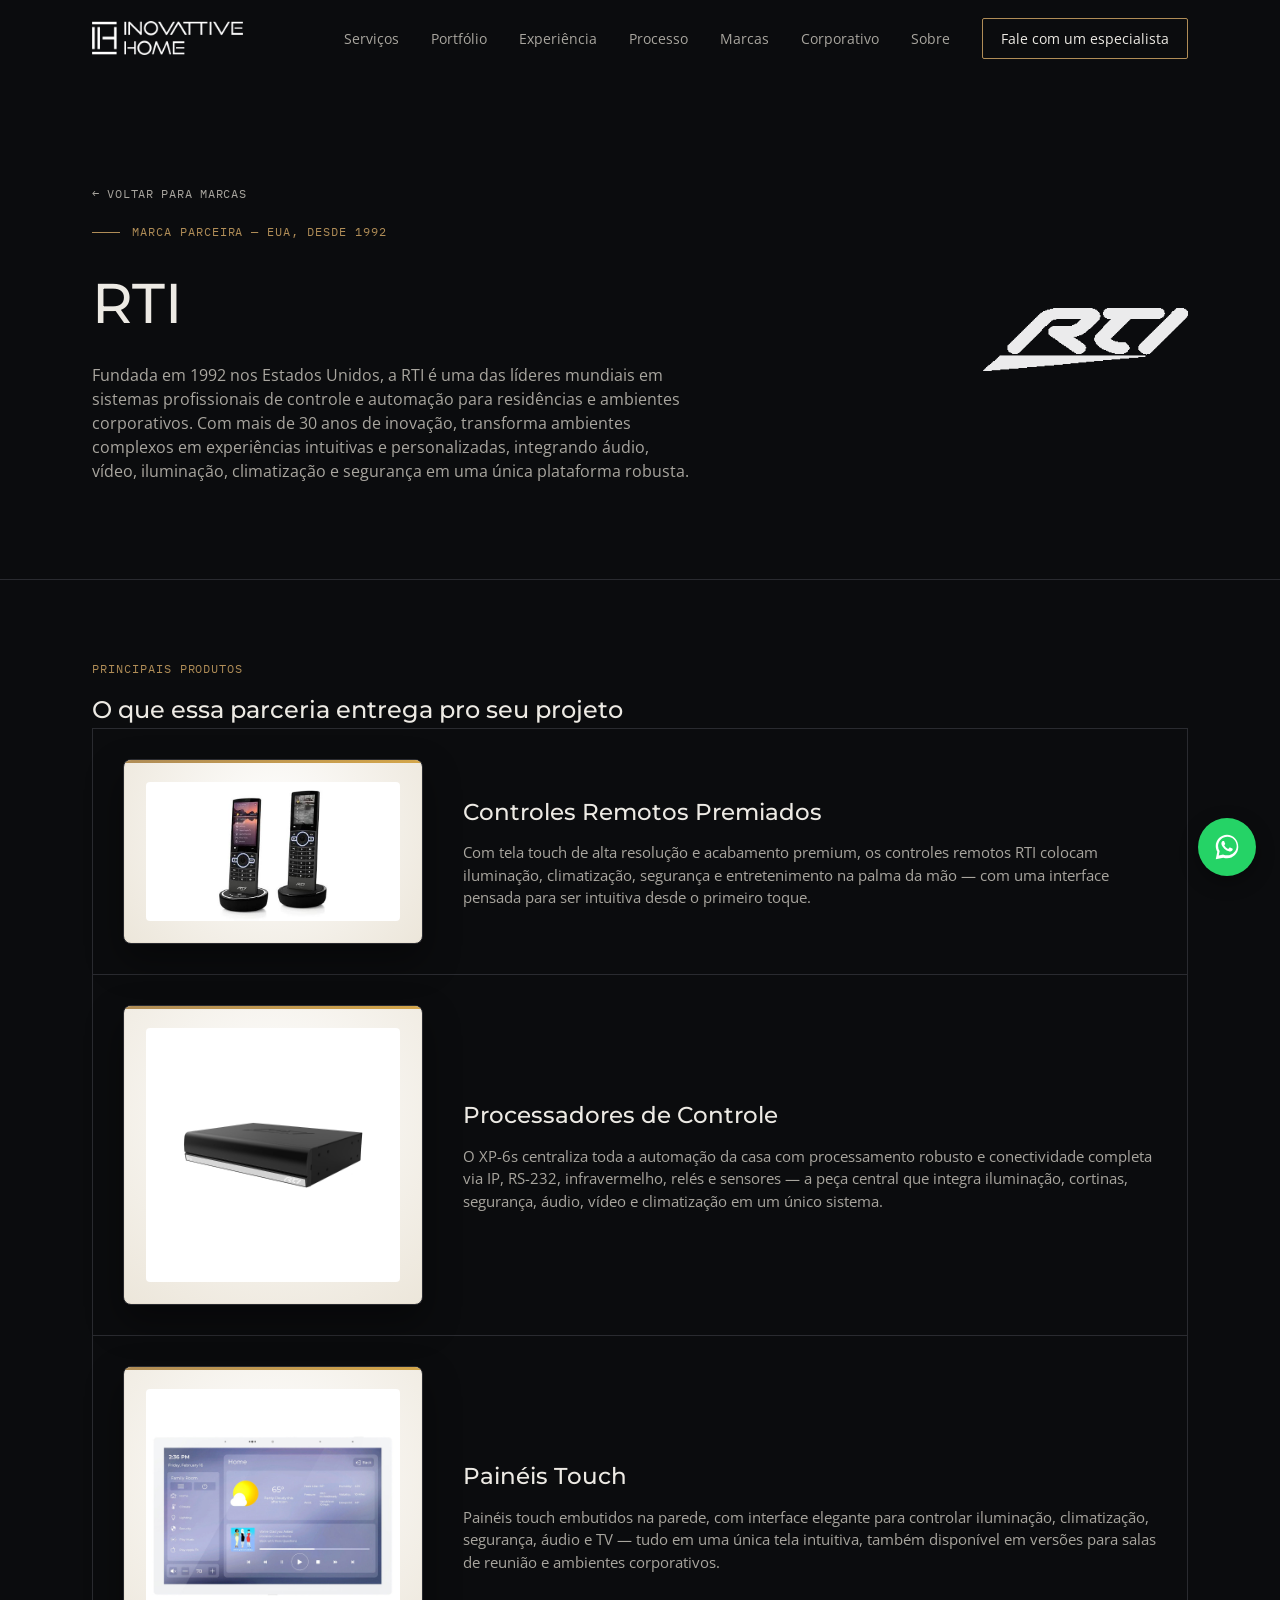
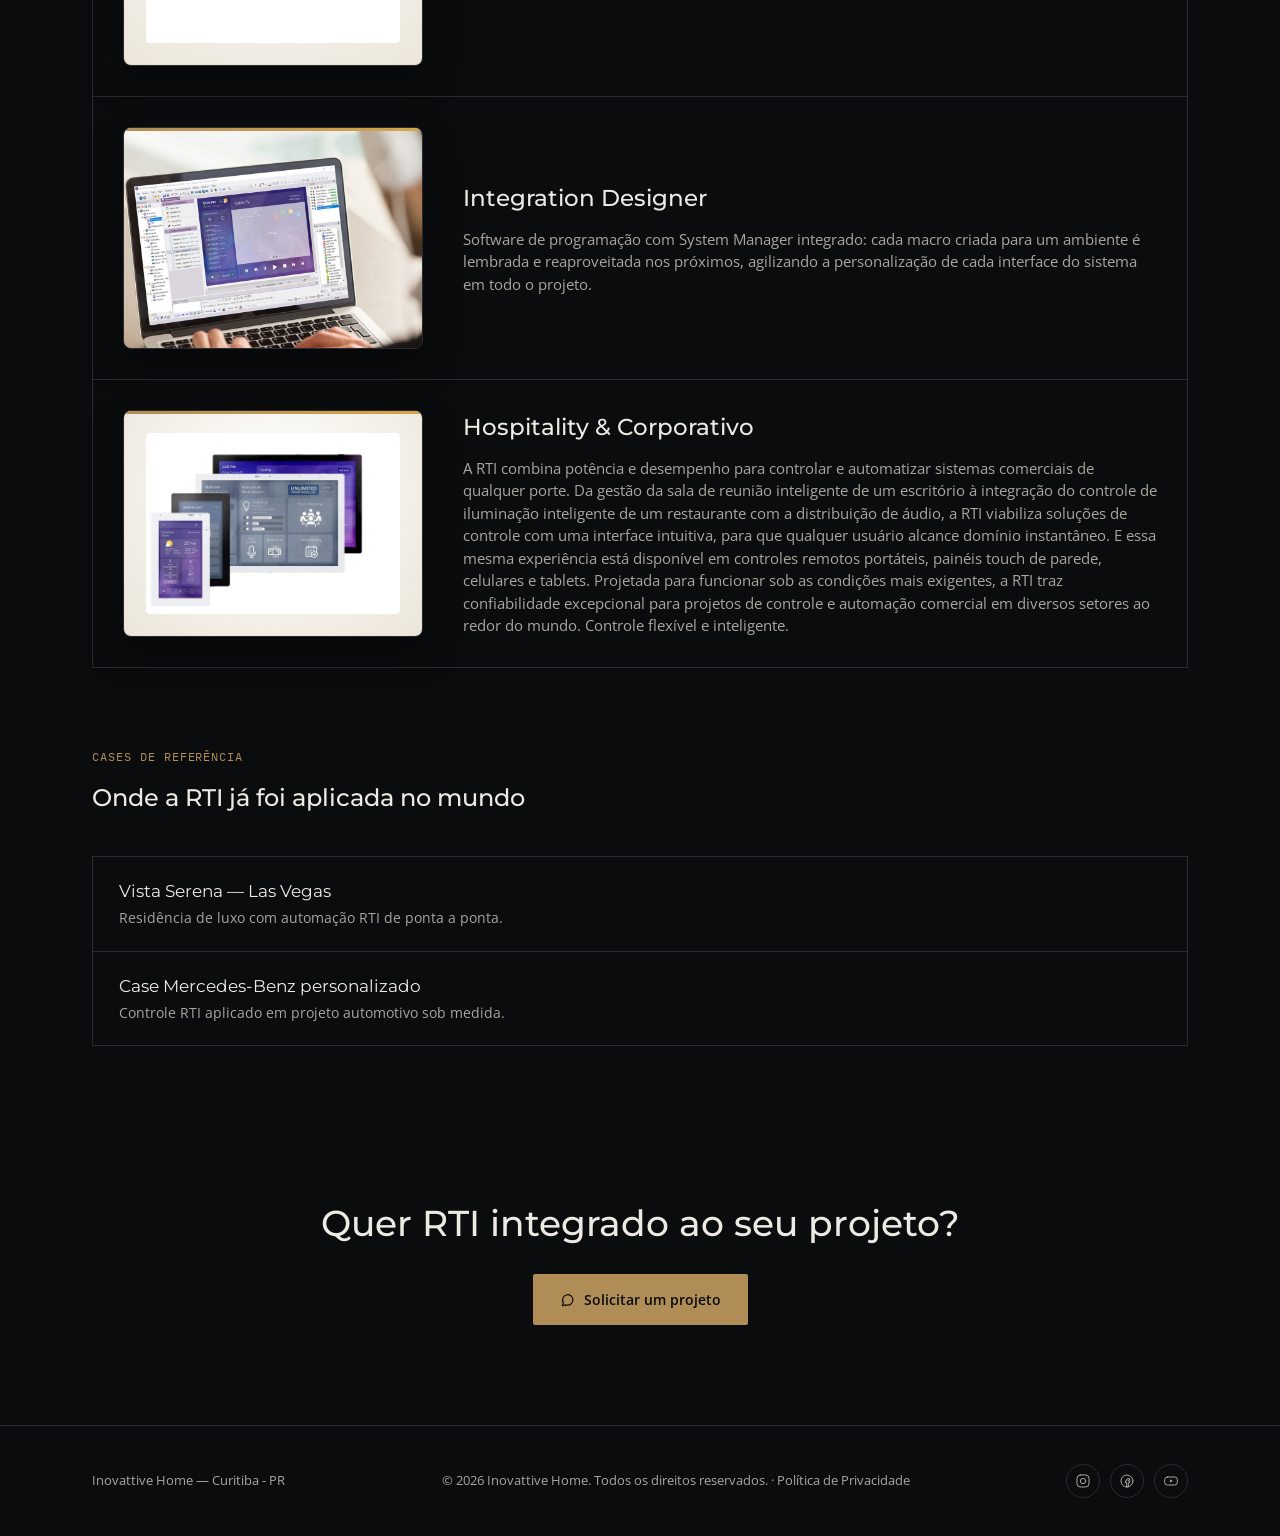
<file: rti/index.html>
<!DOCTYPE html>
<html lang="pt-BR">
<head>
<!-- Google Tag Manager -->
<script>(function(w,d,s,l,i){w[l]=w[l]||[];w[l].push({'gtm.start':
new Date().getTime(),event:'gtm.js'});var f=d.getElementsByTagName(s)[0],
j=d.createElement(s),dl=l!='dataLayer'?'&l='+l:'';j.async=true;j.src=
'https://www.googletagmanager.com/gtm.js?id='+i+dl;f.parentNode.insertBefore(j,f);
})(window,document,'script','dataLayer','GTM-NXWMRC7');</script>
<!-- End Google Tag Manager -->
<meta charset="UTF-8">
<meta name="viewport" content="width=device-width, initial-scale=1.0">
<title>RTI — Automação Residencial e Comercial | Inovattive Home</title>
<meta name="description" content="Instalação e integração RTI em Curitiba: controle centralizado de iluminação, áudio, vídeo, climatização e segurança com painéis e apps intuitivos.">
<link rel="canonical" href="https://inovattivehome.com.br/rti/">
<link rel="icon" href="../img/favicon.ico" sizes="any">
<link rel="icon" type="image/png" href="../img/favicon-32x32.png" sizes="32x32">
<link rel="icon" type="image/png" href="../img/favicon-192x192.png" sizes="192x192">
<link rel="apple-touch-icon" href="../img/apple-touch-icon.png">

<meta property="og:type" content="website">
<meta property="og:site_name" content="Inovattive Home">
<meta property="og:title" content="RTI — Automação Residencial e Comercial | Inovattive Home">
<meta property="og:description" content="Instalação e integração RTI em Curitiba: controle centralizado de iluminação, áudio, vídeo, climatização e segurança com painéis e apps intuitivos.">
<meta property="og:url" content="https://inovattivehome.com.br/rti/">
<meta property="og:image" content="https://inovattivehome.com.br/img/hero-home.jpg">
<meta property="og:locale" content="pt_BR">

<meta name="twitter:card" content="summary_large_image">
<meta name="twitter:title" content="RTI — Automação Residencial e Comercial | Inovattive Home">
<meta name="twitter:description" content="Instalação e integração RTI em Curitiba: controle centralizado de iluminação, áudio, vídeo, climatização e segurança com painéis e apps intuitivos.">
<meta name="twitter:image" content="https://inovattivehome.com.br/img/hero-home.jpg">

<link rel="preconnect" href="https://fonts.googleapis.com">
<link href="https://fonts.googleapis.com/css2?family=Montserrat:wght@400;500;600;700&family=Open+Sans:wght@400;500;600;700&family=IBM+Plex+Mono:wght@400;500&display=swap" rel="stylesheet">
<link rel="stylesheet" href="../css/style.css?v=12">
</head>
<body>
<!-- Google Tag Manager (noscript) -->
<noscript><iframe src="https://www.googletagmanager.com/ns.html?id=GTM-NXWMRC7"
height="0" width="0" style="display:none;visibility:hidden"></iframe></noscript>
<!-- End Google Tag Manager (noscript) -->

<header class="site-header">
  <div class="wrap header-row">
    <a href="../index.html" class="logo"><img src="../img/logo.png" alt="Inovattive Home"></a>
    <button class="nav-toggle" aria-label="Abrir menu" aria-expanded="false">
      <span></span><span></span><span></span>
    </button>
    <nav class="main-nav">
      <a href="../index.html#servicos">Serviços</a>
      <a href="../index.html#portfolio">Portfólio</a>
      <a href="../index.html#experiencia">Experiência</a>
      <a href="../index.html#processo">Processo</a>
      <a href="../index.html#marcas">Marcas</a>
      <a href="../corporativo/index.html">Corporativo</a>
      <a href="../sobre/index.html">Sobre</a>
      <a href="../index.html#contact-form" class="nav-cta">Fale com um especialista</a>
    </nav>
  </div>
</header>

<section class="brand-hero">
  <div class="wrap brand-hero-grid">
    <div>
      <a href="../index.html#marcas" class="brand-back">&larr; Voltar para Marcas</a>
      <p class="eyebrow"><span class="eyebrow-line"></span>Marca Parceira — EUA, desde 1992</p>
      <h1>RTI</h1>
      <p class="brand-hero-desc">Fundada em 1992 nos Estados Unidos, a RTI é uma das líderes mundiais em sistemas profissionais de controle e automação para residências e ambientes corporativos. Com mais de 30 anos de inovação, transforma ambientes complexos em experiências intuitivas e personalizadas, integrando áudio, vídeo, iluminação, climatização e segurança em uma única plataforma robusta.</p>
    </div>
    <img class="brand-logo-large" src="../img/brands/rti.png" alt="RTI">
  </div>
</section>

<section class="brand-highlights">
  <div class="wrap">
    <p class="section-eyebrow">Principais Produtos</p>
    <h2>O que essa parceria entrega pro seu projeto</h2>
    <div class="services-grid">
      <article class="service-card service-card-featured">
        <div class="service-card-img-wrap"><img class="service-card-img" src="../img/brands/rti-produtos/controle-remoto.jpg" alt="Controles remotos RTI com tela touch"></div>
        <div>
          <h3>Controles Remotos Premiados</h3>
          <p>Com tela touch de alta resolução e acabamento premium, os controles remotos RTI colocam iluminação, climatização, segurança e entretenimento na palma da mão — com uma interface pensada para ser intuitiva desde o primeiro toque.</p>
        </div>
      </article>
      <article class="service-card service-card-featured">
        <div class="service-card-img-wrap"><img class="service-card-img" src="../img/brands/rti-produtos/xp-6s.jpg" alt="Processador de controle RTI XP-6s"></div>
        <div>
          <h3>Processadores de Controle</h3>
          <p>O XP-6s centraliza toda a automação da casa com processamento robusto e conectividade completa via IP, RS-232, infravermelho, relés e sensores — a peça central que integra iluminação, cortinas, segurança, áudio, vídeo e climatização em um único sistema.</p>
        </div>
      </article>
      <article class="service-card service-card-featured">
        <div class="service-card-img-wrap"><img class="service-card-img" src="../img/brands/rti-produtos/ist-10.jpg" alt="Painel touch RTI IST-10 embutido na parede"></div>
        <div>
          <h3>Painéis Touch</h3>
          <p>Painéis touch embutidos na parede, com interface elegante para controlar iluminação, climatização, segurança, áudio e TV — tudo em uma única tela intuitiva, também disponível em versões para salas de reunião e ambientes corporativos.</p>
        </div>
      </article>
      <article class="service-card service-card-featured">
        <div class="service-card-img-wrap photo"><img class="service-card-img" src="../img/brands/rti-produtos/system-manager.jpg" alt="System Manager do Integration Designer 11 da RTI"></div>
        <div>
          <h3>Integration Designer</h3>
          <p>Software de programação com System Manager integrado: cada macro criada para um ambiente é lembrada e reaproveitada nos próximos, agilizando a personalização de cada interface do sistema em todo o projeto.</p>
        </div>
      </article>
      <article class="service-card service-card-featured">
        <div class="service-card-img-wrap"><img class="service-card-img" src="../img/brands/rti-produtos/hospitality-corporativo.jpg" alt="Painéis RTI aplicados em boardroom corporativo, com controle de iluminação, agenda e início de reunião"></div>
        <div>
          <h3>Hospitality & Corporativo</h3>
          <p>A RTI combina potência e desempenho para controlar e automatizar sistemas comerciais de qualquer porte. Da gestão da sala de reunião inteligente de um escritório à integração do controle de iluminação inteligente de um restaurante com a distribuição de áudio, a RTI viabiliza soluções de controle com uma interface intuitiva, para que qualquer usuário alcance domínio instantâneo. E essa mesma experiência está disponível em controles remotos portáteis, painéis touch de parede, celulares e tablets. Projetada para funcionar sob as condições mais exigentes, a RTI traz confiabilidade excepcional para projetos de controle e automação comercial em diversos setores ao redor do mundo. Controle flexível e inteligente.</p>
        </div>
      </article>
    </div>
  </div>
</section>

<section class="brand-cases">
  <div class="wrap">
    <p class="section-eyebrow">Cases de Referência</p>
    <h2>Onde a RTI já foi aplicada no mundo</h2>
    <ul class="cases-list">
      <li class="case-item"><a href="https://www.youtube.com/watch?v=oMvOrxP3ABI" target="_blank" rel="noopener"><span class="case-title">Vista Serena — Las Vegas</span><span class="case-desc">Residência de luxo com automação RTI de ponta a ponta.</span></a></li>
      <li class="case-item"><a href="https://www.residentialsystems.com/technology/automation/case-study-rti-control-on-the-go" target="_blank" rel="noopener"><span class="case-title">Case Mercedes-Benz personalizado</span><span class="case-desc">Controle RTI aplicado em projeto automotivo sob medida.</span></a></li>
    </ul>
  </div>
</section>

<section class="brand-cta">
  <div class="wrap">
    <h2>Quer RTI integrado ao seu projeto?</h2>
    <a href="../index.html#contact-form" class="btn btn-primary">
      <svg viewBox="0 0 20 20" fill="none" stroke="currentColor" stroke-width="1.5" stroke-linecap="round" stroke-linejoin="round" width="16" height="16"><path d="M3 17l1.2-3.6A6.5 6.5 0 1 1 8 16.2L3 17z"/></svg>
      Solicitar um projeto
    </a>
  </div>
</section>

<footer class="site-footer">
  <div class="wrap">
    <p>Inovattive Home — Curitiba - PR</p>
    <p class="footer-note">© 2026 Inovattive Home. Todos os direitos reservados. · <a href="../privacidade/index.html">Política de Privacidade</a></p>
    <div class="footer-social">
      <a href="https://www.instagram.com/inovattivehome/" target="_blank" rel="noopener" aria-label="Instagram"><svg viewBox="0 0 24 24" fill="none" stroke="currentColor" stroke-width="1.5" stroke-linecap="round" stroke-linejoin="round"><rect x="3" y="3" width="18" height="18" rx="5"/><circle cx="12" cy="12" r="4"/><circle cx="17.2" cy="6.8" r="0.6" fill="currentColor" stroke="none"/></svg></a>
      <a href="https://www.facebook.com/inovativehome/" target="_blank" rel="noopener" aria-label="Facebook"><svg viewBox="0 0 24 24" fill="none" stroke="currentColor" stroke-width="1.5" stroke-linecap="round" stroke-linejoin="round"><circle cx="12" cy="12" r="9"/><path d="M15 8.5h-1.5A2 2 0 0 0 11.5 10.5V12H9.5v2.5h2V21h2.5v-6.5h2l.4-2.5h-2.4v-1a.5.5 0 0 1 .5-.5H16z"/></svg></a>
      <a href="https://www.youtube.com/channel/UCbEOoF0XL7lhBxxzGGqCXdQ" target="_blank" rel="noopener" aria-label="YouTube"><svg viewBox="0 0 24 24" fill="none" stroke="currentColor" stroke-width="1.5" stroke-linecap="round" stroke-linejoin="round"><rect x="2.5" y="6" width="19" height="12" rx="4"/><path d="M10.3 9.6l5 2.4-5 2.4z" fill="currentColor" stroke="none"/></svg></a>
    </div>
  </div>
</footer>

<a href="https://wa.me/5541991510243?text=Ol%C3%A1!%20Vim%20do%20site%20e%20queria%20mais%20informa%C3%A7%C3%B5es." class="whatsapp-float" target="_blank" rel="noopener" aria-label="Falar no WhatsApp">
  <svg viewBox="0 0 32 32" fill="currentColor">
    <path d="M16.02 3C9.4 3 4 8.4 4 15.02c0 2.23.6 4.32 1.65 6.12L4 29l8.06-1.6a12.9 12.9 0 0 0 3.96.63c6.62 0 12.02-5.4 12.02-12.02C28.04 8.4 22.64 3 16.02 3zm0 21.9c-1.3 0-2.58-.24-3.77-.7l-.27-.1-4.78.95.98-4.66-.18-.29a9.87 9.87 0 0 1-1.5-5.16c0-5.47 4.45-9.92 9.94-9.92 5.47 0 9.92 4.45 9.92 9.92 0 5.48-4.45 9.96-9.94 9.96zm5.43-7.44c-.3-.15-1.76-.87-2.03-.97-.27-.1-.47-.15-.67.15-.2.3-.77.97-.94 1.17-.17.2-.35.22-.65.07-.3-.15-1.25-.46-2.38-1.47-.88-.78-1.47-1.75-1.65-2.05-.17-.3-.02-.46.13-.6.13-.13.3-.35.45-.52.15-.17.2-.3.3-.5.1-.2.05-.37-.02-.52-.07-.15-.67-1.6-.9-2.2-.24-.58-.49-.5-.67-.5h-.57c-.2 0-.52.07-.8.37-.27.3-1.04 1.02-1.04 2.5s1.07 2.9 1.22 3.1c.15.2 2.1 3.2 5.09 4.5.71.3 1.27.49 1.7.63.71.23 1.36.2 1.87.12.57-.08 1.76-.72 2.01-1.42.25-.7.25-1.3.17-1.42-.07-.13-.27-.2-.57-.35z"/>
  </svg>
</a>

<script src="../js/script.js?v=7"></script>
</body>
</html>
</file>
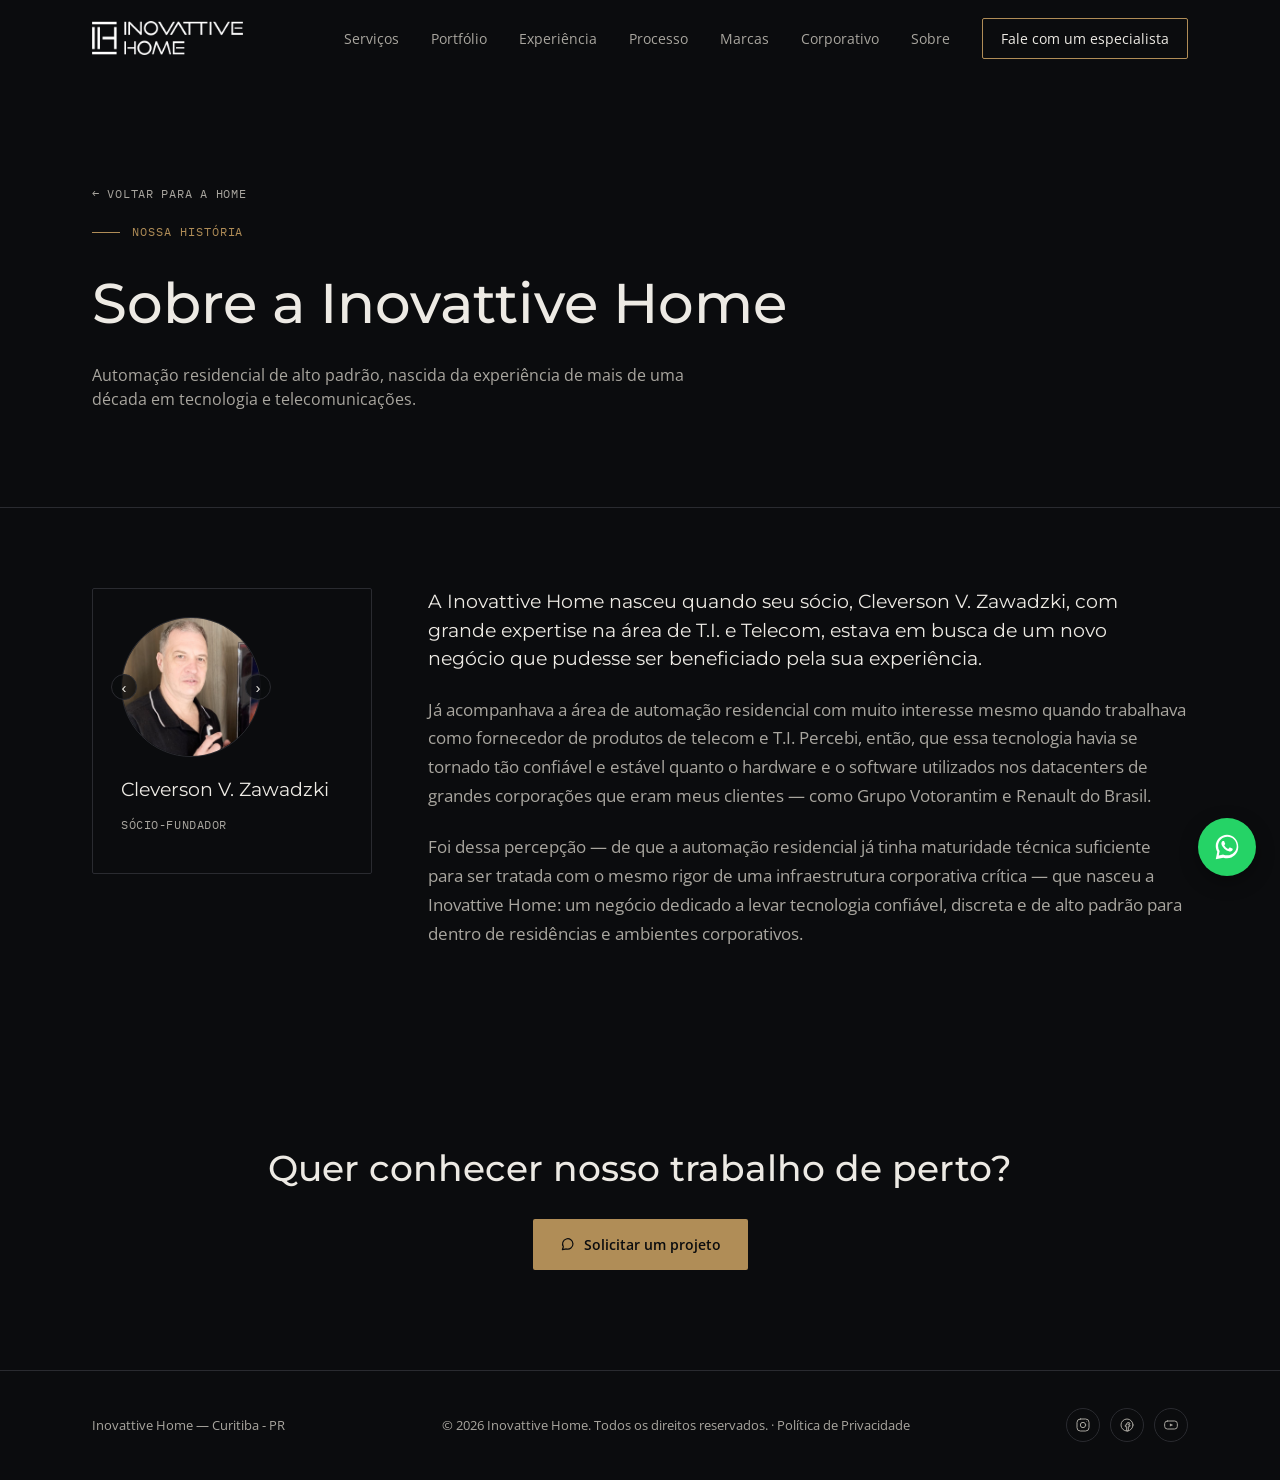
<file: sobre/index.html>
<!DOCTYPE html>
<html lang="pt-BR">
<head>
<!-- Google Tag Manager -->
<script>(function(w,d,s,l,i){w[l]=w[l]||[];w[l].push({'gtm.start':
new Date().getTime(),event:'gtm.js'});var f=d.getElementsByTagName(s)[0],
j=d.createElement(s),dl=l!='dataLayer'?'&l='+l:'';j.async=true;j.src=
'https://www.googletagmanager.com/gtm.js?id='+i+dl;f.parentNode.insertBefore(j,f);
})(window,document,'script','dataLayer','GTM-NXWMRC7');</script>
<!-- End Google Tag Manager -->
<meta charset="UTF-8">
<meta name="viewport" content="width=device-width, initial-scale=1.0">
<title>Sobre a Inovattive Home — Nossa História | Inovattive Home</title>
<meta name="description" content="Conheça a história da Inovattive Home: automação residencial de alto padrão em Curitiba, fundada a partir de anos de expertise em T.I. e Telecom.">
<link rel="canonical" href="https://inovattivehome.com.br/sobre/">
<link rel="icon" href="../img/favicon.ico" sizes="any">
<link rel="icon" type="image/png" href="../img/favicon-32x32.png" sizes="32x32">
<link rel="icon" type="image/png" href="../img/favicon-192x192.png" sizes="192x192">
<link rel="apple-touch-icon" href="../img/apple-touch-icon.png">

<meta property="og:type" content="website">
<meta property="og:site_name" content="Inovattive Home">
<meta property="og:title" content="Sobre a Inovattive Home — Nossa História">
<meta property="og:description" content="Conheça a história da Inovattive Home: automação residencial de alto padrão em Curitiba, fundada a partir de anos de expertise em T.I. e Telecom.">
<meta property="og:url" content="https://inovattivehome.com.br/sobre/">
<meta property="og:image" content="https://inovattivehome.com.br/img/hero-home.jpg">
<meta property="og:locale" content="pt_BR">

<meta name="twitter:card" content="summary_large_image">
<meta name="twitter:title" content="Sobre a Inovattive Home — Nossa História">
<meta name="twitter:description" content="Conheça a história da Inovattive Home: automação residencial de alto padrão em Curitiba.">
<meta name="twitter:image" content="https://inovattivehome.com.br/img/hero-home.jpg">

<link rel="preconnect" href="https://fonts.googleapis.com">
<link href="https://fonts.googleapis.com/css2?family=Montserrat:wght@400;500;600;700&family=Open+Sans:wght@400;500;600;700&family=IBM+Plex+Mono:wght@400;500&display=swap" rel="stylesheet">
<link rel="stylesheet" href="../css/style.css?v=12">
</head>
<body>
<!-- Google Tag Manager (noscript) -->
<noscript><iframe src="https://www.googletagmanager.com/ns.html?id=GTM-NXWMRC7"
height="0" width="0" style="display:none;visibility:hidden"></iframe></noscript>
<!-- End Google Tag Manager (noscript) -->

<header class="site-header">
  <div class="wrap header-row">
    <a href="../index.html" class="logo"><img src="../img/logo.png" alt="Inovattive Home"></a>
    <button class="nav-toggle" aria-label="Abrir menu" aria-expanded="false">
      <span></span><span></span><span></span>
    </button>
    <nav class="main-nav">
      <a href="../index.html#servicos">Serviços</a>
      <a href="../index.html#portfolio">Portfólio</a>
      <a href="../index.html#experiencia">Experiência</a>
      <a href="../index.html#processo">Processo</a>
      <a href="../index.html#marcas">Marcas</a>
      <a href="../corporativo/index.html">Corporativo</a>
      <a href="../sobre/index.html">Sobre</a>
      <a href="../index.html#contact-form" class="nav-cta">Fale com um especialista</a>
    </nav>
  </div>
</header>

<section class="brand-hero">
  <div class="wrap">
    <a href="../index.html" class="brand-back">&larr; Voltar para a Home</a>
    <p class="eyebrow"><span class="eyebrow-line"></span>Nossa História</p>
    <h1>Sobre a Inovattive Home</h1>
    <p class="brand-hero-desc">Automação residencial de alto padrão, nascida da experiência de mais de uma década em tecnologia e telecomunicações.</p>
  </div>
</section>

<section class="about-story">
  <div class="wrap about-story-grid">
    <aside class="founder-card">
      <div class="founder-avatar">
        <div class="founder-photo-carousel product-carousel" data-images='["../img/team/cleverson-1.jpg","../img/team/cleverson-2.jpg"]'>
          <span class="founder-photo-mask">
            <img src="../img/team/cleverson-1.jpg" alt="Cleverson V. Zawadzki" class="service-card-img">
          </span>
          <button class="carousel-arrow carousel-arrow-prev" type="button" aria-label="Foto anterior">‹</button>
          <button class="carousel-arrow carousel-arrow-next" type="button" aria-label="Próxima foto">›</button>
        </div>
      </div>
      <p class="founder-name">Cleverson V. Zawadzki</p>
      <p class="founder-role">Sócio-fundador</p>
    </aside>
    <div class="about-story-text">
      <p>A Inovattive Home nasceu quando seu sócio, Cleverson V. Zawadzki, com grande expertise na área de T.I. e Telecom, estava em busca de um novo negócio que pudesse ser beneficiado pela sua experiência.</p>
      <p>Já acompanhava a área de automação residencial com muito interesse mesmo quando trabalhava como fornecedor de produtos de telecom e T.I. Percebi, então, que essa tecnologia havia se tornado tão confiável e estável quanto o hardware e o software utilizados nos datacenters de grandes corporações que eram meus clientes — como Grupo Votorantim e Renault do Brasil.</p>
      <p>Foi dessa percepção — de que a automação residencial já tinha maturidade técnica suficiente para ser tratada com o mesmo rigor de uma infraestrutura corporativa crítica — que nasceu a Inovattive Home: um negócio dedicado a levar tecnologia confiável, discreta e de alto padrão para dentro de residências e ambientes corporativos.</p>
    </div>
  </div>
</section>

<section class="brand-cta">
  <div class="wrap">
    <h2>Quer conhecer nosso trabalho de perto?</h2>
    <a href="../index.html#contact-form" class="btn btn-primary">
      <svg viewBox="0 0 20 20" fill="none" stroke="currentColor" stroke-width="1.5" stroke-linecap="round" stroke-linejoin="round" width="16" height="16"><path d="M3 17l1.2-3.6A6.5 6.5 0 1 1 8 16.2L3 17z"/></svg>
      Solicitar um projeto
    </a>
  </div>
</section>

<footer class="site-footer">
  <div class="wrap">
    <p>Inovattive Home — Curitiba - PR</p>
    <p class="footer-note">© 2026 Inovattive Home. Todos os direitos reservados. · <a href="../privacidade/index.html">Política de Privacidade</a></p>
    <div class="footer-social">
      <a href="https://www.instagram.com/inovattivehome/" target="_blank" rel="noopener" aria-label="Instagram"><svg viewBox="0 0 24 24" fill="none" stroke="currentColor" stroke-width="1.5" stroke-linecap="round" stroke-linejoin="round"><rect x="3" y="3" width="18" height="18" rx="5"/><circle cx="12" cy="12" r="4"/><circle cx="17.2" cy="6.8" r="0.6" fill="currentColor" stroke="none"/></svg></a>
      <a href="https://www.facebook.com/inovativehome/" target="_blank" rel="noopener" aria-label="Facebook"><svg viewBox="0 0 24 24" fill="none" stroke="currentColor" stroke-width="1.5" stroke-linecap="round" stroke-linejoin="round"><circle cx="12" cy="12" r="9"/><path d="M15 8.5h-1.5A2 2 0 0 0 11.5 10.5V12H9.5v2.5h2V21h2.5v-6.5h2l.4-2.5h-2.4v-1a.5.5 0 0 1 .5-.5H16z"/></svg></a>
      <a href="https://www.youtube.com/channel/UCbEOoF0XL7lhBxxzGGqCXdQ" target="_blank" rel="noopener" aria-label="YouTube"><svg viewBox="0 0 24 24" fill="none" stroke="currentColor" stroke-width="1.5" stroke-linecap="round" stroke-linejoin="round"><rect x="2.5" y="6" width="19" height="12" rx="4"/><path d="M10.3 9.6l5 2.4-5 2.4z" fill="currentColor" stroke="none"/></svg></a>
    </div>
  </div>
</footer>

<a href="https://wa.me/5541991510243?text=Ol%C3%A1!%20Vim%20do%20site%20e%20queria%20mais%20informa%C3%A7%C3%B5es." class="whatsapp-float" target="_blank" rel="noopener" aria-label="Falar no WhatsApp">
  <svg viewBox="0 0 32 32" fill="currentColor">
    <path d="M16.02 3C9.4 3 4 8.4 4 15.02c0 2.23.6 4.32 1.65 6.12L4 29l8.06-1.6a12.9 12.9 0 0 0 3.96.63c6.62 0 12.02-5.4 12.02-12.02C28.04 8.4 22.64 3 16.02 3zm0 21.9c-1.3 0-2.58-.24-3.77-.7l-.27-.1-4.78.95.98-4.66-.18-.29a9.87 9.87 0 0 1-1.5-5.16c0-5.47 4.45-9.92 9.94-9.92 5.47 0 9.92 4.45 9.92 9.92 0 5.48-4.45 9.96-9.94 9.96zm5.43-7.44c-.3-.15-1.76-.87-2.03-.97-.27-.1-.47-.15-.67.15-.2.3-.77.97-.94 1.17-.17.2-.35.22-.65.07-.3-.15-1.25-.46-2.38-1.47-.88-.78-1.47-1.75-1.65-2.05-.17-.3-.02-.46.13-.6.13-.13.3-.35.45-.52.15-.17.2-.3.3-.5.1-.2.05-.37-.02-.52-.07-.15-.67-1.6-.9-2.2-.24-.58-.49-.5-.67-.5h-.57c-.2 0-.52.07-.8.37-.27.3-1.04 1.02-1.04 2.5s1.07 2.9 1.22 3.1c.15.2 2.1 3.2 5.09 4.5.71.3 1.27.49 1.7.63.71.23 1.36.2 1.87.12.57-.08 1.76-.72 2.01-1.42.25-.7.25-1.3.17-1.42-.07-.13-.27-.2-.57-.35z"/>
  </svg>
</a>

<script src="../js/script.js?v=7"></script>
</body>
</html>
</file>
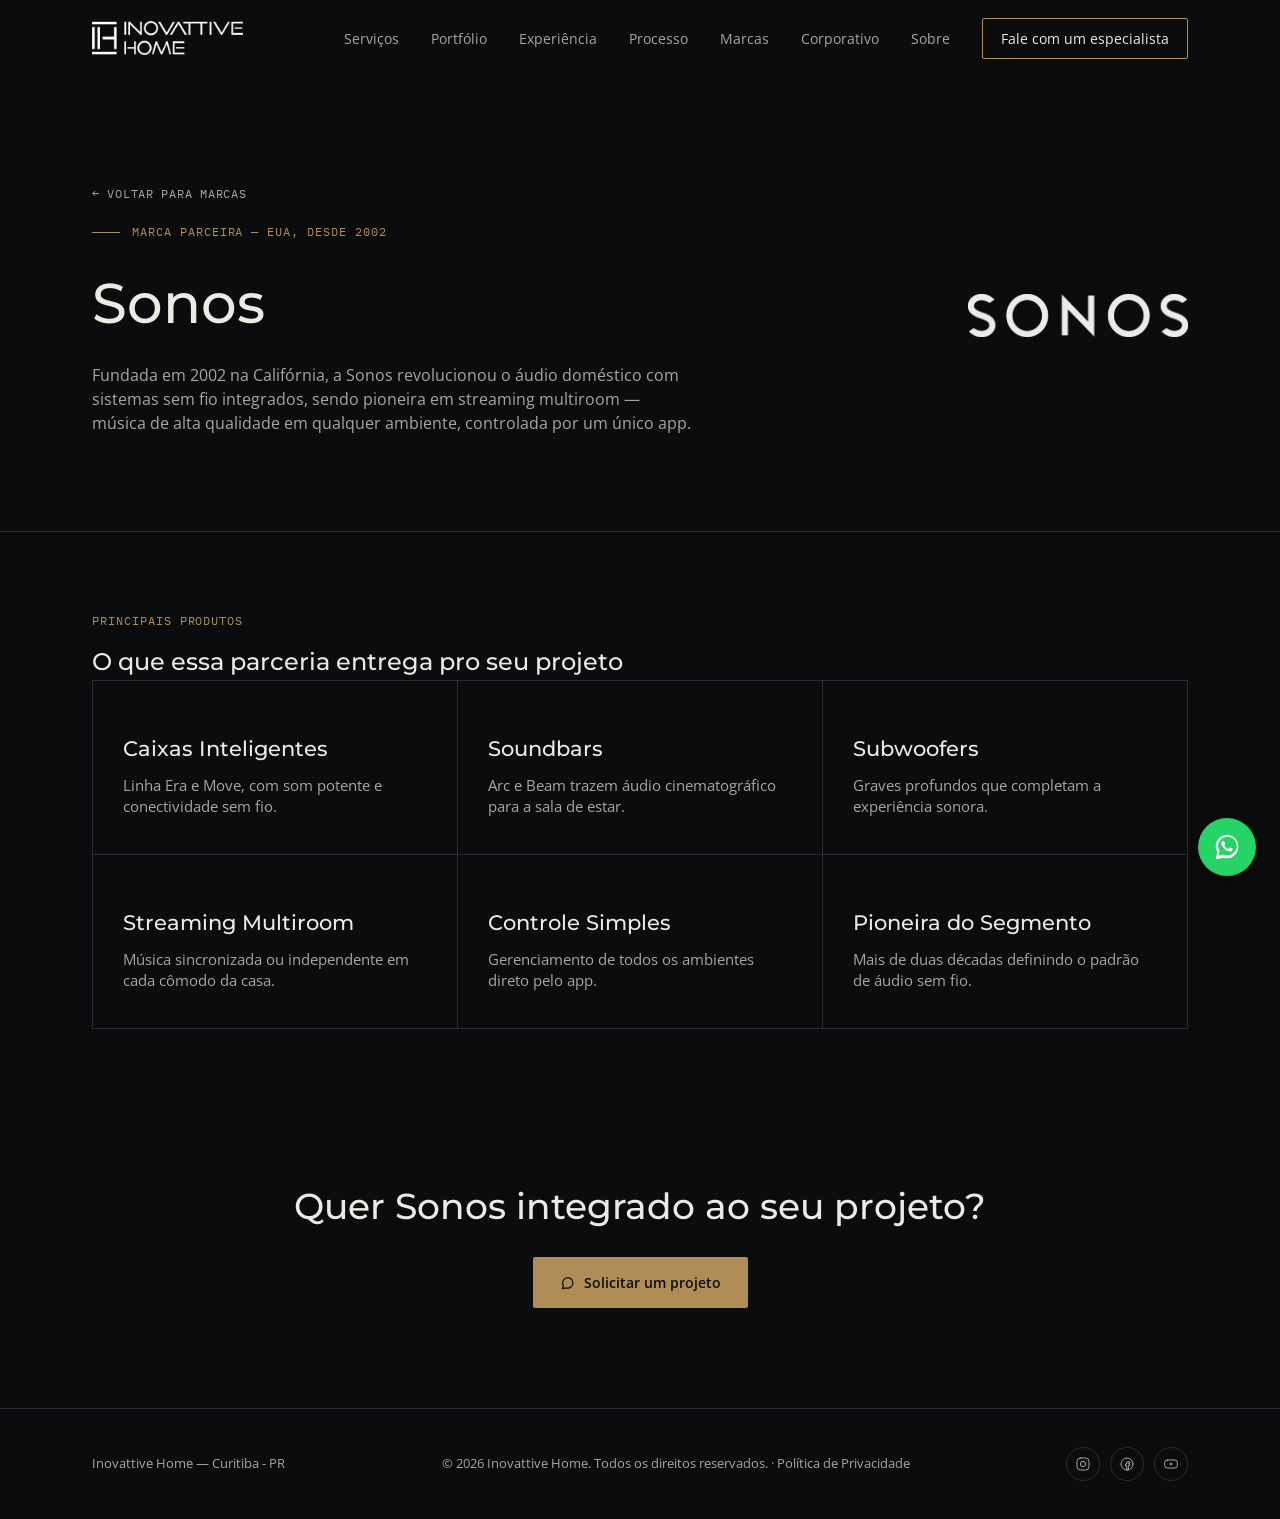
<file: sonos/index.html>
<!DOCTYPE html>
<html lang="pt-BR">
<head>
<!-- Google Tag Manager -->
<script>(function(w,d,s,l,i){w[l]=w[l]||[];w[l].push({'gtm.start':
new Date().getTime(),event:'gtm.js'});var f=d.getElementsByTagName(s)[0],
j=d.createElement(s),dl=l!='dataLayer'?'&l='+l:'';j.async=true;j.src=
'https://www.googletagmanager.com/gtm.js?id='+i+dl;f.parentNode.insertBefore(j,f);
})(window,document,'script','dataLayer','GTM-NXWMRC7');</script>
<!-- End Google Tag Manager -->
<meta charset="UTF-8">
<meta name="viewport" content="width=device-width, initial-scale=1.0">
<title>Sonos — Áudio Multiroom | Inovattive Home</title>
<meta name="description" content="Sistemas Sonos em Curitiba: áudio multiroom sem fio, com caixas Era e Move, soundbars Arc e Beam, e subwoofers integrados à automação.">
<link rel="canonical" href="https://inovattivehome.com.br/sonos/">
<link rel="icon" href="../img/favicon.ico" sizes="any">
<link rel="icon" type="image/png" href="../img/favicon-32x32.png" sizes="32x32">
<link rel="icon" type="image/png" href="../img/favicon-192x192.png" sizes="192x192">
<link rel="apple-touch-icon" href="../img/apple-touch-icon.png">

<meta property="og:type" content="website">
<meta property="og:site_name" content="Inovattive Home">
<meta property="og:title" content="Sonos — Áudio Multiroom | Inovattive Home">
<meta property="og:description" content="Sistemas Sonos em Curitiba: áudio multiroom sem fio, com caixas Era e Move, soundbars Arc e Beam, e subwoofers integrados à automação.">
<meta property="og:url" content="https://inovattivehome.com.br/sonos/">
<meta property="og:image" content="https://inovattivehome.com.br/img/hero-home.jpg">
<meta property="og:locale" content="pt_BR">

<meta name="twitter:card" content="summary_large_image">
<meta name="twitter:title" content="Sonos — Áudio Multiroom | Inovattive Home">
<meta name="twitter:description" content="Sistemas Sonos em Curitiba: áudio multiroom sem fio, com caixas Era e Move, soundbars Arc e Beam, e subwoofers integrados à automação.">
<meta name="twitter:image" content="https://inovattivehome.com.br/img/hero-home.jpg">

<link rel="preconnect" href="https://fonts.googleapis.com">
<link href="https://fonts.googleapis.com/css2?family=Montserrat:wght@400;500;600;700&family=Open+Sans:wght@400;500;600;700&family=IBM+Plex+Mono:wght@400;500&display=swap" rel="stylesheet">
<link rel="stylesheet" href="../css/style.css?v=12">
</head>
<body>
<!-- Google Tag Manager (noscript) -->
<noscript><iframe src="https://www.googletagmanager.com/ns.html?id=GTM-NXWMRC7"
height="0" width="0" style="display:none;visibility:hidden"></iframe></noscript>
<!-- End Google Tag Manager (noscript) -->

<header class="site-header">
  <div class="wrap header-row">
    <a href="../index.html" class="logo"><img src="../img/logo.png" alt="Inovattive Home"></a>
    <button class="nav-toggle" aria-label="Abrir menu" aria-expanded="false">
      <span></span><span></span><span></span>
    </button>
    <nav class="main-nav">
      <a href="../index.html#servicos">Serviços</a>
      <a href="../index.html#portfolio">Portfólio</a>
      <a href="../index.html#experiencia">Experiência</a>
      <a href="../index.html#processo">Processo</a>
      <a href="../index.html#marcas">Marcas</a>
      <a href="../corporativo/index.html">Corporativo</a>
      <a href="../sobre/index.html">Sobre</a>
      <a href="../index.html#contact-form" class="nav-cta">Fale com um especialista</a>
    </nav>
  </div>
</header>

<section class="brand-hero">
  <div class="wrap brand-hero-grid">
    <div>
      <a href="../index.html#marcas" class="brand-back">&larr; Voltar para Marcas</a>
      <p class="eyebrow"><span class="eyebrow-line"></span>Marca Parceira — EUA, desde 2002</p>
      <h1>Sonos</h1>
      <p class="brand-hero-desc">Fundada em 2002 na Califórnia, a Sonos revolucionou o áudio doméstico com sistemas sem fio integrados, sendo pioneira em streaming multiroom — música de alta qualidade em qualquer ambiente, controlada por um único app.</p>
    </div>
    <img class="brand-logo-large" src="../img/brands/sonos.png" alt="Sonos">
  </div>
</section>

<section class="brand-highlights">
  <div class="wrap">
    <p class="section-eyebrow">Principais Produtos</p>
    <h2>O que essa parceria entrega pro seu projeto</h2>
    <div class="services-grid">
      <article class="service-card"><h3>Caixas Inteligentes</h3><p>Linha Era e Move, com som potente e conectividade sem fio.</p></article>
      <article class="service-card"><h3>Soundbars</h3><p>Arc e Beam trazem áudio cinematográfico para a sala de estar.</p></article>
      <article class="service-card"><h3>Subwoofers</h3><p>Graves profundos que completam a experiência sonora.</p></article>
      <article class="service-card"><h3>Streaming Multiroom</h3><p>Música sincronizada ou independente em cada cômodo da casa.</p></article>
      <article class="service-card"><h3>Controle Simples</h3><p>Gerenciamento de todos os ambientes direto pelo app.</p></article>
      <article class="service-card"><h3>Pioneira do Segmento</h3><p>Mais de duas décadas definindo o padrão de áudio sem fio.</p></article>
    </div>
  </div>
</section>



<section class="brand-cta">
  <div class="wrap">
    <h2>Quer Sonos integrado ao seu projeto?</h2>
    <a href="../index.html#contact-form" class="btn btn-primary">
      <svg viewBox="0 0 20 20" fill="none" stroke="currentColor" stroke-width="1.5" stroke-linecap="round" stroke-linejoin="round" width="16" height="16"><path d="M3 17l1.2-3.6A6.5 6.5 0 1 1 8 16.2L3 17z"/></svg>
      Solicitar um projeto
    </a>
  </div>
</section>

<footer class="site-footer">
  <div class="wrap">
    <p>Inovattive Home — Curitiba - PR</p>
    <p class="footer-note">© 2026 Inovattive Home. Todos os direitos reservados. · <a href="../privacidade/index.html">Política de Privacidade</a></p>
    <div class="footer-social">
      <a href="https://www.instagram.com/inovattivehome/" target="_blank" rel="noopener" aria-label="Instagram"><svg viewBox="0 0 24 24" fill="none" stroke="currentColor" stroke-width="1.5" stroke-linecap="round" stroke-linejoin="round"><rect x="3" y="3" width="18" height="18" rx="5"/><circle cx="12" cy="12" r="4"/><circle cx="17.2" cy="6.8" r="0.6" fill="currentColor" stroke="none"/></svg></a>
      <a href="https://www.facebook.com/inovativehome/" target="_blank" rel="noopener" aria-label="Facebook"><svg viewBox="0 0 24 24" fill="none" stroke="currentColor" stroke-width="1.5" stroke-linecap="round" stroke-linejoin="round"><circle cx="12" cy="12" r="9"/><path d="M15 8.5h-1.5A2 2 0 0 0 11.5 10.5V12H9.5v2.5h2V21h2.5v-6.5h2l.4-2.5h-2.4v-1a.5.5 0 0 1 .5-.5H16z"/></svg></a>
      <a href="https://www.youtube.com/channel/UCbEOoF0XL7lhBxxzGGqCXdQ" target="_blank" rel="noopener" aria-label="YouTube"><svg viewBox="0 0 24 24" fill="none" stroke="currentColor" stroke-width="1.5" stroke-linecap="round" stroke-linejoin="round"><rect x="2.5" y="6" width="19" height="12" rx="4"/><path d="M10.3 9.6l5 2.4-5 2.4z" fill="currentColor" stroke="none"/></svg></a>
    </div>
  </div>
</footer>

<a href="https://wa.me/5541991510243?text=Ol%C3%A1!%20Vim%20do%20site%20e%20queria%20mais%20informa%C3%A7%C3%B5es." class="whatsapp-float" target="_blank" rel="noopener" aria-label="Falar no WhatsApp">
  <svg viewBox="0 0 32 32" fill="currentColor">
    <path d="M16.02 3C9.4 3 4 8.4 4 15.02c0 2.23.6 4.32 1.65 6.12L4 29l8.06-1.6a12.9 12.9 0 0 0 3.96.63c6.62 0 12.02-5.4 12.02-12.02C28.04 8.4 22.64 3 16.02 3zm0 21.9c-1.3 0-2.58-.24-3.77-.7l-.27-.1-4.78.95.98-4.66-.18-.29a9.87 9.87 0 0 1-1.5-5.16c0-5.47 4.45-9.92 9.94-9.92 5.47 0 9.92 4.45 9.92 9.92 0 5.48-4.45 9.96-9.94 9.96zm5.43-7.44c-.3-.15-1.76-.87-2.03-.97-.27-.1-.47-.15-.67.15-.2.3-.77.97-.94 1.17-.17.2-.35.22-.65.07-.3-.15-1.25-.46-2.38-1.47-.88-.78-1.47-1.75-1.65-2.05-.17-.3-.02-.46.13-.6.13-.13.3-.35.45-.52.15-.17.2-.3.3-.5.1-.2.05-.37-.02-.52-.07-.15-.67-1.6-.9-2.2-.24-.58-.49-.5-.67-.5h-.57c-.2 0-.52.07-.8.37-.27.3-1.04 1.02-1.04 2.5s1.07 2.9 1.22 3.1c.15.2 2.1 3.2 5.09 4.5.71.3 1.27.49 1.7.63.71.23 1.36.2 1.87.12.57-.08 1.76-.72 2.01-1.42.25-.7.25-1.3.17-1.42-.07-.13-.27-.2-.57-.35z"/>
  </svg>
</a>

<script src="../js/script.js?v=7"></script>
</body>
</html>
</file>
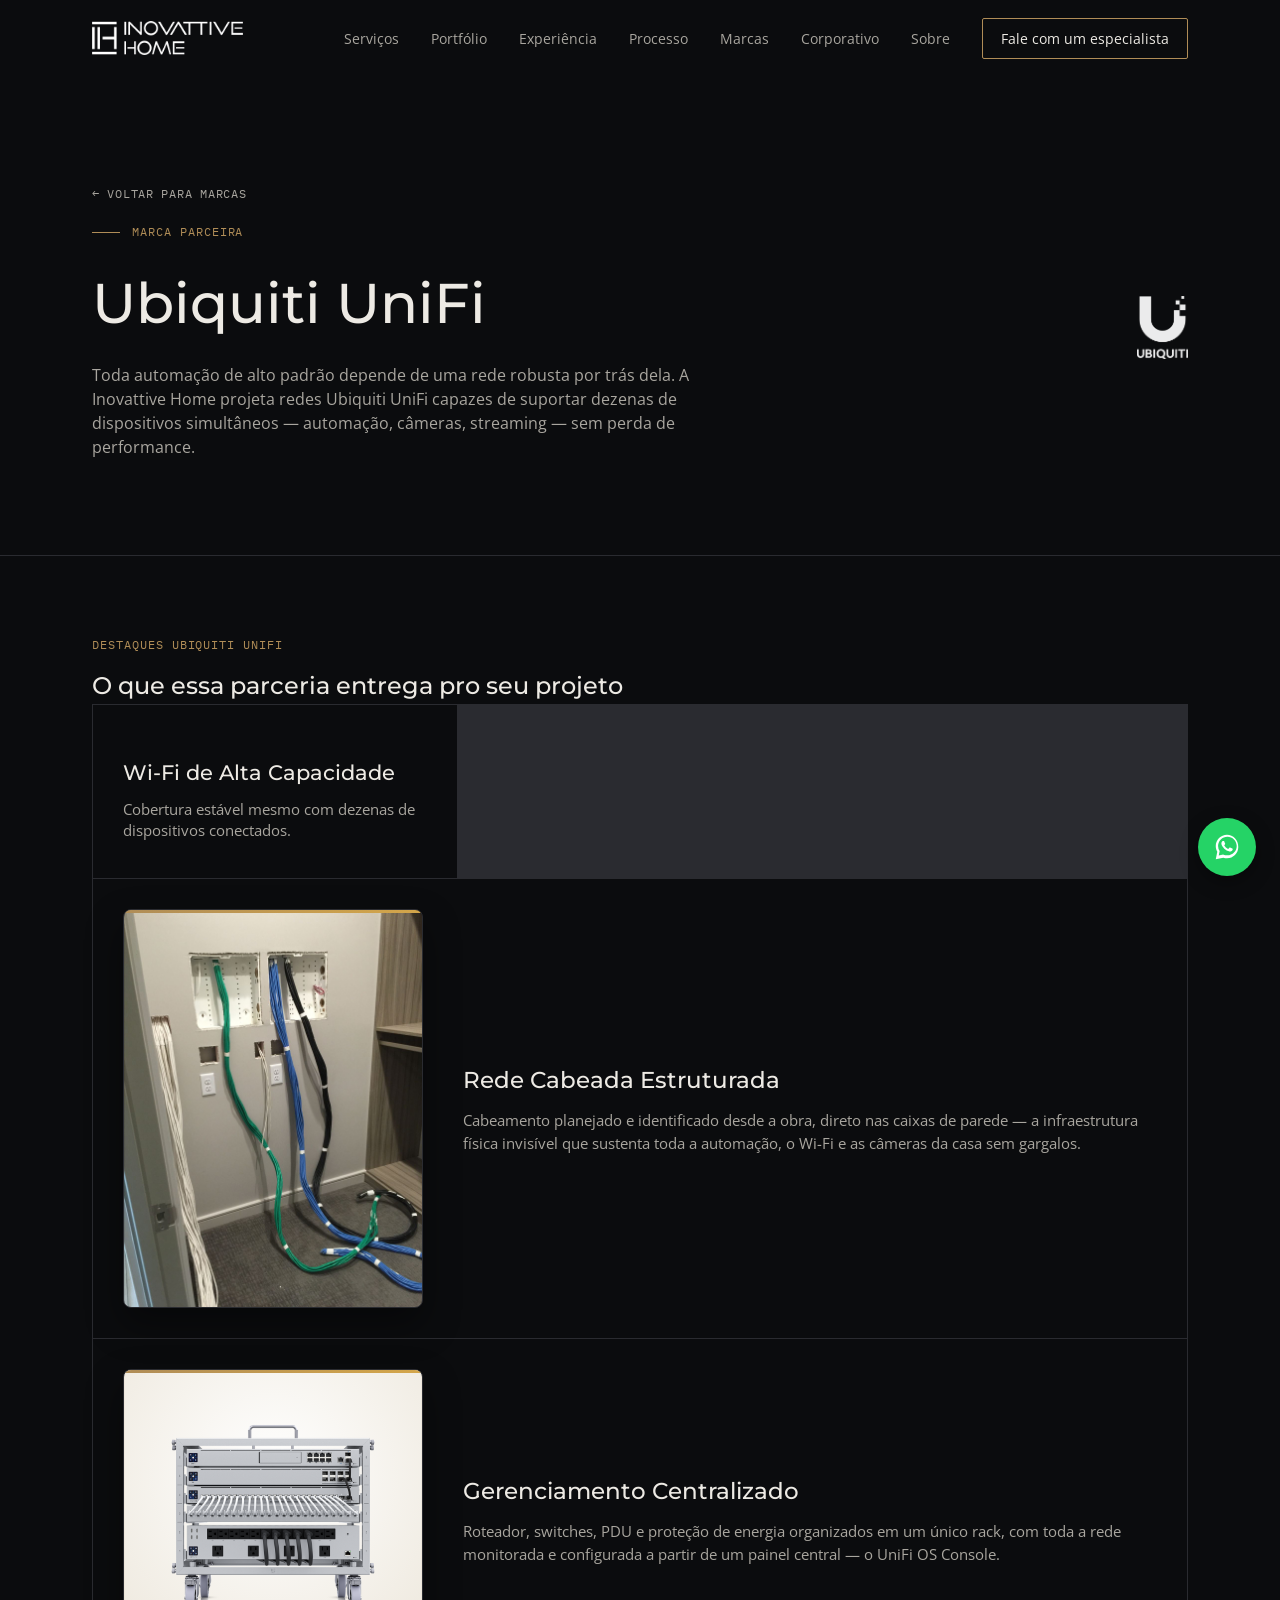
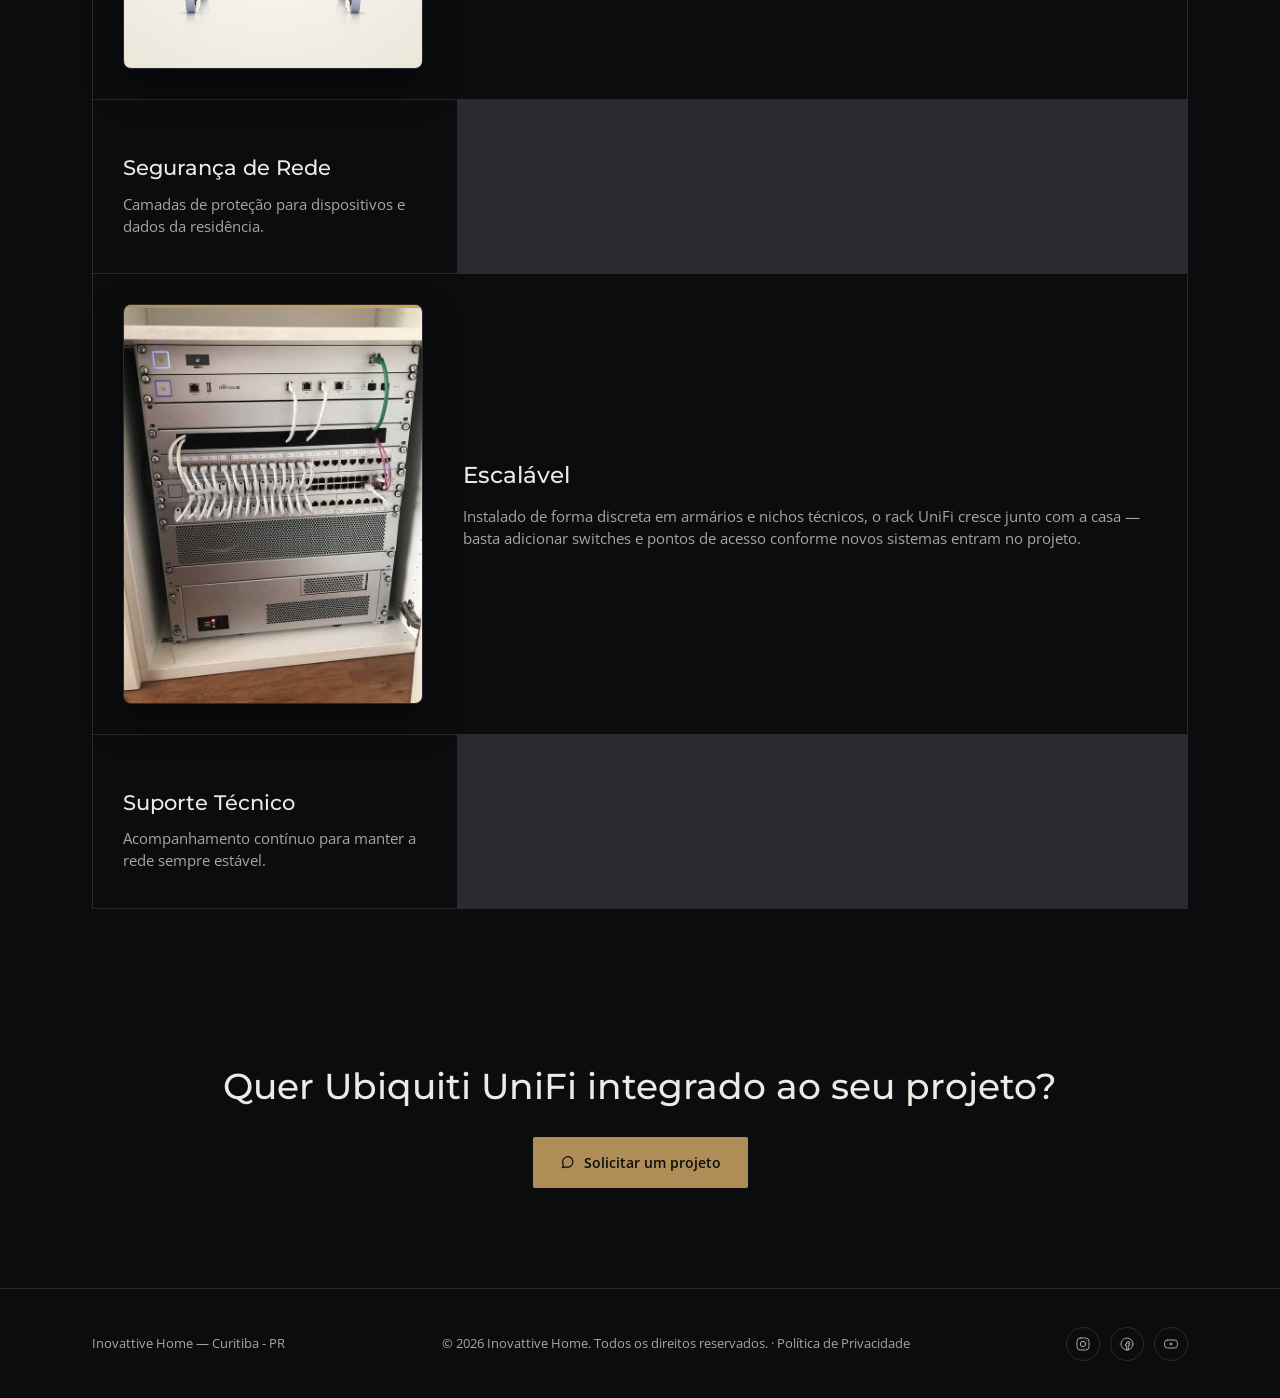
<file: unifi/index.html>
<!DOCTYPE html>
<html lang="pt-BR">
<head>
<!-- Google Tag Manager -->
<script>(function(w,d,s,l,i){w[l]=w[l]||[];w[l].push({'gtm.start':
new Date().getTime(),event:'gtm.js'});var f=d.getElementsByTagName(s)[0],
j=d.createElement(s),dl=l!='dataLayer'?'&l='+l:'';j.async=true;j.src=
'https://www.googletagmanager.com/gtm.js?id='+i+dl;f.parentNode.insertBefore(j,f);
})(window,document,'script','dataLayer','GTM-NXWMRC7');</script>
<!-- End Google Tag Manager -->
<meta charset="UTF-8">
<meta name="viewport" content="width=device-width, initial-scale=1.0">
<title>Ubiquiti UniFi — Redes de Alta Performance | Inovattive Home</title>
<meta name="description" content="Infraestrutura de rede Ubiquiti UniFi em Curitiba: Wi-Fi robusto para suportar automação, câmeras e streaming sem perda de desempenho.">
<link rel="canonical" href="https://inovattivehome.com.br/unifi/">
<link rel="icon" href="../img/favicon.ico" sizes="any">
<link rel="icon" type="image/png" href="../img/favicon-32x32.png" sizes="32x32">
<link rel="icon" type="image/png" href="../img/favicon-192x192.png" sizes="192x192">
<link rel="apple-touch-icon" href="../img/apple-touch-icon.png">

<meta property="og:type" content="website">
<meta property="og:site_name" content="Inovattive Home">
<meta property="og:title" content="Ubiquiti UniFi — Redes de Alta Performance | Inovattive Home">
<meta property="og:description" content="Infraestrutura de rede Ubiquiti UniFi em Curitiba: Wi-Fi robusto para suportar automação, câmeras e streaming sem perda de desempenho.">
<meta property="og:url" content="https://inovattivehome.com.br/unifi/">
<meta property="og:image" content="https://inovattivehome.com.br/img/hero-home.jpg">
<meta property="og:locale" content="pt_BR">

<meta name="twitter:card" content="summary_large_image">
<meta name="twitter:title" content="Ubiquiti UniFi — Redes de Alta Performance | Inovattive Home">
<meta name="twitter:description" content="Infraestrutura de rede Ubiquiti UniFi em Curitiba: Wi-Fi robusto para suportar automação, câmeras e streaming sem perda de desempenho.">
<meta name="twitter:image" content="https://inovattivehome.com.br/img/hero-home.jpg">

<link rel="preconnect" href="https://fonts.googleapis.com">
<link href="https://fonts.googleapis.com/css2?family=Montserrat:wght@400;500;600;700&family=Open+Sans:wght@400;500;600;700&family=IBM+Plex+Mono:wght@400;500&display=swap" rel="stylesheet">
<link rel="stylesheet" href="../css/style.css?v=12">
</head>
<body>
<!-- Google Tag Manager (noscript) -->
<noscript><iframe src="https://www.googletagmanager.com/ns.html?id=GTM-NXWMRC7"
height="0" width="0" style="display:none;visibility:hidden"></iframe></noscript>
<!-- End Google Tag Manager (noscript) -->

<header class="site-header">
  <div class="wrap header-row">
    <a href="../index.html" class="logo"><img src="../img/logo.png" alt="Inovattive Home"></a>
    <button class="nav-toggle" aria-label="Abrir menu" aria-expanded="false">
      <span></span><span></span><span></span>
    </button>
    <nav class="main-nav">
      <a href="../index.html#servicos">Serviços</a>
      <a href="../index.html#portfolio">Portfólio</a>
      <a href="../index.html#experiencia">Experiência</a>
      <a href="../index.html#processo">Processo</a>
      <a href="../index.html#marcas">Marcas</a>
      <a href="../corporativo/index.html">Corporativo</a>
      <a href="../sobre/index.html">Sobre</a>
      <a href="../index.html#contact-form" class="nav-cta">Fale com um especialista</a>
    </nav>
  </div>
</header>

<section class="brand-hero">
  <div class="wrap brand-hero-grid">
    <div>
      <a href="../index.html#marcas" class="brand-back">&larr; Voltar para Marcas</a>
      <p class="eyebrow"><span class="eyebrow-line"></span>Marca Parceira</p>
      <h1>Ubiquiti UniFi</h1>
      <p class="brand-hero-desc">Toda automação de alto padrão depende de uma rede robusta por trás dela. A Inovattive Home projeta redes Ubiquiti UniFi capazes de suportar dezenas de dispositivos simultâneos — automação, câmeras, streaming — sem perda de performance.</p>
    </div>
    <img class="brand-logo-large" src="../img/brands/ubiquiti.png" alt="Ubiquiti UniFi">
  </div>
</section>

<section class="brand-highlights">
  <div class="wrap">
    <p class="section-eyebrow">Destaques Ubiquiti UniFi</p>
    <h2>O que essa parceria entrega pro seu projeto</h2>
    <div class="services-grid">
      <article class="service-card"><h3>Wi-Fi de Alta Capacidade</h3><p>Cobertura estável mesmo com dezenas de dispositivos conectados.</p></article>
      <article class="service-card service-card-featured">
        <div class="service-card-img-wrap photo"><img class="service-card-img" src="../img/brands/ubiquiti-produtos/cabeamento-parede.jpeg" alt="Cabeamento estruturado UniFi passado na parede"></div>
        <div>
          <h3>Rede Cabeada Estruturada</h3>
          <p>Cabeamento planejado e identificado desde a obra, direto nas caixas de parede — a infraestrutura física invisível que sustenta toda a automação, o Wi-Fi e as câmeras da casa sem gargalos.</p>
        </div>
      </article>
      <article class="service-card service-card-featured">
        <div class="service-card-img-wrap"><img class="service-card-img" src="../img/brands/ubiquiti-produtos/rack-gerenciamento.png" alt="Rack UniFi com UDM Pro, switches e gerenciamento centralizado"></div>
        <div>
          <h3>Gerenciamento Centralizado</h3>
          <p>Roteador, switches, PDU e proteção de energia organizados em um único rack, com toda a rede monitorada e configurada a partir de um painel central — o UniFi OS Console.</p>
        </div>
      </article>
      <article class="service-card"><h3>Segurança de Rede</h3><p>Camadas de proteção para dispositivos e dados da residência.</p></article>
      <article class="service-card service-card-featured">
        <div class="service-card-img-wrap photo"><img class="service-card-img" src="../img/brands/ubiquiti-produtos/rack-instalado.jpeg" alt="Rack UniFi instalado em armário embutido"></div>
        <div>
          <h3>Escalável</h3>
          <p>Instalado de forma discreta em armários e nichos técnicos, o rack UniFi cresce junto com a casa — basta adicionar switches e pontos de acesso conforme novos sistemas entram no projeto.</p>
        </div>
      </article>
      <article class="service-card"><h3>Suporte Técnico</h3><p>Acompanhamento contínuo para manter a rede sempre estável.</p></article>
    </div>
  </div>
</section>

<section class="brand-cta">
  <div class="wrap">
    <h2>Quer Ubiquiti UniFi integrado ao seu projeto?</h2>
    <a href="../index.html#contact-form" class="btn btn-primary">
      <svg viewBox="0 0 20 20" fill="none" stroke="currentColor" stroke-width="1.5" stroke-linecap="round" stroke-linejoin="round" width="16" height="16"><path d="M3 17l1.2-3.6A6.5 6.5 0 1 1 8 16.2L3 17z"/></svg>
      Solicitar um projeto
    </a>
  </div>
</section>

<footer class="site-footer">
  <div class="wrap">
    <p>Inovattive Home — Curitiba - PR</p>
    <p class="footer-note">© 2026 Inovattive Home. Todos os direitos reservados. · <a href="../privacidade/index.html">Política de Privacidade</a></p>
    <div class="footer-social">
      <a href="https://www.instagram.com/inovattivehome/" target="_blank" rel="noopener" aria-label="Instagram"><svg viewBox="0 0 24 24" fill="none" stroke="currentColor" stroke-width="1.5" stroke-linecap="round" stroke-linejoin="round"><rect x="3" y="3" width="18" height="18" rx="5"/><circle cx="12" cy="12" r="4"/><circle cx="17.2" cy="6.8" r="0.6" fill="currentColor" stroke="none"/></svg></a>
      <a href="https://www.facebook.com/inovativehome/" target="_blank" rel="noopener" aria-label="Facebook"><svg viewBox="0 0 24 24" fill="none" stroke="currentColor" stroke-width="1.5" stroke-linecap="round" stroke-linejoin="round"><circle cx="12" cy="12" r="9"/><path d="M15 8.5h-1.5A2 2 0 0 0 11.5 10.5V12H9.5v2.5h2V21h2.5v-6.5h2l.4-2.5h-2.4v-1a.5.5 0 0 1 .5-.5H16z"/></svg></a>
      <a href="https://www.youtube.com/channel/UCbEOoF0XL7lhBxxzGGqCXdQ" target="_blank" rel="noopener" aria-label="YouTube"><svg viewBox="0 0 24 24" fill="none" stroke="currentColor" stroke-width="1.5" stroke-linecap="round" stroke-linejoin="round"><rect x="2.5" y="6" width="19" height="12" rx="4"/><path d="M10.3 9.6l5 2.4-5 2.4z" fill="currentColor" stroke="none"/></svg></a>
    </div>
  </div>
</footer>

<a href="https://wa.me/5541991510243?text=Ol%C3%A1!%20Vim%20do%20site%20e%20queria%20mais%20informa%C3%A7%C3%B5es." class="whatsapp-float" target="_blank" rel="noopener" aria-label="Falar no WhatsApp">
  <svg viewBox="0 0 32 32" fill="currentColor">
    <path d="M16.02 3C9.4 3 4 8.4 4 15.02c0 2.23.6 4.32 1.65 6.12L4 29l8.06-1.6a12.9 12.9 0 0 0 3.96.63c6.62 0 12.02-5.4 12.02-12.02C28.04 8.4 22.64 3 16.02 3zm0 21.9c-1.3 0-2.58-.24-3.77-.7l-.27-.1-4.78.95.98-4.66-.18-.29a9.87 9.87 0 0 1-1.5-5.16c0-5.47 4.45-9.92 9.94-9.92 5.47 0 9.92 4.45 9.92 9.92 0 5.48-4.45 9.96-9.94 9.96zm5.43-7.44c-.3-.15-1.76-.87-2.03-.97-.27-.1-.47-.15-.67.15-.2.3-.77.97-.94 1.17-.17.2-.35.22-.65.07-.3-.15-1.25-.46-2.38-1.47-.88-.78-1.47-1.75-1.65-2.05-.17-.3-.02-.46.13-.6.13-.13.3-.35.45-.52.15-.17.2-.3.3-.5.1-.2.05-.37-.02-.52-.07-.15-.67-1.6-.9-2.2-.24-.58-.49-.5-.67-.5h-.57c-.2 0-.52.07-.8.37-.27.3-1.04 1.02-1.04 2.5s1.07 2.9 1.22 3.1c.15.2 2.1 3.2 5.09 4.5.71.3 1.27.49 1.7.63.71.23 1.36.2 1.87.12.57-.08 1.76-.72 2.01-1.42.25-.7.25-1.3.17-1.42-.07-.13-.27-.2-.57-.35z"/>
  </svg>
</a>

<script src="../js/script.js?v=7"></script>
</body>
</html>
</file>
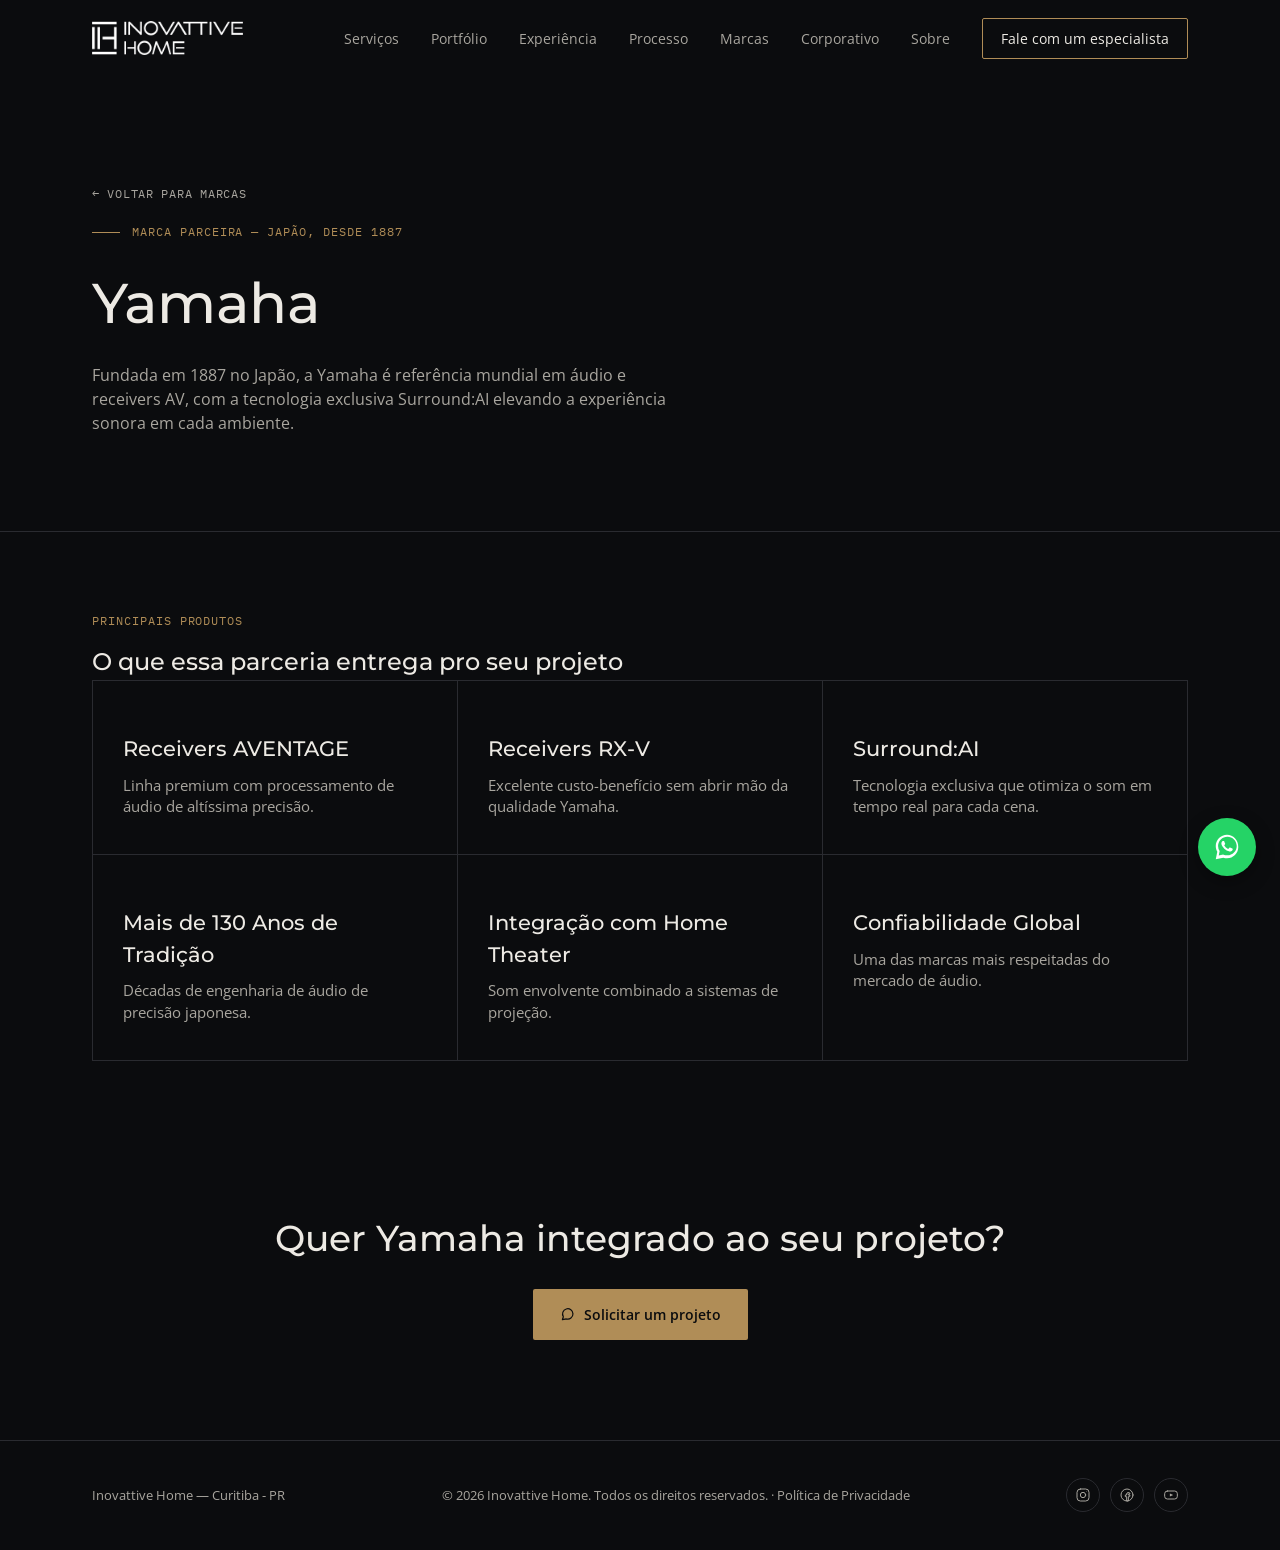
<file: yamaha/index.html>
<!DOCTYPE html>
<html lang="pt-BR">
<head>
<!-- Google Tag Manager -->
<script>(function(w,d,s,l,i){w[l]=w[l]||[];w[l].push({'gtm.start':
new Date().getTime(),event:'gtm.js'});var f=d.getElementsByTagName(s)[0],
j=d.createElement(s),dl=l!='dataLayer'?'&l='+l:'';j.async=true;j.src=
'https://www.googletagmanager.com/gtm.js?id='+i+dl;f.parentNode.insertBefore(j,f);
})(window,document,'script','dataLayer','GTM-NXWMRC7');</script>
<!-- End Google Tag Manager -->
<meta charset="UTF-8">
<meta name="viewport" content="width=device-width, initial-scale=1.0">
<title>Yamaha — Som de Referência Mundial | Inovattive Home</title>
<meta name="description" content="Sistemas de áudio Yamaha em Curitiba: receivers AVENTAGE e RX-V com tecnologia Surround:AI, integrados à automação residencial.">
<link rel="canonical" href="https://inovattivehome.com.br/yamaha/">
<link rel="icon" href="../img/favicon.ico" sizes="any">
<link rel="icon" type="image/png" href="../img/favicon-32x32.png" sizes="32x32">
<link rel="icon" type="image/png" href="../img/favicon-192x192.png" sizes="192x192">
<link rel="apple-touch-icon" href="../img/apple-touch-icon.png">

<meta property="og:type" content="website">
<meta property="og:site_name" content="Inovattive Home">
<meta property="og:title" content="Yamaha — Som de Referência Mundial | Inovattive Home">
<meta property="og:description" content="Sistemas de áudio Yamaha em Curitiba: receivers AVENTAGE e RX-V com tecnologia Surround:AI, integrados à automação residencial.">
<meta property="og:url" content="https://inovattivehome.com.br/yamaha/">
<meta property="og:image" content="https://inovattivehome.com.br/img/hero-home.jpg">
<meta property="og:locale" content="pt_BR">

<meta name="twitter:card" content="summary_large_image">
<meta name="twitter:title" content="Yamaha — Som de Referência Mundial | Inovattive Home">
<meta name="twitter:description" content="Sistemas de áudio Yamaha em Curitiba: receivers AVENTAGE e RX-V com tecnologia Surround:AI, integrados à automação residencial.">
<meta name="twitter:image" content="https://inovattivehome.com.br/img/hero-home.jpg">

<link rel="preconnect" href="https://fonts.googleapis.com">
<link href="https://fonts.googleapis.com/css2?family=Montserrat:wght@400;500;600;700&family=Open+Sans:wght@400;500;600;700&family=IBM+Plex+Mono:wght@400;500&display=swap" rel="stylesheet">
<link rel="stylesheet" href="../css/style.css?v=12">
</head>
<body>
<!-- Google Tag Manager (noscript) -->
<noscript><iframe src="https://www.googletagmanager.com/ns.html?id=GTM-NXWMRC7"
height="0" width="0" style="display:none;visibility:hidden"></iframe></noscript>
<!-- End Google Tag Manager (noscript) -->

<header class="site-header">
  <div class="wrap header-row">
    <a href="../index.html" class="logo"><img src="../img/logo.png" alt="Inovattive Home"></a>
    <button class="nav-toggle" aria-label="Abrir menu" aria-expanded="false">
      <span></span><span></span><span></span>
    </button>
    <nav class="main-nav">
      <a href="../index.html#servicos">Serviços</a>
      <a href="../index.html#portfolio">Portfólio</a>
      <a href="../index.html#experiencia">Experiência</a>
      <a href="../index.html#processo">Processo</a>
      <a href="../index.html#marcas">Marcas</a>
      <a href="../corporativo/index.html">Corporativo</a>
      <a href="../sobre/index.html">Sobre</a>
      <a href="../index.html#contact-form" class="nav-cta">Fale com um especialista</a>
    </nav>
  </div>
</header>

<section class="brand-hero">
  <div class="wrap brand-hero-grid">
    <div>
      <a href="../index.html#marcas" class="brand-back">&larr; Voltar para Marcas</a>
      <p class="eyebrow"><span class="eyebrow-line"></span>Marca Parceira — Japão, desde 1887</p>
      <h1>Yamaha</h1>
      <p class="brand-hero-desc">Fundada em 1887 no Japão, a Yamaha é referência mundial em áudio e receivers AV, com a tecnologia exclusiva Surround:AI elevando a experiência sonora em cada ambiente.</p>
    </div>
    
  </div>
</section>

<section class="brand-highlights">
  <div class="wrap">
    <p class="section-eyebrow">Principais Produtos</p>
    <h2>O que essa parceria entrega pro seu projeto</h2>
    <div class="services-grid">
      <article class="service-card"><h3>Receivers AVENTAGE</h3><p>Linha premium com processamento de áudio de altíssima precisão.</p></article>
      <article class="service-card"><h3>Receivers RX-V</h3><p>Excelente custo-benefício sem abrir mão da qualidade Yamaha.</p></article>
      <article class="service-card"><h3>Surround:AI</h3><p>Tecnologia exclusiva que otimiza o som em tempo real para cada cena.</p></article>
      <article class="service-card"><h3>Mais de 130 Anos de Tradição</h3><p>Décadas de engenharia de áudio de precisão japonesa.</p></article>
      <article class="service-card"><h3>Integração com Home Theater</h3><p>Som envolvente combinado a sistemas de projeção.</p></article>
      <article class="service-card"><h3>Confiabilidade Global</h3><p>Uma das marcas mais respeitadas do mercado de áudio.</p></article>
    </div>
  </div>
</section>



<section class="brand-cta">
  <div class="wrap">
    <h2>Quer Yamaha integrado ao seu projeto?</h2>
    <a href="../index.html#contact-form" class="btn btn-primary">
      <svg viewBox="0 0 20 20" fill="none" stroke="currentColor" stroke-width="1.5" stroke-linecap="round" stroke-linejoin="round" width="16" height="16"><path d="M3 17l1.2-3.6A6.5 6.5 0 1 1 8 16.2L3 17z"/></svg>
      Solicitar um projeto
    </a>
  </div>
</section>

<footer class="site-footer">
  <div class="wrap">
    <p>Inovattive Home — Curitiba - PR</p>
    <p class="footer-note">© 2026 Inovattive Home. Todos os direitos reservados. · <a href="../privacidade/index.html">Política de Privacidade</a></p>
    <div class="footer-social">
      <a href="https://www.instagram.com/inovattivehome/" target="_blank" rel="noopener" aria-label="Instagram"><svg viewBox="0 0 24 24" fill="none" stroke="currentColor" stroke-width="1.5" stroke-linecap="round" stroke-linejoin="round"><rect x="3" y="3" width="18" height="18" rx="5"/><circle cx="12" cy="12" r="4"/><circle cx="17.2" cy="6.8" r="0.6" fill="currentColor" stroke="none"/></svg></a>
      <a href="https://www.facebook.com/inovativehome/" target="_blank" rel="noopener" aria-label="Facebook"><svg viewBox="0 0 24 24" fill="none" stroke="currentColor" stroke-width="1.5" stroke-linecap="round" stroke-linejoin="round"><circle cx="12" cy="12" r="9"/><path d="M15 8.5h-1.5A2 2 0 0 0 11.5 10.5V12H9.5v2.5h2V21h2.5v-6.5h2l.4-2.5h-2.4v-1a.5.5 0 0 1 .5-.5H16z"/></svg></a>
      <a href="https://www.youtube.com/channel/UCbEOoF0XL7lhBxxzGGqCXdQ" target="_blank" rel="noopener" aria-label="YouTube"><svg viewBox="0 0 24 24" fill="none" stroke="currentColor" stroke-width="1.5" stroke-linecap="round" stroke-linejoin="round"><rect x="2.5" y="6" width="19" height="12" rx="4"/><path d="M10.3 9.6l5 2.4-5 2.4z" fill="currentColor" stroke="none"/></svg></a>
    </div>
  </div>
</footer>

<a href="https://wa.me/5541991510243?text=Ol%C3%A1!%20Vim%20do%20site%20e%20queria%20mais%20informa%C3%A7%C3%B5es." class="whatsapp-float" target="_blank" rel="noopener" aria-label="Falar no WhatsApp">
  <svg viewBox="0 0 32 32" fill="currentColor">
    <path d="M16.02 3C9.4 3 4 8.4 4 15.02c0 2.23.6 4.32 1.65 6.12L4 29l8.06-1.6a12.9 12.9 0 0 0 3.96.63c6.62 0 12.02-5.4 12.02-12.02C28.04 8.4 22.64 3 16.02 3zm0 21.9c-1.3 0-2.58-.24-3.77-.7l-.27-.1-4.78.95.98-4.66-.18-.29a9.87 9.87 0 0 1-1.5-5.16c0-5.47 4.45-9.92 9.94-9.92 5.47 0 9.92 4.45 9.92 9.92 0 5.48-4.45 9.96-9.94 9.96zm5.43-7.44c-.3-.15-1.76-.87-2.03-.97-.27-.1-.47-.15-.67.15-.2.3-.77.97-.94 1.17-.17.2-.35.22-.65.07-.3-.15-1.25-.46-2.38-1.47-.88-.78-1.47-1.75-1.65-2.05-.17-.3-.02-.46.13-.6.13-.13.3-.35.45-.52.15-.17.2-.3.3-.5.1-.2.05-.37-.02-.52-.07-.15-.67-1.6-.9-2.2-.24-.58-.49-.5-.67-.5h-.57c-.2 0-.52.07-.8.37-.27.3-1.04 1.02-1.04 2.5s1.07 2.9 1.22 3.1c.15.2 2.1 3.2 5.09 4.5.71.3 1.27.49 1.7.63.71.23 1.36.2 1.87.12.57-.08 1.76-.72 2.01-1.42.25-.7.25-1.3.17-1.42-.07-.13-.27-.2-.57-.35z"/>
  </svg>
</a>

<script src="../js/script.js?v=7"></script>
</body>
</html>
</file>
<file: css/style.css>
:root {
  --bg: #0B0C0E;
  --panel: #17181B;
  --panel-2: #1F2024;
  --line: #2A2B30;
  --ink: #EDEAE4;
  --ink-dim: #A9A69F;
  --brass: #B08D57;
  --brass-bright: #D4A64A;

  --font-display: 'Montserrat', sans-serif;
  --font-body: 'Open Sans', sans-serif;
  --font-mono: 'IBM Plex Mono', monospace;
}

* { box-sizing: border-box; }

html { scroll-behavior: smooth; }

body {
  margin: 0;
  background: var(--bg);
  color: var(--ink);
  font-family: var(--font-body);
  line-height: 1.5;
  -webkit-font-smoothing: antialiased;
  opacity: 0;
  animation: page-fade-in 0.45s ease forwards;
}
/* Importante: essa animação/transição do body usa só "opacity", nunca "transform".
   Um transform no body (mesmo translateY(0)) cria um novo containing block e
   quebra o position:fixed do header e do botão do WhatsApp (eles passam a
   "grudar" no fim da página em vez de acompanhar o scroll). */
@keyframes page-fade-in {
  from { opacity: 0; }
  to { opacity: 1; }
}
body.page-leaving {
  opacity: 0 !important;
  transition: opacity 0.26s ease;
  animation: none;
}

/* folga pra seções não ficarem escondidas atrás do header fixo ao rolar até uma âncora */
section[id] { scroll-margin-top: 96px; }
/* o CTA "Fale com um especialista"/"Solicitar um projeto" leva direto pro formulário
   (não só pro topo da seção de contato), então precisa da mesma folga */
#contact-form { scroll-margin-top: 96px; }

@media (prefers-reduced-motion: reduce) {
  body { animation: none; opacity: 1; }
  body.page-leaving { transition: none; }
}

.wrap {
  max-width: 1160px;
  margin: 0 auto;
  padding: 0 32px;
}

a { color: inherit; text-decoration: none; }

h1, h2, h3 { font-family: var(--font-display); font-weight: 500; margin: 0; }

em { font-style: normal; color: var(--brass-bright); }

/* Header */
.site-header {
  position: fixed;
  top: 0;
  left: 0;
  right: 0;
  z-index: 50;
  background: transparent;
  border-bottom: 1px solid transparent;
  transition: background 0.3s ease, backdrop-filter 0.3s ease, border-color 0.3s ease;
}
.site-header.scrolled {
  background: rgba(11, 12, 14, 0.88);
  backdrop-filter: blur(10px);
  border-bottom-color: var(--line);
}

.header-row {
  display: flex;
  align-items: center;
  justify-content: space-between;
  height: 76px;
}

.logo {
  display: flex;
  align-items: center;
}
.logo img {
  height: 34px;
  width: auto;
  display: block;
}

.main-nav { display: flex; align-items: center; gap: 32px; }
.main-nav a {
  font-size: 14px;
  color: var(--ink-dim);
  transition: color 0.2s ease;
}
.main-nav a:hover { color: var(--ink); }

/* Botão hambúrguer — só aparece no mobile */
.nav-toggle {
  display: none;
  flex-direction: column;
  justify-content: center;
  align-items: center;
  gap: 5px;
  width: 40px;
  height: 40px;
  background: none;
  border: none;
  padding: 0;
  cursor: pointer;
  z-index: 60;
}
.nav-toggle span {
  display: block;
  width: 22px;
  height: 2px;
  background: var(--ink);
  border-radius: 1px;
  transition: transform 0.25s ease, opacity 0.2s ease;
}
.nav-toggle.open span:nth-child(1) { transform: translateY(7px) rotate(45deg); }
.nav-toggle.open span:nth-child(2) { opacity: 0; }
.nav-toggle.open span:nth-child(3) { transform: translateY(-7px) rotate(-45deg); }
.nav-cta {
  border: 1px solid var(--brass);
  padding: 9px 18px;
  border-radius: 2px;
  color: var(--ink) !important;
}
.nav-cta:hover { background: var(--brass); color: var(--bg) !important; }

/* Hero */
.hero {
  position: relative;
  padding: 108px 0 0;
  overflow: hidden;
  min-height: 720px;
}

.hero-bg {
  position: absolute;
  inset: 0;
  background:
    linear-gradient(180deg, rgba(11,12,14,0.55) 0%, rgba(11,12,14,0.75) 55%, #0B0C0E 100%),
    radial-gradient(ellipse 70% 50% at 70% 20%, rgba(176, 141, 87, 0.10), transparent 60%),
    url('../img/hero-home.jpg');
  background-size: cover;
  background-position: center;
  z-index: -1;
}

.hero-text { max-width: 680px; margin: 0; }

.eyebrow {
  display: flex;
  align-items: center;
  gap: 12px;
  font-family: var(--font-mono);
  font-size: 12px;
  letter-spacing: 0.08em;
  text-transform: uppercase;
  color: var(--brass);
  margin: 0 0 20px;
}
.eyebrow-line {
  display: inline-block;
  width: 28px;
  height: 1px;
  background: var(--brass);
}

.hero h1 {
  font-size: clamp(42px, 6vw, 68px);
  line-height: 1.05;
  margin-bottom: 22px;
}

.hero-sub {
  font-size: 18px;
  color: var(--ink-dim);
  max-width: 520px;
  margin-bottom: 36px;
}

.hero-actions { display: flex; gap: 16px; margin-bottom: 60px; }

.explore-cue {
  display: flex;
  flex-direction: column;
  align-items: center;
  gap: 10px;
  position: absolute;
  bottom: 36px;
  left: 50%;
  transform: translateX(-50%);
  font-family: var(--font-mono);
  font-size: 10.5px;
  letter-spacing: 0.12em;
  text-transform: uppercase;
  color: var(--ink-dim);
}
.explore-line {
  width: 1px;
  height: 36px;
  background: linear-gradient(180deg, var(--brass), transparent);
}

.btn {
  display: inline-flex;
  align-items: center;
  gap: 8px;
  padding: 14px 26px;
  border-radius: 2px;
  font-size: 14px;
  font-weight: 600;
  transition: all 0.2s ease;
  border: 1px solid transparent;
}
.btn-primary { background: var(--brass); color: var(--bg); }
.btn-primary:hover { background: var(--brass-bright); }
.btn-ghost { border-color: var(--line); color: var(--ink); }
.btn-ghost:hover { border-color: var(--brass); }

/* Scene keypad — signature element */
.scene-keypad {
  display: grid;
  grid-template-columns: repeat(4, 1fr);
  border-top: 1px solid var(--line);
}
.scene-btn {
  background: var(--panel);
  border: none;
  border-right: 1px solid var(--line);
  padding: 28px 16px;
  cursor: pointer;
  display: flex;
  flex-direction: column;
  align-items: center;
  gap: 10px;
  color: var(--ink-dim);
  transition: background 0.2s ease, color 0.2s ease;
}
.scene-btn:last-child { border-right: none; }
.scene-btn:hover, .scene-btn.active {
  background: var(--panel-2);
  color: var(--brass-bright);
}
.scene-icon { font-size: 22px; }
.scene-label { font-family: var(--font-mono); font-size: 11px; letter-spacing: 0.06em; text-transform: uppercase; }

/* Hero stats */
.hero-stats {
  display: flex;
  gap: 48px;
  padding-bottom: 56px;
}
.stat { display: flex; flex-direction: column; }
.stat-num {
  font-family: var(--font-display);
  font-size: 32px;
  color: var(--brass-bright);
}
.stat-label {
  font-family: var(--font-mono);
  font-size: 11px;
  letter-spacing: 0.04em;
  color: var(--ink-dim);
  margin-top: 4px;
}

/* Sections */
section { padding: 110px 0; }

.section-eyebrow {
  font-family: var(--font-mono);
  font-size: 12px;
  letter-spacing: 0.08em;
  text-transform: uppercase;
  color: var(--brass);
  margin: 0 0 14px;
}

.services h2, .portfolio h2, .contact h2 {
  font-size: clamp(30px, 4vw, 42px);
  max-width: 640px;
  margin-bottom: 60px;
}

/* Services */
.services-grid {
  display: grid;
  grid-template-columns: repeat(3, 1fr);
  gap: 1px;
  background: var(--line);
  border: 1px solid var(--line);
}
.service-card {
  background: var(--bg);
  padding: 36px 30px;
}
.service-icon {
  display: inline-flex;
  color: var(--brass);
}
.service-icon svg { width: 30px; height: 30px; }
.service-card h3 { font-size: 21px; margin: 16px 0 10px; }
.service-card p { font-size: 14.5px; color: var(--ink-dim); margin: 0; }

/* Card em destaque com imagem — usado quando um card do grid ganha foto de produto */
.service-card-featured {
  grid-column: 1 / -1;
  display: grid;
  grid-template-columns: 300px 1fr;
  gap: 40px;
  align-items: center;
  padding: 30px;
}
.service-card-featured .service-card-img-wrap {
  background: radial-gradient(circle at 50% 35%, #ffffff 0%, #ece6da 100%);
  border-radius: 8px;
  padding: 22px;
  border: 1px solid var(--line);
  box-shadow: 0 16px 36px rgba(0,0,0,0.4), inset 0 0 0 1px rgba(176,141,87,0.08);
  position: relative;
  overflow: hidden;
}
.service-card-featured .service-card-img-wrap::before {
  content: "";
  position: absolute;
  top: 0; left: 0; right: 0;
  height: 3px;
  background: linear-gradient(90deg, var(--brass), var(--brass-bright));
}
.service-card-featured .service-card-img {
  width: 100%;
  border-radius: 4px;
  display: block;
}

/* Variante pra fotos reais de instalação/ambiente (sem fundo branco de estúdio) */
.service-card-featured .service-card-img-wrap.photo {
  background: var(--panel-2);
  padding: 0;
}
.service-card-featured .service-card-img-wrap.photo .service-card-img {
  height: 100%;
  min-height: 220px;
  object-fit: cover;
  border-radius: 0;
}
/* Variante pra foto de produto sem fundo branco, mas sem cortar as laterais (mostra a imagem inteira) */
.service-card-featured .service-card-img-wrap.photo.contain {
  display: flex;
  align-items: center;
  justify-content: center;
  min-height: 0;
}
.service-card-featured .service-card-img-wrap.photo.contain .service-card-img {
  height: auto;
  min-height: 0;
  width: 100%;
  object-fit: contain;
}

/* Mini carrossel de fotos dentro do card de produto (setas esquerda/direita) */
.service-card-featured .service-card-img-wrap.product-carousel {
  height: 280px;
}
.service-card-featured .service-card-img-wrap.product-carousel .service-card-img {
  height: 100%;
  width: 100%;
  object-fit: contain;
}
.product-carousel .carousel-arrow {
  position: absolute;
  top: 50%;
  transform: translateY(-50%);
  z-index: 2;
  width: 34px;
  height: 34px;
  border-radius: 50%;
  border: 1px solid var(--line);
  background: rgba(11,12,14,0.65);
  color: var(--ink);
  font-size: 19px;
  line-height: 1;
  display: flex;
  align-items: center;
  justify-content: center;
  cursor: pointer;
  transition: background 0.2s ease, color 0.2s ease;
}
.product-carousel .carousel-arrow-prev { left: 10px; }
.product-carousel .carousel-arrow-next { right: 10px; }
.product-carousel .carousel-arrow:hover {
  background: var(--brass);
  color: #12100c;
}
@media (max-width: 720px) {
  .service-card-featured .service-card-img-wrap.product-carousel { height: 220px; }
}
.service-card-featured h3 { font-size: 23px; margin: 0 0 12px; }
.service-card-featured p { font-size: 15px; color: var(--ink-dim); margin: 0; }
@media (max-width: 720px) {
  .service-card-featured { grid-template-columns: 1fr; }
}

/* Portfolio */
.portfolio { background: var(--panel); }

/* Carousel */
.carousel {
  position: relative;
  display: flex;
  align-items: center;
  gap: 12px;
}
.carousel-track {
  display: flex;
  gap: 20px;
  overflow-x: auto;
  scroll-snap-type: x mandatory;
  scroll-behavior: smooth;
  padding-bottom: 8px;
  -webkit-overflow-scrolling: touch;
}
.carousel-track::-webkit-scrollbar { height: 6px; }
.carousel-track::-webkit-scrollbar-thumb { background: var(--line); border-radius: 3px; }
.carousel-item {
  flex: 0 0 auto;
  width: 320px;
  margin: 0;
  scroll-snap-align: start;
  border-radius: 2px;
  overflow: hidden;
  border: 1px solid var(--line);
  background: var(--panel-2);
  display: flex;
  flex-direction: column;
}
.carousel-img-wrap {
  width: 320px;
  height: 340px;
  display: flex;
  align-items: center;
  justify-content: center;
  background: #0E0F12;
  flex: 0 0 auto;
}
.carousel-item img {
  width: 100%;
  height: 100%;
  object-fit: contain;
  display: block;
}
.carousel-item figcaption {
  padding: 16px 18px 20px;
  display: flex;
  flex-direction: column;
  gap: 6px;
  border-top: 1px solid var(--line);
  flex: 1 1 auto;
}
.carousel-title {
  font-family: var(--font-display);
  font-size: 16px;
  color: var(--ink);
}
.carousel-desc {
  font-family: var(--font-body);
  font-size: 12.5px;
  color: var(--ink-dim);
  line-height: 1.5;
}
.carousel-btn {
  flex: 0 0 auto;
  width: 44px;
  height: 44px;
  border-radius: 50%;
  border: 1px solid var(--line);
  background: var(--panel);
  color: var(--ink);
  font-size: 22px;
  cursor: pointer;
  display: flex;
  align-items: center;
  justify-content: center;
  transition: border-color 0.2s ease, color 0.2s ease;
}
.carousel-btn:hover { border-color: var(--brass); color: var(--brass-bright); }

@media (max-width: 640px) {
  .carousel-item { width: 240px; }
  .carousel-img-wrap { width: 240px; height: 250px; }
  .carousel-btn { display: none; }
}

/* Testimonials */
.testimonials { background: var(--panel); }
.testimonials h2 { max-width: 640px; margin-bottom: 60px; font-size: clamp(30px, 4vw, 42px); }
.testimonials-grid {
  display: grid;
  grid-template-columns: repeat(3, 1fr);
  gap: 24px;
}
.testimonial-card {
  margin: 0;
  background: var(--bg);
  border: 1px solid var(--line);
  padding: 32px;
  border-radius: 2px;
}
.testimonial-source {
  display: flex;
  align-items: center;
  gap: 8px;
  margin-bottom: 18px;
  font-family: var(--font-mono);
  font-size: 10.5px;
  letter-spacing: 0.06em;
  text-transform: uppercase;
  color: var(--ink-dim);
}
.google-icon { width: 18px; height: 18px; flex: 0 0 auto; }
.testimonial-stars {
  display: flex;
  gap: 2px;
  margin-bottom: 14px;
}
.testimonial-stars svg { width: 15px; height: 15px; fill: #FBBC04; }
.testimonial-title {
  display: block;
  font-family: var(--font-display);
  font-size: 17px;
  color: var(--brass-bright);
  margin: 0 0 12px;
  line-height: 1.3;
}
.testimonial-card p {
  font-family: var(--font-display);
  font-size: 18px;
  line-height: 1.4;
  color: var(--ink);
  margin: 0 0 24px;
}
.testimonial-card p.testimonial-quote {
  font-family: var(--font-body);
  font-size: 14.5px;
  color: var(--ink-dim);
  line-height: 1.6;
}
.testimonial-card footer {
  display: flex;
  flex-direction: column;
  border-top: 1px solid var(--line);
  padding-top: 14px;
}
.testimonial-name { font-size: 14px; font-weight: 600; }
.testimonial-loc {
  font-family: var(--font-mono);
  font-size: 11.5px;
  color: var(--ink-dim);
  margin-top: 2px;
}

/* Brands */
.brands { padding: 90px 0; }
.brands-title {
  text-align: center;
  max-width: 620px;
  margin: 0 auto;
  font-size: clamp(24px, 3vw, 32px);
}
.brands-marquee {
  margin-top: 48px;
  overflow: hidden;
  mask-image: linear-gradient(90deg, transparent, #000 10%, #000 90%, transparent);
  -webkit-mask-image: linear-gradient(90deg, transparent, #000 10%, #000 90%, transparent);
}
.brands-track {
  display: flex;
  gap: 64px;
  width: max-content;
  animation: brands-scroll 28s linear infinite;
}
.brands-track .brand-item {
  font-family: var(--font-display);
  font-size: 24px;
  color: var(--ink-dim);
  white-space: nowrap;
  display: flex;
  align-items: center;
  height: 40px;
  text-decoration: none;
  transition: opacity 0.2s ease;
}
.brands-track .brand-item:hover { opacity: 0.7; }
.brands-track .brand-item img {
  height: 32px;
  width: auto;
  max-width: 130px;
  object-fit: contain;
  filter: brightness(0) invert(1) opacity(0.72);
}
@keyframes brands-scroll {
  from { transform: translateX(0); }
  to { transform: translateX(-50%); }
}
.brands-marquee:hover .brands-track { animation-play-state: paused; }
@media (prefers-reduced-motion: reduce) {
  .brands-track { animation: none; }
}

/* Experience */
.experience-grid {
  display: grid;
  grid-template-columns: 1fr 1fr;
  gap: 64px;
  align-items: center;
}
.experience-img {
  border-radius: 2px;
  overflow: hidden;
  border: 1px solid var(--line);
}
.experience-img img { width: 100%; height: 100%; object-fit: cover; display: block; }
.experience-text h2 { font-size: clamp(28px, 3.4vw, 38px); margin: 12px 0 16px; }
.experience-sub { color: var(--ink-dim); margin-bottom: 32px; }
.experience-list { list-style: none; margin: 0; padding: 0; }
.experience-list li {
  display: flex;
  gap: 16px;
  padding: 18px 0;
  border-top: 1px solid var(--line);
}
.experience-list li:last-child { border-bottom: 1px solid var(--line); }
.experience-icon {
  flex: 0 0 auto;
  width: 40px;
  height: 40px;
  border: 1px solid var(--line);
  border-radius: 2px;
  display: flex;
  align-items: center;
  justify-content: center;
  color: var(--brass);
}
.experience-icon svg { width: 20px; height: 20px; }
.experience-list h3 { font-size: 16px; margin: 0 0 4px; }
.experience-list p { font-size: 13.5px; color: var(--ink-dim); margin: 0; }

/* Process */
.process { background: var(--panel); }
.process-title, .process-sub { text-align: center; }
.process-title { font-size: clamp(28px, 3.6vw, 40px); max-width: 720px; margin: 0 auto 18px; }
.process-sub { color: var(--ink-dim); max-width: 560px; margin: 0 auto 56px; }
.process-grid {
  display: grid;
  grid-template-columns: repeat(4, 1fr);
  gap: 1px;
  background: var(--line);
  border: 1px solid var(--line);
}
.process-step { background: var(--bg); padding: 32px 26px; }
.process-num {
  display: block;
  font-family: var(--font-display);
  font-size: 30px;
  color: var(--ink-dim);
  opacity: 0.5;
  margin-bottom: 8px;
}
.process-icon { display: inline-flex; color: var(--brass); margin-bottom: 14px; }
.process-icon svg { width: 24px; height: 24px; }
.process-step h3 { font-size: 17px; margin: 0 0 8px; }
.process-step p { font-size: 13.5px; color: var(--ink-dim); margin: 0; }

/* Contact */
.contact-grid {
  display: grid;
  grid-template-columns: 1fr 1fr;
  gap: 60px;
  align-items: start;
}
.contact-sub { color: var(--ink-dim); margin: 18px 0 30px; max-width: 420px; }

.contact-info-list { display: flex; flex-direction: column; gap: 18px; }
.contact-info-item {
  display: flex;
  align-items: center;
  gap: 16px;
}
.contact-info-icon {
  flex: 0 0 auto;
  width: 44px;
  height: 44px;
  border: 1px solid var(--line);
  border-radius: 2px;
  display: flex;
  align-items: center;
  justify-content: center;
  color: var(--brass);
}
.contact-info-icon svg { width: 20px; height: 20px; }
.contact-info-label {
  display: block;
  font-family: var(--font-mono);
  font-size: 10.5px;
  letter-spacing: 0.08em;
  text-transform: uppercase;
  color: var(--ink-dim);
  margin-bottom: 3px;
}
.contact-info-value { display: block; font-size: 14.5px; color: var(--ink); }
.contact-form {
  display: flex;
  flex-direction: column;
  gap: 6px;
  background: var(--panel);
  border: 1px solid var(--line);
  padding: 32px;
  border-radius: 2px;
}
.contact-form label {
  font-family: var(--font-mono);
  font-size: 11px;
  text-transform: uppercase;
  letter-spacing: 0.06em;
  color: var(--ink-dim);
  margin-top: 14px;
}
.contact-form label:first-child { margin-top: 0; }
.contact-form input, .contact-form textarea, .contact-form select {
  background: var(--bg);
  border: 1px solid var(--line);
  color: var(--ink);
  padding: 12px 14px;
  border-radius: 2px;
  font-family: var(--font-body);
  font-size: 14px;
  resize: vertical;
}
.contact-form select {
  appearance: none;
  background-image: url("data:image/svg+xml,%3Csvg xmlns='http://www.w3.org/2000/svg' viewBox='0 0 20 20' fill='none' stroke='%23A9A69F' stroke-width='1.5'%3E%3Cpath d='M5 8l5 5 5-5'/%3E%3C/svg%3E");
  background-repeat: no-repeat;
  background-position: right 14px center;
}
.contact-form input:focus, .contact-form textarea:focus, .contact-form select:focus {
  outline: 2px solid var(--brass);
  outline-offset: 1px;
}
.btn-full { width: 100%; justify-content: center; }
.contact-form-note {
  font-size: 12px;
  color: var(--ink-dim);
  text-align: center;
  margin: 12px 0 0;
}
.contact-form button { margin-top: 22px; align-self: flex-start; border: none; cursor: pointer; }

/* Questionário dinâmico (estilo Typeform) */
.quiz-form { gap: 0; position: relative; overflow: hidden; }
.quiz-progress {
  height: 3px;
  background: var(--line);
  border-radius: 2px;
  margin-bottom: 28px;
  overflow: hidden;
}
.quiz-progress-bar {
  height: 100%;
  width: 20%;
  background: var(--brass);
  transition: width 0.35s ease;
}
.quiz-step { display: none; }
.quiz-step.active {
  display: block;
  animation: quizFadeIn 0.3s ease;
}
@keyframes quizFadeIn {
  from { opacity: 0; transform: translateY(6px); }
  to { opacity: 1; transform: translateY(0); }
}
.quiz-step-count {
  font-family: var(--font-mono);
  font-size: 11px;
  text-transform: uppercase;
  letter-spacing: 0.06em;
  color: var(--brass);
  margin: 0 0 10px;
}
.quiz-step .quiz-question {
  display: block;
  font-family: var(--font-display);
  font-size: 20px;
  color: var(--ink);
  margin: 0 0 20px;
  text-transform: none;
  letter-spacing: normal;
}
.quiz-options { display: flex; flex-direction: column; gap: 10px; }
.quiz-options .quiz-option {
  display: block;
  width: 100%;
  text-align: left;
  background: transparent;
  border: 1px solid var(--line);
  color: var(--ink);
  padding: 14px 18px;
  border-radius: 2px;
  font-family: var(--font-body);
  font-size: 15px;
  cursor: pointer;
  margin: 0;
  align-self: auto;
  transition: border-color 0.2s ease, background 0.2s ease, color 0.2s ease;
}
.quiz-options .quiz-option:hover { border-color: var(--brass); }
.quiz-options .quiz-option.selected {
  border-color: var(--brass);
  background: var(--panel-2);
  color: var(--brass-bright);
}
.quiz-form input, .quiz-form textarea {
  margin-top: 0;
}
.quiz-nav {
  display: flex;
  align-items: center;
  justify-content: space-between;
  margin-top: 24px;
}
.quiz-nav-back-only { justify-content: flex-start; }
.quiz-nav .quiz-back {
  background: none;
  border: none;
  color: var(--ink-dim);
  font-family: var(--font-body);
  font-size: 13px;
  cursor: pointer;
  margin: 0;
  padding: 8px 0;
  align-self: auto;
}
.quiz-nav .quiz-back:hover { color: var(--brass-bright); }
.quiz-nav .btn { margin: 0; align-self: auto; }

/* Footer */
.site-footer {
  border-top: 1px solid var(--line);
  padding: 32px 0;
}
.site-footer .wrap {
  display: flex;
  justify-content: space-between;
  align-items: center;
  flex-wrap: wrap;
  gap: 16px;
  font-size: 13px;
  color: var(--ink-dim);
}
.footer-social {
  display: flex;
  gap: 10px;
}
.footer-social a {
  display: flex;
  align-items: center;
  justify-content: center;
  width: 34px;
  height: 34px;
  border-radius: 50%;
  border: 1px solid var(--line);
  color: var(--ink-dim);
  transition: border-color 0.2s ease, color 0.2s ease;
}
.footer-social a svg { width: 16px; height: 16px; }
.footer-social a:hover {
  border-color: var(--brass);
  color: var(--brass-bright);
}
@media (max-width: 480px) {
  .site-footer .wrap { justify-content: center; text-align: center; }
}

/* Responsive */
@media (max-width: 860px) {
  .nav-toggle { display: flex; }
  .main-nav {
    position: fixed;
    top: 76px;
    left: 0;
    right: 0;
    flex-direction: column;
    align-items: stretch;
    gap: 0;
    background: rgba(11, 12, 14, 0.98);
    backdrop-filter: blur(10px);
    border-bottom: 1px solid var(--line);
    padding: 4px 32px 20px;
    max-height: calc(100vh - 76px);
    overflow-y: auto;
    transform: translateY(-8px);
    opacity: 0;
    pointer-events: none;
    transition: opacity 0.22s ease, transform 0.22s ease;
  }
  .main-nav.open {
    opacity: 1;
    transform: translateY(0);
    pointer-events: auto;
  }
  .main-nav a {
    padding: 15px 0;
    border-bottom: 1px solid var(--line);
    font-size: 15px;
  }
  .main-nav a:last-child { border-bottom: none; }
  .main-nav .nav-cta {
    margin-top: 14px;
    display: flex;
    justify-content: center;
  }
  .services-grid { grid-template-columns: 1fr; }
  .portfolio-grid { grid-template-columns: 1fr; }
  .scene-keypad { grid-template-columns: repeat(2, 1fr); }
  .contact-grid { grid-template-columns: 1fr; }
  .hero { padding-top: 110px; }
  .hero-stats { gap: 28px; flex-wrap: wrap; }
  .testimonials-grid { grid-template-columns: 1fr; }
  .experience-grid { grid-template-columns: 1fr; gap: 32px; }
  .process-grid { grid-template-columns: 1fr; }
}

/* Brand pages */
.brand-hero {
  padding: 180px 0 80px;
  border-bottom: 1px solid var(--line);
}
.brand-hero-grid {
  display: grid;
  grid-template-columns: 1fr auto;
  gap: 48px;
  align-items: center;
}
.brand-hero h1 { font-size: clamp(36px, 5vw, 56px); margin: 14px 0 18px; }
.brand-hero-desc { color: var(--ink-dim); max-width: 600px; font-size: 16px; }
.brand-logo-large {
  height: 64px;
  width: auto;
  max-width: 220px;
  object-fit: contain;
  filter: brightness(0) invert(1);
  opacity: 0.92;
}
.brand-logo-large.brand-logo-color { filter: none; opacity: 1; background: #fff; padding: 14px 20px; border-radius: 4px; }
.brand-highlights { padding: 80px 0; }
.brand-back {
  display: inline-flex;
  align-items: center;
  gap: 6px;
  font-family: var(--font-mono);
  font-size: 12px;
  color: var(--ink-dim);
  text-transform: uppercase;
  letter-spacing: 0.06em;
  margin-bottom: 20px;
}
.brand-back:hover { color: var(--brass); }
.brand-cta {
  padding: 70px 0 100px;
  text-align: center;
}
.brand-cta h2 { font-size: clamp(26px, 3.4vw, 36px); margin-bottom: 24px; }

/* CTA secundário (ex: link pra vídeo de um projeto) entre os destaques e o CTA final */
.brand-cta.video-cta {
  padding: 0 0 70px;
  border-top: 1px solid var(--line);
  padding-top: 60px;
}
.video-embed {
  position: relative;
  max-width: 800px;
  margin: 32px auto 0;
  border-radius: 10px;
  overflow: hidden;
  border: 1px solid var(--line);
  box-shadow: 0 20px 50px rgba(0,0,0,0.45);
  aspect-ratio: 16 / 9;
  background: var(--panel-2);
}
.video-embed iframe {
  position: absolute;
  top: 0;
  left: 0;
  width: 100%;
  height: 100%;
  border: 0;
  display: block;
}

.brand-cases { padding: 0 0 80px; }
.cases-list { list-style: none; margin: 40px 0 0; padding: 0; display: grid; gap: 1px; background: var(--line); border: 1px solid var(--line); }
.case-item { background: var(--bg); }
.case-item a { display: block; padding: 22px 26px; color: var(--ink); text-decoration: none; transition: background 0.2s ease; }
.case-item a:hover { background: var(--panel); }
.case-title { display: block; font-family: var(--font-display); font-size: 17px; margin-bottom: 4px; }
.case-desc { display: block; font-size: 13.5px; color: var(--ink-dim); }

/* Brand product highlight */
.brand-product { padding: 20px 0 80px; }
.brand-product-grid {
  display: grid;
  grid-template-columns: 1fr 1fr;
  gap: 56px;
  align-items: center;
}
.brand-product-grid img {
  width: 100%;
  border-radius: 2px;
  border: 1px solid var(--line);
  background: #fff;
}
.brand-product-desc { color: var(--ink-dim); margin-top: 16px; }
@media (max-width: 720px) {
  .brand-product-grid { grid-template-columns: 1fr; }
}

/* About page */
.about-story { padding: 80px 0 100px; }
.about-story-grid {
  display: grid;
  grid-template-columns: 280px 1fr;
  gap: 56px;
}
.founder-card {
  border: 1px solid var(--line);
  padding: 28px;
  border-radius: 2px;
  height: max-content;
  position: sticky;
  top: 110px;
}
.founder-avatar {
  width: 140px;
  height: 140px;
  margin-bottom: 18px;
  font-family: var(--font-display);
  font-size: 26px;
  color: var(--brass);
}
.founder-photo-carousel {
  position: relative;
  width: 100%;
  height: 100%;
}
.founder-photo-mask {
  display: block;
  width: 100%;
  height: 100%;
  border-radius: 50%;
  overflow: hidden;
  border: 1px solid var(--line);
  background: var(--panel-2);
}
.founder-photo-mask img {
  width: 100%;
  height: 100%;
  object-fit: cover;
  display: block;
}
.founder-photo-carousel .carousel-arrow {
  position: absolute;
  top: 50%;
  transform: translateY(-50%);
  width: 26px;
  height: 26px;
  border-radius: 50%;
  border: 1px solid var(--line);
  background: rgba(11,12,14,0.75);
  color: var(--ink);
  font-size: 15px;
  line-height: 1;
  display: flex;
  align-items: center;
  justify-content: center;
  cursor: pointer;
  z-index: 2;
  transition: background 0.2s ease, color 0.2s ease;
}
.founder-photo-carousel .carousel-arrow-prev { left: -10px; }
.founder-photo-carousel .carousel-arrow-next { right: -10px; }
.founder-photo-carousel .carousel-arrow:hover {
  background: var(--brass);
  color: #12100c;
}
.founder-name { font-family: var(--font-display); font-size: 19px; margin-bottom: 4px; }
.founder-role { font-family: var(--font-mono); font-size: 11.5px; color: var(--ink-dim); text-transform: uppercase; letter-spacing: 0.05em; }
.about-story-text p {
  font-size: 16.5px;
  line-height: 1.75;
  color: var(--ink-dim);
  margin: 0 0 22px;
}
.about-story-text p:first-child { color: var(--ink); font-size: 19px; font-family: var(--font-display); line-height: 1.5; }

@media (max-width: 720px) {
  .about-story-grid { grid-template-columns: 1fr; }
  .founder-card { position: static; }
}

@media (max-width: 640px) {
  .brand-hero-grid { grid-template-columns: 1fr; }
  .brand-hero { padding-top: 130px; }
}
.whatsapp-float {
  position: fixed;
  bottom: calc(24px + env(safe-area-inset-bottom, 0px));
  right: 24px;
  width: 58px;
  height: 58px;
  background: #25D366;
  border-radius: 50%;
  display: flex;
  align-items: center;
  justify-content: center;
  color: #fff;
  box-shadow: 0 6px 18px rgba(0,0,0,0.35);
  z-index: 100;
  transition: transform 0.2s ease, box-shadow 0.2s ease;
}
.whatsapp-float svg { width: 30px; height: 30px; }
.whatsapp-float:hover {
  transform: scale(1.08);
  box-shadow: 0 8px 22px rgba(0,0,0,0.45);
}

@media (max-width: 640px) {
  .whatsapp-float { width: 52px; height: 52px; bottom: calc(18px + env(safe-area-inset-bottom, 0px)); right: 18px; }
  .whatsapp-float svg { width: 26px; height: 26px; }
}

/* Página de Política de Privacidade / LGPD */
.legal-content { padding: 70px 0 100px; }
.legal-content .wrap { max-width: 760px; }
.legal-content h2 {
  font-size: 24px;
  margin: 44px 0 14px;
}
.legal-content h2:first-of-type { margin-top: 0; }
.legal-content p, .legal-content li {
  font-size: 15.5px;
  line-height: 1.75;
  color: var(--ink-dim);
  margin: 0 0 16px;
}
.legal-content ul { padding-left: 20px; margin: 0 0 16px; }
.legal-content li { margin-bottom: 8px; }
.legal-content strong { color: var(--ink); font-weight: 600; }
.legal-content .updated-note {
  font-family: var(--font-mono);
  font-size: 11.5px;
  text-transform: uppercase;
  letter-spacing: 0.05em;
  color: var(--brass);
  margin-bottom: 30px;
}

/* CTA WhatsApp entre seções (somente mobile) */
.mobile-whatsapp-cta { display: none; }
@media (max-width: 860px) {
  .mobile-whatsapp-cta {
    display: block;
    background: var(--panel-2);
    border-top: 1px solid var(--line);
    border-bottom: 1px solid var(--line);
    padding: 30px 0;
  }
  .mobile-whatsapp-cta .wrap {
    display: flex;
    flex-direction: column;
    align-items: center;
    text-align: center;
    gap: 14px;
  }
  .mobile-whatsapp-cta-icon {
    width: 46px;
    height: 46px;
    border-radius: 50%;
    background: #25D366;
    color: #fff;
    display: flex;
    align-items: center;
    justify-content: center;
    flex: 0 0 auto;
  }
  .mobile-whatsapp-cta-icon svg { width: 24px; height: 24px; }
  .mobile-whatsapp-cta p {
    font-size: 15px;
    color: var(--ink);
    max-width: 320px;
    margin: 0;
  }
}

@media (prefers-reduced-motion: reduce) {
  html { scroll-behavior: auto; }
  * { transition: none !important; }
}
</file>
